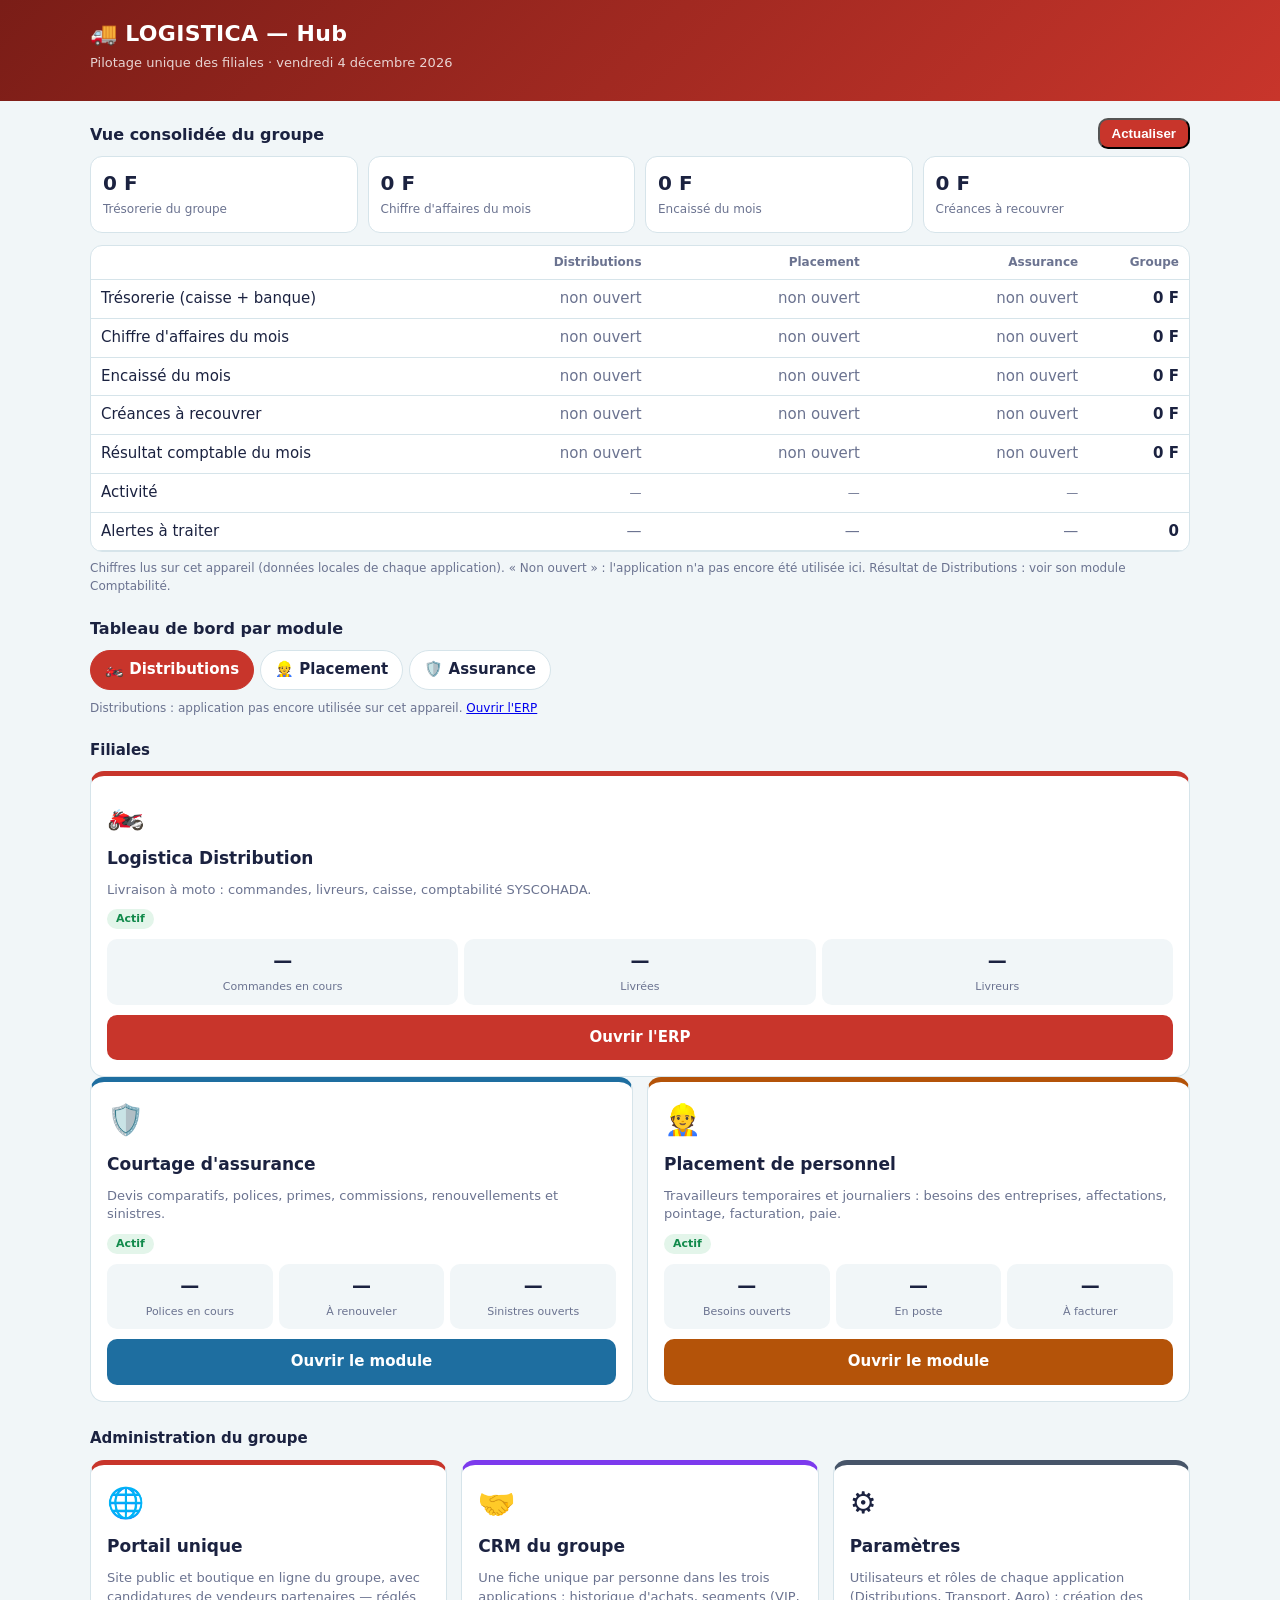
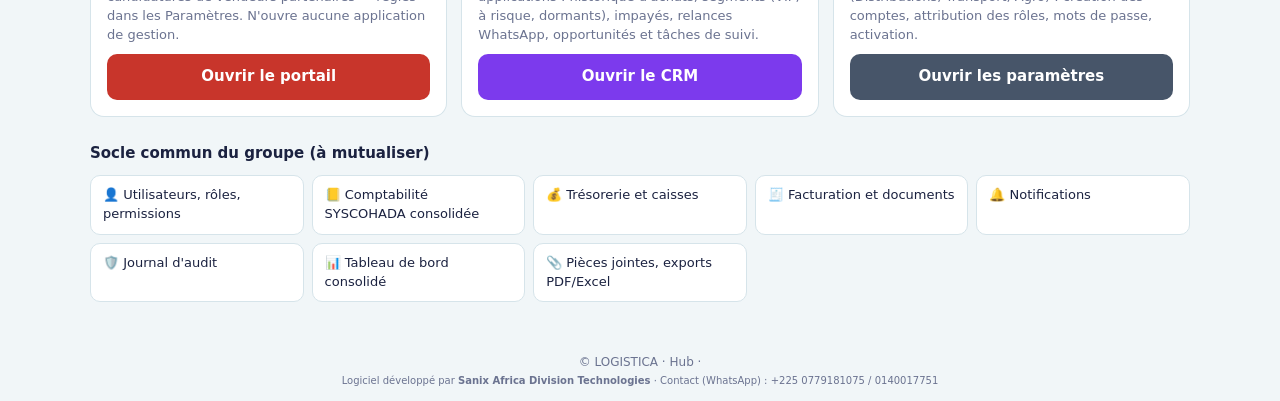
<file: index.html>
<!DOCTYPE html>
<html lang="fr">
<head>
<meta charset="utf-8">
<meta name="viewport" content="width=device-width,initial-scale=1,viewport-fit=cover">
<meta name="theme-color" content="#7a1d17">
<link rel="manifest" href="manifest-hub.webmanifest">
<link rel="icon" type="image/png" href="icons/hub-192.png">
<link rel="apple-touch-icon" href="icons/hub-apple-180.png">
<meta name="mobile-web-app-capable" content="yes"><meta name="apple-mobile-web-app-capable" content="yes"><meta name="apple-mobile-web-app-title" content="Logistica"><meta name="apple-mobile-web-app-status-bar-style" content="black-translucent">
<title>Hub LOGISTICA</title>
<style>
:root{--b:#c8352b;--b2:#7a1d17;--bg:#f1f6f8;--card:#fff;--tx:#1b2240;--mu:#6b7390;--ok:#118a4b;--wa:#b86e00;--bd:#d6e4ea;--g1:#c8352b;--g2:#c2410c;--g3:#15803d}
@media(prefers-color-scheme:dark){:root{--bg:#0a1a21;--card:#112832;--tx:#e6f0f3;--mu:#93a9b2;--bd:#1f3a46}}
*{box-sizing:border-box}
body{margin:0;font:15px/1.45 system-ui,"Segoe UI",Roboto,sans-serif;background:var(--bg);color:var(--tx);min-height:100vh}
header{background:linear-gradient(135deg,var(--b2),var(--b));color:#fff;padding:calc(18px + env(safe-area-inset-top)) 16px 28px}
.w{max-width:1100px;margin:0 auto}
header h1{margin:0;font-size:22px;letter-spacing:.3px}
header p{margin:4px 0 0;opacity:.8;font-size:13px}
.top{display:flex;justify-content:space-between;align-items:center;gap:10px;flex-wrap:wrap}
main{padding:0 16px 40px;margin-top:-16px}
.cards{display:grid;gap:14px;grid-template-columns:repeat(auto-fit,minmax(260px,1fr))}
.card{background:var(--card);border:1px solid var(--bd);border-radius:14px;padding:16px;display:flex;flex-direction:column;gap:10px;border-top:5px solid var(--c);text-decoration:none;color:inherit}
.card h2{margin:0;font-size:17px}
.card .ic{font-size:30px}
.card p{margin:0;color:var(--mu);font-size:13px}
.kp{display:grid;grid-template-columns:repeat(3,1fr);gap:6px}
.kp div{background:var(--bg);border-radius:10px;padding:8px;text-align:center}
.kp b{display:block;font-size:19px}
.kp span{font-size:11px;color:var(--mu)}
.badge{align-self:flex-start;padding:2px 9px;border-radius:99px;font-size:11px;font-weight:700;background:#e3f5ea;color:var(--ok)}
.badge.soon{background:#fff1d6;color:var(--wa)}
.btn{display:block;text-align:center;padding:12px;border-radius:10px;background:var(--c);color:#fff;font-weight:700;text-decoration:none;min-height:44px}
.btn[aria-disabled=true]{opacity:.45;pointer-events:none}
h3{margin:26px 0 10px;font-size:15px}
.mod{display:grid;gap:8px;grid-template-columns:repeat(auto-fit,minmax(200px,1fr))}
.mod div{background:var(--card);border:1px solid var(--bd);border-radius:10px;padding:10px 12px;font-size:13px}
.cons{margin:0 0 6px;padding-top:26px}td.act{white-space:normal;font-size:12px;min-width:150px;line-height:1.35}.cons h2{margin:22px 0 10px;font-size:16px}
.big{display:grid;gap:10px;grid-template-columns:repeat(auto-fit,minmax(190px,1fr));margin-bottom:12px}
.big div{background:var(--card);border:1px solid var(--bd);border-radius:12px;padding:12px}.big b{display:block;font-size:20px}.big span{font-size:12px;color:var(--mu)}
.tw{overflow:auto;border:1px solid var(--bd);border-radius:12px;background:var(--card)}table{width:100%;border-collapse:collapse}th,td{padding:8px 10px;border-bottom:1px solid var(--bd);text-align:right;white-space:nowrap}th:first-child,td:first-child{text-align:left}th{font-size:12px;color:var(--mu)}tr.t td{font-weight:800}
.nd{color:var(--mu);font-weight:400}.er{color:#c62828;font-weight:700}.ok{color:var(--ok);font-weight:700}
.tabs{display:flex;gap:6px;flex-wrap:wrap;margin-bottom:10px}.tab{border:1px solid var(--bd);background:var(--card);color:var(--tx);border-radius:99px;padding:8px 14px;font:inherit;font-weight:700;min-height:40px;cursor:pointer}.tab.on{background:var(--c);color:#fff;border-color:var(--c)}.pill{font-style:normal;background:#c62828;color:#fff;border-radius:99px;padding:0 7px;font-size:11px;margin-left:4px}
.two{display:grid;gap:12px;grid-template-columns:repeat(auto-fit,minmax(280px,1fr))}.pan{background:var(--card);border:1px solid var(--bd);border-radius:12px;padding:12px}.pan h4{margin:0 0 10px;font-size:13px;color:var(--mu)}
.bars{display:flex;align-items:flex-end;gap:8px;height:150px}.bar{flex:1;display:flex;flex-direction:column;justify-content:flex-end;align-items:center;height:100%;font-size:11px;color:var(--mu)}.bar i{display:block;width:100%;min-height:2px;border-radius:5px 5px 0 0}.bar em{font-style:normal;margin-top:4px}.bar small{font-size:10px}
.det{list-style:none;margin:0;padding:0}.det li{display:flex;justify-content:space-between;gap:8px;padding:7px 0;border-bottom:1px solid var(--bd);font-size:13px}.det li:last-child{border:0}
.note{font-size:12px;color:var(--mu);margin:8px 0 0}
footer{text-align:center;color:var(--mu);font-size:12px;padding:12px}
</style>
</head>
<body>
<header><div class="w top"><div><h1>🚚 LOGISTICA — Hub</h1><p>Pilotage unique des filiales · <span id="date"></span></p></div></div></header>
<main><div class="w">
<div id="demo-alerte" hidden role="alert" style="background:#fff1d6;border:1px solid #e0b34a;color:#6b4a00;border-radius:12px;padding:12px 14px;margin:14px 0 0;font-size:14px"></div>
<section class="cons" id="cons"><div class="flex" style="display:flex;justify-content:space-between;align-items:center;gap:8px;flex-wrap:wrap"><h2 style="margin:12px 0 10px">Vue consolidée du groupe</h2><button class="btn" id="maj" style="padding:6px 12px;min-height:0;background:var(--b)">Actualiser</button></div><div class="big" id="big"></div><div class="tw"><table id="tcons"></table></div><p class="note" id="ncons"></p></section>
<h2 style="margin:22px 0 10px;font-size:16px">Tableau de bord par module</h2>
<div class="tabs" id="tabs"></div><section id="tdb"></section>
<h3 style="margin-top:22px">Filiales</h3>
<div class="cards">
 <a class="card" data-mod="distribution" style="--c:var(--g1)" href="distribution.html" id="c-dist">
  <div class="ic">🏍️</div><h2>Logistica Distribution</h2><p>Livraison à moto : commandes, livreurs, caisse, comptabilité SYSCOHADA.</p>
  <span class="badge">Actif</span>
  <div class="kp"><div><b id="k-cmd">—</b><span>Commandes en cours</span></div><div><b id="k-liv">—</b><span>Livrées</span></div><div><b id="k-lvr">—</b><span>Livreurs</span></div></div>
  <span class="btn">Ouvrir l'ERP</span>
 </a>
 <a class="card" data-mod="transport" style="--c:var(--g2)" href="transport.html">
  <div class="ic">🚚</div><h2>Logistica &amp; Co Transport</h2><p>Taxi communal : lignes, taxis, chauffeurs, versements journaliers, arriérés, rentabilité.</p>
  <span class="badge">Actif</span>
  <div class="kp"><div><b id="t-ot">—</b><span>Encaissé du jour</span></div><div><b id="t-v">—</b><span>Taxis</span></div><div><b id="t-c">—</b><span>Chauffeurs</span></div></div>
  <span class="btn">Ouvrir l'ERP</span>
 </a>
 <a class="card" data-mod="agro" style="--c:var(--g3)" href="agro.html" id="c-agro">
  <div class="ic">🐔</div><h2>Logistica Agro</h2><p>Élevage avicole : lots, ponte, conditionnement, nutrition, prophylaxie, stock, ventes, achats, comptabilité SYSCOHADA et rapports.</p>
  <span class="badge">Actif</span>
  <div class="kp"><div><b id="a-v">—</b><span>Sujets vivants</span></div><div><b id="a-l">—</b><span>Lots en cours</span></div><div><b id="a-s">—</b><span>Stocks bas</span></div></div>
  <span class="btn">Ouvrir l'ERP</span>
 </a>
</div>
<div class="cards" id="mods-extra">
 <a class="card" data-mod="assurance" style="--c:#1e6ea0" href="assurance.html" id="c-assurance">
  <div class="ic">🛡️</div><h2>Courtage d'assurance</h2><p>Devis comparatifs, polices, primes, commissions, renouvellements et sinistres.</p>
  <span class="badge">Actif</span>
  <div class="kp"><div><b id="s-p">—</b><span>Polices en cours</span></div><div><b id="s-r">—</b><span>À renouveler</span></div><div><b id="s-s">—</b><span>Sinistres ouverts</span></div></div>
  <span class="btn">Ouvrir le module</span>
 </a>
 <a class="card" data-mod="placement" style="--c:#b45309" href="placement.html" id="c-placement">
  <div class="ic">👷</div><h2>Placement de personnel</h2><p>Travailleurs temporaires et journaliers : besoins des entreprises, affectations, pointage, facturation, paie.</p>
  <span class="badge">Actif</span>
  <div class="kp"><div><b id="p-b">—</b><span>Besoins ouverts</span></div><div><b id="p-e">—</b><span>En poste</span></div><div><b id="p-f">—</b><span>À facturer</span></div></div>
  <span class="btn">Ouvrir le module</span>
 </a>
</div>
<h3>Administration du groupe</h3>
<div class="cards">
 <a class="card" data-mod="portail" style="--c:#c8352b" href="portail.html" id="c-portail">
  <div class="ic">🌐</div><h2>Portail unique</h2><p>Site public et boutique en ligne du groupe, avec candidatures de vendeurs partenaires — réglés dans les Paramètres. N'ouvre aucune application de gestion.</p>
  <span class="btn">Ouvrir le portail</span>
 </a>
 <a class="card" data-mod="compta" style="--c:#7a1d17" href="compta-groupe.html" id="c-compta">
  <div class="ic">📒</div><h2>Comptabilité du groupe</h2><p>Contrôle d'intégrité des trois applications : opérations comptabilisées, écritures équilibrées, résultat par activité, ventes en ligne.</p>
  <span class="btn">Ouvrir la comptabilité du groupe</span>
 </a>
 <a class="card" data-mod="crm" style="--c:#7c3aed" href="crm.html" id="c-crm">
  <div class="ic">🤝</div><h2>CRM du groupe</h2><p>Une fiche unique par personne dans les trois applications : historique d'achats, segments (VIP, à risque, dormants), impayés, relances WhatsApp, opportunités et tâches de suivi.</p>
  <span class="btn">Ouvrir le CRM</span>
 </a>
 <a class="card" data-mod="parametres" style="--c:#475569" href="parametres.html" id="c-param">
  <div class="ic">⚙️</div><h2>Paramètres</h2><p>Utilisateurs et rôles de chaque application (Distributions, Transport, Agro) : création des comptes, attribution des rôles, mots de passe, activation.</p>
  <span class="btn">Ouvrir les paramètres</span>
 </a>
</div>
<h3>Socle commun du groupe (à mutualiser)</h3>
<div class="mod">
 <div>👤 Utilisateurs, rôles, permissions</div><div>📒 Comptabilité SYSCOHADA consolidée</div>
 <div>💰 Trésorerie et caisses</div><div>🧾 Facturation et documents</div>
 <div>🔔 Notifications</div><div>🛡️ Journal d'audit</div>
 <div>📊 Tableau de bord consolidé</div><div>📎 Pièces jointes, exports PDF/Excel</div>
</div>
</div></main>
<footer>© LOGISTICA · Hub · <a href="#" id="inst" hidden>📲 Installer</a><br><small>Logiciel développé par <b>Sanix Africa Division Technologies</b> · Contact (WhatsApp) : +225 0779181075 / 0140017751</small></footer>
<script src="marque.js"></script><script src="auth-engine.js"></script>
<script>
const KEY="logistica_erp_v1",$=s=>document.getElementById(s);
/* Modules et outils de l'instance (marque.js) : seuls ceux choisis apparaissent. */
const MQ=window.ERP_MARQUE||{nom:"LOGISTICA",modules:["distribution","transport","agro"],outils:["portail","compta","crm","parametres"]};
const ACTIF=id=>(MQ.modules||[]).includes(id)||(MQ.outils||[]).includes(id);
document.querySelectorAll("[data-mod]").forEach(el=>{if(!ACTIF(el.dataset.mod))el.remove()});
$("date").textContent=new Date().toLocaleDateString("fr-FR",{weekday:"long",day:"numeric",month:"long",year:"numeric"});
try{
 const S=JSON.parse(localStorage.getItem(KEY)||"null");
 if(S){
  const fin=["livree","retour_recu","echouee","annulee","brouillon"];
  $("k-cmd").textContent=(S.commandes||[]).filter(c=>!fin.includes(c.statut)).length;
  $("k-liv").textContent=(S.commandes||[]).filter(c=>c.statut==="livree").length;
  $("k-lvr").textContent=(S.livreurs||[]).length;
 }
}catch(e){}
try{
 const T=JSON.parse(localStorage.getItem("logistica_transport_v3")||"null");
 if(T){const j=new Date().toISOString().slice(0,10);$("t-ot").textContent=((T.payments||[]).filter(x=>x.statut==="confirme"&&x.date_valeur===j).reduce((s,x)=>s+(+x.montant||0),0)).toLocaleString("fr-FR")+" F";$("t-v").textContent=(T.vehicles||[]).length;$("t-c").textContent=(T.drivers||[]).length}
}catch(e){}
try{
 const As=JSON.parse(localStorage.getItem("logistica_assurance_v1")||"null");
 if(As&&$("s-p")){const j=new Date().toISOString().slice(0,10),pl=As.polices||[];$("s-p").textContent=pl.filter(p=>p.statut==="en_cours"&&p.effet<=j&&p.echeance>=j).length;const al=(As.cfg&&+As.cfg.alerte_renouvellement)||30;$("s-r").textContent=pl.filter(p=>p.statut!=="resiliee"&&!p.renouvelee_par&&Math.round((new Date(p.echeance+"T00:00:00Z")-new Date(j+"T00:00:00Z"))/864e5)<=al).length;$("s-s").textContent=(As.sinistres||[]).filter(s=>["declare","transmis","expertise","accepte"].includes(s.statut)).length}
}catch(e){}
try{
 const Pl=JSON.parse(localStorage.getItem("logistica_placement_v1")||"null");
 if(Pl&&$("p-b")){const t=Date.now(),j=new Date().toISOString().slice(0,10);$("p-b").textContent=(Pl.besoins||[]).filter(b=>b.statut==="ouvert").length;$("p-e").textContent=(Pl.affectations||[]).filter(a=>a.statut!=="annulee"&&a.statut!=="terminee"&&a.debut<=j&&a.fin>=j).length;$("p-f").textContent=(Pl.pointages||[]).filter(p=>!p.facture_id&&p.fraction>0).length+" j"}
}catch(e){}
try{
 const G=JSON.parse(localStorage.getItem("logistica_agro_v1")||"null");
 if(G){const en=(G.lots||[]).filter(l=>l.statut==="en_cours"),sor=l=>(G.sorties||[]).filter(s=>s.lot_id===l.id&&!s.annule).reduce((s,x)=>s+(+x.tetes||0),0),mor=l=>(G.suivis||[]).filter(x=>x.lot_id===l.id).reduce((s,x)=>s+(+x.morts||0),0);
  $("a-v").textContent=en.reduce((s,l)=>s+Math.max(0,l.initial-mor(l)-sor(l)),0).toLocaleString("fr-FR");$("a-l").textContent=en.length;
  const q=p=>(G.mvts||[]).filter(m=>m.produit_id===p.id).reduce((s,m)=>s+(m.sens==="entree"?m.qte:-m.qte),0);$("a-s").textContent=(G.produits||[]).filter(p=>p.categorie!=="fini"&&p.seuil>0&&q(p)<=p.seuil).length}
}catch(e){}
let DEF=null;
window.addEventListener("beforeinstallprompt",e=>{e.preventDefault();DEF=e;$("inst").hidden=false});
window.addEventListener("appinstalled",()=>{DEF=null;$("inst").hidden=true});
$("inst").onclick=async e=>{e.preventDefault();if(DEF){DEF.prompt();try{await DEF.userChoice}catch(x){}DEF=null;$("inst").hidden=true}};
if(/iphone|ipad|ipod/i.test(navigator.userAgent)&&navigator.standalone!==true){$("inst").hidden=false;$("inst").onclick=e=>{e.preventDefault();alert("Sur iPhone / iPad : toucher « Partager », puis « Sur l'écran d'accueil ».")}}

/* ---------- Vue consolidée : lecture des données locales des trois applications ---------- */
const lire=k=>{try{return JSON.parse(localStorage.getItem(k)||"null")}catch(e){return null}};
const som=(a,f)=>(a||[]).reduce((s,x)=>s+(+f(x)||0),0);
const AUJ=new Date().toISOString().slice(0,10),MOIS=AUJ.slice(0,7),jmoins=n=>new Date(Date.now()-n*864e5).toISOString().slice(0,10);
const M6=(()=>{const a=[],d=new Date();d.setDate(1);for(let i=5;i>=0;i--){const x=new Date(d.getFullYear(),d.getMonth()-i,1);a.push(x.getFullYear()+"-"+String(x.getMonth()+1).padStart(2,"0"))}return a})();
const mens=(items,dt,mt)=>M6.map(m=>som(items.filter(x=>String(dt(x)).startsWith(m)),mt));
const F=n=>Math.round(n||0).toLocaleString("fr-FR").replace(/[  ]/g," ")+" F";
const lignes=(G,cmp)=>(G.entries||[]).flatMap(e=>(e.lignes||e.lines||[]).filter(l=>cmp(l)).map(l=>({e,l})));
function resCompta(G){const dm=e=>String(e.date).startsWith(MOIS)&&e.journal!=="CLO"&&!(e.source&&e.source.type==="cloture");let p=0,c=0;(G.entries||[]).filter(dm).forEach(e=>(e.lignes||e.lines||[]).forEach(l=>{if(l.compte[0]==="7")p+=(l.credit||0)-(l.debit||0);if(l.compte[0]==="6")c+=(l.debit||0)-(l.credit||0)}));return p-c}
function treso(G){const cc=(G.settings&&G.settings.comptes)||{},set=new Set(["571","521"]);["treso_caisse","treso_banque","treso_mobile"].forEach(k=>{if(cc[k])set.add(cc[k])});(G.caisses||[]).forEach(c=>{if(c.compte)set.add(c.compte)});return som(lignes(G,l=>set.has(l.compte)),x=>(x.l.debit||0)-(x.l.credit||0))}
function distribution(G){
 if(!G||!G.commandes)return null;
 const paye=c=>som((G.fonds||[]).filter(f=>f.commande_id===c.id&&(f.type==="acompte"||f.type==="encaissement")),f=>f.montant),livrees=G.commandes.filter(c=>c.statut==="livree");
 const tres=som(G.caisses||[],c=>{const ss=(G.caisse_sessions||[]).filter(s=>s.caisse_id===c.id).sort((a,b)=>String(b.ouverte_le).localeCompare(String(a.ouverte_le))),o=ss.find(s=>s.statut==="ouverte");
  if(o)return o.fond_ouverture+som((G.caisse_mvts||[]).filter(m=>m.session_id===o.id&&m.statut==="valide"),m=>m.type==="entree"?m.montant:-m.montant);const l=ss.find(s=>s.statut==="cloturee");return l?l.fond_cloture_reel||0:0});
 const vv=(G.versements||[]).filter(v=>v.statut==="declare").length,ii=(G.incidents||[]).filter(i=>i.statut==="ouvert").length,ee=(G.caisse_sessions||[]).filter(s=>s.statut==="cloturee"&&s.ecart&&!s.ecart_regularise).length;
 const ouv=G.commandes.filter(c=>!["livree","annulee","echouee","brouillon","retour_recu"].includes(c.statut)).length;
 return{tres,ca:som(livrees.filter(c=>String(c.date).startsWith(MOIS)),c=>c.total),enc:som((G.fonds||[]).filter(f=>(f.type==="acompte"||f.type==="encaissement")&&String(f.ts).startsWith(MOIS)),f=>f.montant),
  cre:som(livrees,c=>Math.max(0,c.total-paye(c))),res:null,
  alt:vv+ii+ee,mens:mens(livrees,c=>c.date,c=>c.total),
  det:[["Commandes en cours",ouv],["Livrées (total)",livrees.length],["Livreurs",(G.livreurs||[]).length],["Caisses",(G.caisses||[]).length],["Versements à valider",vv,1],["Incidents ouverts",ii,1],["Écarts de caisse à régulariser",ee,1]],
  act:ouv+" commande(s) en cours · "+livrees.length+" livrée(s)"};
}
function transport(G){
 if(!G||!G.obligations)return null;
 const am={};(G.allocs||[]).forEach(a=>{if(a.actif)am[a.obligation_id]=(am[a.obligation_id]||0)+a.montant});const solde=o=>o.exo?0:o.montant-(am[o.id]||0);
 const ret={};(G.obligations||[]).forEach(o=>{if(solde(o)>0&&o.date_ech<jmoins((G.settings||{}).retard_alerte_jours??3))ret[o.driver_id]=1});
 const dl=n=>Math.round((new Date(n+"T00:00:00Z")-new Date(AUJ+"T00:00:00Z"))/864e5);let docs=0;
 (G.vehicles||[]).filter(v=>v.statut!=="sorti").forEach(v=>["assurance_fin","visite_fin","carte_fin"].forEach(k=>{if(v[k]&&dl(v[k])<=((G.settings||{}).delai_alerte??30))docs++}));(G.drivers||[]).forEach(d=>{if(d.permis_fin&&dl(d.permis_fin)<=((G.settings||{}).delai_alerte??30))docs++});
 return{tres:treso(G),ca:som(lignes(G,l=>l.compte===((G.settings&&G.settings.comptes&&G.settings.comptes.produit)||"706")).filter(x=>String(x.e.date).startsWith(MOIS)),x=>(x.l.credit||0)-(x.l.debit||0)),
  enc:som((G.payments||[]).filter(p=>p.statut==="confirme"&&p.type!=="depot"&&String(p.date_valeur).startsWith(MOIS)),p=>p.montant),cre:som(G.obligations,solde),res:resCompta(G),
  alt:docs+Object.keys(ret).length,
  mens:mens(lignes(G,l=>l.compte===((G.settings&&G.settings.comptes&&G.settings.comptes.produit)||"706")),x=>x.e.date,x=>(x.l.credit||0)-(x.l.debit||0)),
  det:[["Taxis en service",(G.vehicles||[]).filter(v=>v.statut==="actif").length+" / "+(G.vehicles||[]).filter(v=>v.statut!=="sorti").length],["Chauffeurs",(G.drivers||[]).length],["Encaissé du jour",F(som((G.payments||[]).filter(p=>p.statut==="confirme"&&p.type!=="depot"&&p.date_valeur===AUJ),p=>p.montant))],["Chauffeurs en retard",Object.keys(ret).length,1],["Documents à renouveler",docs,1]],
  act:(G.vehicles||[]).filter(v=>v.statut==="actif").length+"/"+(G.vehicles||[]).filter(v=>v.statut!=="sorti").length+" taxis en service · "+Object.keys(ret).length+" chauffeur(s) en retard"};
}
function agro(G){
 if(!G||!G.lots)return null;
 const sold=v=>v.total-som((G.encaiss||[]).filter(e=>e.vente_id===v.id&&e.statut==="valide"),e=>e.montant),V=(G.ventes||[]).filter(v=>v.statut==="valide");
 const q=p=>som((G.mvts||[]).filter(m=>m.produit_id===p.id),m=>m.sens==="entree"?m.qte:-m.qte);
 const lotOk={};(G.lots||[]).forEach(l=>lotOk[l.id]=l.statut==="en_cours");
 const stockBas=(G.produits||[]).filter(p=>p.categorie!=="fini"&&p.seuil>0&&q(p)<=p.seuil).length;
 const soins=(G.soins||[]).filter(s=>!s.realise_le&&!s.annule&&lotOk[s.lot_id]&&s.prevue<AUJ).length;
 const crean=V.filter(v=>sold(v)>0&&v.date<jmoins((G.settings||{}).delai_creance||30)).length;
 const en=(G.lots||[]).filter(l=>l.statut==="en_cours"),viv=l=>Math.max(0,l.initial-som((G.suivis||[]).filter(x=>x.lot_id===l.id),x=>x.morts)-som((G.sorties||[]).filter(s=>s.lot_id===l.id&&!s.annule),s=>s.tetes));
 return{tres:treso(G),ca:som(V.filter(v=>String(v.date).startsWith(MOIS)),v=>v.total),enc:som((G.encaiss||[]).filter(e=>e.statut==="valide"&&String(e.date).startsWith(MOIS)),e=>e.montant),cre:som(V,sold),res:resCompta(G),
  alt:stockBas+soins+crean,mens:mens(V,v=>v.date,v=>v.total),
  det:[["Sujets vivants",som(en,viv).toLocaleString("fr-FR")],["Lots en cours",en.length],["Stocks bas",stockBas,1],["Soins en retard",soins,1],["Créances en retard",crean,1]],
  act:som(en,viv).toLocaleString("fr-FR")+" sujets vivants · "+en.length+" lot(s) en cours"};
}
function placement(G){
 if(!G||!G.besoins)return null;
 const aff=id=>(G.affectations||[]).find(a=>a.id===id)||{},paye=f=>som((G.encaissements||[]).filter(e=>e.facture_id===f.id),e=>e.montant),F=G.factures||[];
 const aF=(G.pointages||[]).filter(p=>!p.facture_id&&p.fraction>0),aP=(G.pointages||[]).filter(p=>!p.paie_id&&p.fraction>0);
 const afac=som(aF,p=>Math.round(p.fraction*(aff(p.affectation_id).taux_client||0))),apay=som(aP,p=>Math.round(p.fraction*(aff(p.affectation_id).taux_travailleur||0)));
 const enc=som((G.encaissements||[]).filter(e=>String(e.date).startsWith(MOIS)),e=>e.montant),ca=som(F.filter(f=>String(f.date).startsWith(MOIS)),f=>f.ht),cout=som((G.paies||[]).filter(p=>String(p.date).startsWith(MOIS)),p=>p.brut);
 const ouv=(G.besoins||[]).filter(b=>b.statut==="ouvert").length,poste=(G.affectations||[]).filter(a=>a.statut!=="annulee"&&a.statut!=="terminee"&&a.debut<=AUJ&&a.fin>=AUJ).length,ret=F.filter(f=>f.statut!=="payee"&&f.echeance<AUJ).length;
 return{tres:null,ca,enc,cre:som(F,f=>f.ttc-paye(f)),res:ca-cout,alt:ouv+ret,mens:mens(F,f=>f.date,f=>f.ht),
  det:[["Besoins ouverts",ouv,1],["Personnes en poste aujourd'hui",poste],["Travailleurs",(G.travailleurs||[]).length],["Entreprises clientes",(G.clients||[]).length],["À facturer (journées pointées)",F_(afac)],["À payer aux travailleurs",F_(apay)],["Factures en retard",ret,1]],
  act:poste+" en poste · "+ouv+" besoin(s) ouvert(s)",afac};
}
const F_=n=>F(n);
function assurance(G){
 if(!G||!G.polices)return null;
 const ttc=p=>p.ttc+som((G.avenants||[]).filter(a=>a.police_id===p.id),a=>a.delta),com=p=>p.commission+som((G.avenants||[]).filter(a=>a.police_id===p.id),a=>a.delta_commission),encP=p=>som((G.encaissements||[]).filter(e=>e.police_id===p.id),e=>e.montant),recC=p=>som((G.commissions_recues||[]).filter(e=>e.police_id===p.id),e=>e.montant);
 const PL=G.polices,P=PL.filter(p=>p.statut==="en_cours"&&p.effet<=AUJ&&p.echeance>=AUJ),jr=d=>Math.round((new Date(d+"T00:00:00Z")-new Date(AUJ+"T00:00:00Z"))/864e5),al=(G.cfg&&+G.cfg.alerte_renouvellement)||30;
 const ren=PL.filter(p=>p.statut!=="resiliee"&&!p.renouvelee_par&&jr(p.echeance)<=al).length,sin=(G.sinistres||[]).filter(s=>["declare","transmis","expertise","accepte"].includes(s.statut)).length;
 const aEnc=som(PL.filter(p=>p.encaisse_par==="courtier"),p=>Math.max(0,ttc(p)-encP(p))),aCom=som(PL.filter(p=>p.encaisse_par==="assureur"),p=>Math.max(0,com(p)+(p.tva_commission||0)-recC(p)));
 const commM=som(PL.filter(p=>String(p.cree_le).startsWith(MOIS)),com);
 return{tres:null,ca:commM,enc:som((G.encaissements||[]).filter(e=>String(e.date).startsWith(MOIS)),e=>e.montant),cre:aEnc+aCom,res:null,alt:ren+sin,mens:mens(PL,p=>p.cree_le,com),
  det:[["Polices en cours",P.length],["Compagnies partenaires",(G.compagnies||[]).length],["Assurés",(G.assures||[]).length],["Polices à renouveler",ren,1],["Sinistres ouverts",sin,1],["Primes à encaisser",F(aEnc)],["Commissions à recevoir",F(aCom)]],
  act:P.length+" police(s) · "+ren+" à renouveler · "+sin+" sinistre(s)"};
}
function consolide(){
 const X=REG.map(r=>[r.nom,r.fn(lire(r.cle))]);
 const tot=k=>som(X.filter(x=>x[1]&&x[1][k]!=null),x=>x[1][k]),cell=(x,k,f)=>!x?'<span class="nd">non ouvert</span>':x[k]==null?'<span class="nd">—</span>':(f?f(x[k]):F(x[k]));
 $("big").innerHTML=[["Trésorerie du groupe",tot("tres")],["Chiffre d'affaires du mois",tot("ca")],["Encaissé du mois",tot("enc")],["Créances à recouvrer",tot("cre")]].map(([l,v])=>`<div><b>${F(v)}</b><span>${l}</span></div>`).join("");
 const row=(l,k,f)=>`<tr><td>${l}</td>${X.map(x=>`<td>${cell(x[1],k,f)}</td>`).join("")}<td><b>${F(tot(k))}</b></td></tr>`;
 $("tcons").innerHTML=`<thead><tr><th></th>${X.map(x=>`<th>${x[0]}</th>`).join("")}<th>Groupe</th></tr></thead><tbody>${row("Trésorerie (caisse + banque)","tres")}${row("Chiffre d'affaires du mois","ca")}${row("Encaissé du mois","enc")}${row("Créances à recouvrer","cre")}
  <tr><td>Résultat comptable du mois</td>${X.map(x=>`<td>${!x[1]?'<span class="nd">non ouvert</span>':x[1].res==null?'<span class="nd">dans son module</span>':'<span class="'+(x[1].res>=0?"ok":"er")+'">'+F(x[1].res)+'</span>'}</td>`).join("")}<td><b>${F(som(X.filter(x=>x[1]&&x[1].res!=null),x=>x[1].res))}</b></td></tr>
  <tr><td>Activité</td>${X.map(x=>`<td class="nd act">${x[1]?x[1].act:"—"}</td>`).join("")}<td></td></tr>
  <tr><td>Alertes à traiter</td>${X.map(x=>`<td>${x[1]?'<span class="'+(x[1].alt?"er":"ok")+'">'+x[1].alt+'</span>':'<span class="nd">—</span>'}</td>`).join("")}<td><b>${tot("alt")}</b></td></tr></tbody>`;
 tdb(X);
 $("ncons").textContent="Chiffres lus sur cet appareil (données locales de chaque application). « Non ouvert » : l'application n'a pas encore été utilisée ici. Résultat de Distributions : voir son module Comptabilité.";
}
/* ---------- Tableau de bord par module ---------- */
const TOUS=[{id:"dist",mod:"distribution",nom:"Distributions",ic:"🏍️",href:"distribution.html",c:"var(--g1)",cle:"logistica_erp_v1",fn:distribution},{id:"trans",mod:"transport",nom:"Transport",ic:"🚚",href:"transport.html",c:"var(--g2)",cle:"logistica_transport_v3",fn:transport},{id:"agro",mod:"agro",nom:"Agro",ic:"🐔",href:"agro.html",c:"var(--g3)",cle:"logistica_agro_v1",fn:agro},{id:"plac",mod:"placement",nom:"Placement",ic:"👷",href:"placement.html",c:"#b45309",cle:"logistica_placement_v1",fn:placement},{id:"assu",mod:"assurance",nom:"Assurance",ic:"🛡️",href:"assurance.html",c:"#1e6ea0",cle:"logistica_assurance_v1",fn:assurance}];
const REG=TOUS.filter(r=>ACTIF(r.mod)),MODS=REG;
let MOD=(()=>{try{return sessionStorage.getItem("hub_mod")||REG[0].id}catch(e){return REG[0].id}})();
function tdb(X){
 const i=Math.max(0,MODS.findIndex(m=>m.id===MOD)),m=MODS[i],d=X[i][1];
 $("tabs").innerHTML=MODS.map((x,k)=>`<button class="tab${k===i?" on":""}" data-m="${x.id}" style="--c:${x.c}">${x.ic} ${x.nom}${X[k][1]&&X[k][1].alt?` <i class="pill">${X[k][1].alt}</i>`:""}</button>`).join("");
 $("tabs").querySelectorAll(".tab").forEach(b=>b.onclick=()=>{MOD=b.dataset.m;try{sessionStorage.setItem("hub_mod",MOD)}catch(e){}tdb(X)});
 if(!d){$("tdb").innerHTML=`<p class="note">${m.nom} : application pas encore utilisée sur cet appareil. <a href="${m.href}">Ouvrir l'ERP</a></p>`;return}
 const mx=Math.max(1,...d.mens.map(Math.abs)),tile=(l,v,w)=>`<div><b${w?' class="er"':""}>${v}</b><span>${l}</span></div>`;
 const bars=d.mens.map((v,k)=>`<div class="bar"><i style="height:${Math.round(Math.abs(v)/mx*100)}%;background:${m.c}" title="${F(v)}"></i><em>${M6[k].slice(5)}/${M6[k].slice(2,4)}</em><small>${v?Math.round(v/1000).toLocaleString("fr-FR")+" k":"—"}</small></div>`).join("");
 $("tdb").innerHTML=`<div class="big" style="--c:${m.c}">${tile("Trésorerie",d.tres==null?"—":F(d.tres))}${tile("Chiffre d'affaires du mois",F(d.ca))}${tile("Encaissé du mois",F(d.enc))}${tile("Créances à recouvrer",F(d.cre))}${tile("Résultat du mois",d.res==null?"voir module":F(d.res),d.res!=null&&d.res<0)}${tile("Alertes à traiter",d.alt,d.alt>0)}</div>
 <div class="two"><div class="pan"><h4>Chiffre d'affaires — 6 derniers mois</h4><div class="bars">${bars}</div></div>
 <div class="pan"><h4>Indicateurs</h4><ul class="det">${d.det.map(([l,v,w])=>`<li><span>${l}</span><b class="${w&&+v>0?"er":""}">${v}</b></li>`).join("")}</ul><a class="btn" style="--c:${m.c};margin-top:10px" href="${m.href}">Ouvrir ${m.nom}</a></div></div>`;
}
$("maj").onclick=consolide;window.addEventListener("storage",consolide);document.addEventListener("visibilitychange",()=>{if(!document.hidden)consolide()});consolide();

if("serviceWorker"in navigator&&/^https?:$/.test(location.protocol))navigator.serviceWorker.register("sw.js").catch(()=>{});

/* Mise en production : des données de démonstration encore présentes sur cet appareil faussent la vue consolidée. */
(function(){
 const APPS=[["Distributions","logistica_erp_v1",["logistica_compta_distribution","logistica_portail_v1"],"distribution"],["Transport","logistica_transport_v3",["logistica_compta_transport","logistica_transport_files"],"transport"],["Agro","logistica_agro_v1",["logistica_compta_agro"],"agro"]].filter(a=>ACTIF(a[3]));
 try{
  if(LOGISTICA_AUTH.demoOn())return;
  const trouves=APPS.filter(([n,k])=>{try{const S=JSON.parse(localStorage.getItem(k)||"null");return S&&LOGISTICA_AUTH.demoUsers(S.users)}catch(e){return false}});
  if(!trouves.length)return;
  const box=$("demo-alerte");box.hidden=false;
  box.innerHTML='<b>⚠ Données de démonstration détectées sur cet appareil</b> ('+trouves.map(x=>x[0]).join(", ")+'). Elles apparaissent dans la vue consolidée ci-dessous.<div style="margin-top:8px"><button type="button" id="demo-purge" style="font:700 14px Arial;padding:10px 14px;border-radius:9px;border:0;background:#c62828;color:#fff;cursor:pointer;min-height:42px">Effacer les données de démonstration de cet appareil</button></div>';
  $("demo-purge").onclick=function(){
   if(!confirm("Effacer les données de démonstration de : "+trouves.map(x=>x[0]).join(", ")+" ?\n\nLes applications repartiront d'une base vide avec l'administrateur "+((MQ.admin&&MQ.admin.nom)||"KESSIE")+". Cette action est définitive pour cet appareil."))return;
   trouves.forEach(([n,k,der])=>{[k].concat(der).forEach(x=>{try{localStorage.removeItem(x)}catch(e){}});try{localStorage.removeItem("logistica_demo_garde_"+n);localStorage.removeItem("logistica_sync_base_"+n.toLowerCase().replace(/s$/,""))}catch(e){}});
   try{sessionStorage.clear()}catch(e){}
   location.reload();
  };
 }catch(e){}
})();
</script>
</body>
</html>
</file>
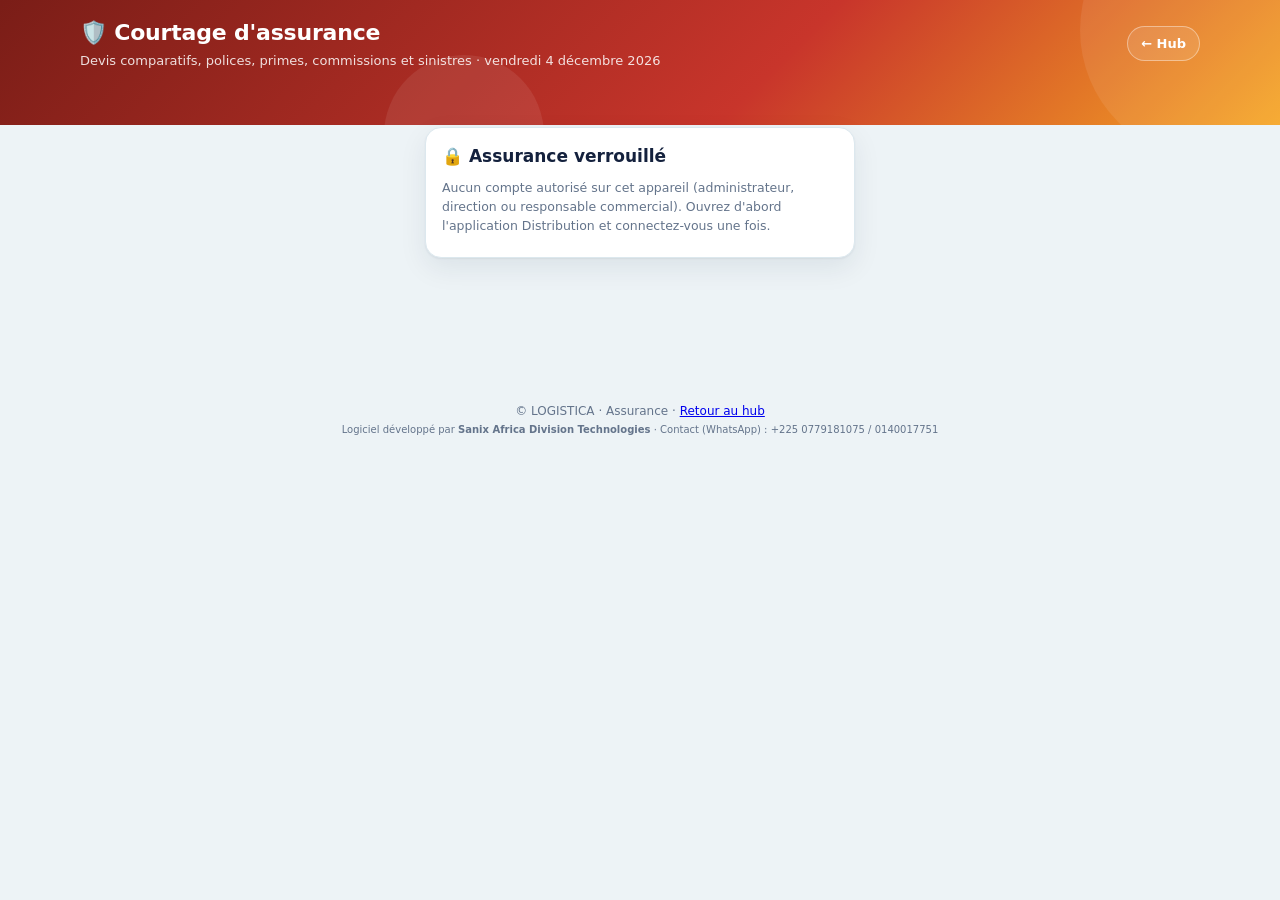
<file: assurance.html>
<!DOCTYPE html>
<html lang="fr">
<head>
<meta charset="utf-8">
<meta name="viewport" content="width=device-width,initial-scale=1,viewport-fit=cover">
<meta name="theme-color" content="#7a1d17">
<meta name="referrer" content="no-referrer">
<link rel="manifest" href="manifest-hub.webmanifest">
<link rel="icon" type="image/png" href="icons/hub-192.png">
<link rel="apple-touch-icon" href="icons/hub-apple-180.png">
<meta name="mobile-web-app-capable" content="yes"><meta name="apple-mobile-web-app-capable" content="yes"><meta name="apple-mobile-web-app-status-bar-style" content="black-translucent">
<title>Courtage d'assurance — LOGISTICA</title>
<link rel="stylesheet" href="modules.css">
</head>
<body>
<header><div class="w top"><div><h1>🛡️ Courtage d'assurance</h1><p>Devis comparatifs, polices, primes, commissions et sinistres · <span id="date"></span></p></div><div style="display:flex;gap:8px;align-items:center;flex-wrap:wrap"><span id="who" style="font-size:13px"></span><button class="back" id="lock" hidden type="button" data-a="lock">🔒 Verrouiller</button><a class="back" href="index.html">← Hub</a></div></div></header>
<main><div class="w" id="app"></div></main>
<div id="toast" role="status" aria-live="polite"></div>
<footer>© LOGISTICA · Assurance · <a href="index.html">Retour au hub</a><br><small>Logiciel développé par <b>Sanix Africa Division Technologies</b> · Contact (WhatsApp) : +225 0779181075 / 0140017751</small></footer>
<script src="passerelle-config.js"></script>
<script src="sync-engine.js"></script>
<script src="marque.js"></script><script src="auth-engine.js"></script>
<script src="shell-engine.js"></script>
<script src="assurance-engine.js"></script>
<script>
const $=s=>document.getElementById(s),A=LOGISTICA_ASSURANCE,{E,fc,av,kpi,ilya}=LOGISTICA_SHELL;
$("date").textContent=new Date().toLocaleDateString("fr-FR",{weekday:"long",day:"numeric",month:"long",year:"numeric"});
const auj=()=>new Date().toISOString().slice(0,10),S=()=>A.etat(),opts=(o,sel)=>Object.keys(o).map(k=>`<option value="${E(k)}"${k===sel?" selected":""}>${E(o[k])}</option>`).join("");
const as=id=>S().assures.find(x=>x.id===id)||{nom:"?"},co=id=>S().compagnies.find(x=>x.id===id)||{nom:"?"},po=id=>S().polices.find(x=>x.id===id)||{};
const fd=d=>d?String(d).split("-").reverse().join("/"):"—",vide=t=>`<div class="empty">${t}</div>`;
let SH=null;const ST_=()=>SH?SH.ST:{q:{}};
const rech=(k,ph)=>`<div class="f"><label style="flex:1;min-width:200px">Recherche<input data-q="${k}" type="search" placeholder="${ph}" value="${E(ST_().q[k]||"")}"></label></div>`;
const bd=(t,c)=>`<span class="bd ${c||"mu"}">${E(t)}</span>`;
const stP=p=>{const s=A.statutPolice(S(),p);return s==="en_cours"?bd("En cours",""):s==="expiree"?bd("Expirée","wa"):s==="resiliee"?bd("Résiliée","wa"):bd("À venir")};
const joursR=p=>Math.round((Date.parse(p.echeance+"T00:00:00Z")-Date.parse(auj()+"T00:00:00Z"))/864e5);
const brOpts=opts(A.BRANCHES);
/* ---------- Écrans ---------- */
function pil(){const r=A.resume(),R=A.aRenouveler(),h=new Date().getHours(),sal=h<12?"Bonjour":h<18?"Bon après-midi":"Bonsoir";
 return`<div class="hello"><h2>${sal} 👋</h2><p class="note">${r.polices_en_cours} police(s) en cours · ${r.a_renouveler} à renouveler · ${r.sinistres_ouverts} sinistre(s) ouvert(s).</p></div>
 <div class="kpis">${kpi("💼",r.commissions_mois,"fc","Commissions émises ce mois")}${kpi("📄",r.primes_mois,"fc","Primes émises ce mois (TTC)")}${kpi("💳",r.encaisse_mois,"fc","Primes encaissées ce mois")}${kpi("⏳",r.a_encaisser,"fc","Primes à encaisser",{er:r.impayes>0})}${kpi("↗️",r.a_reverser,"fc","À reverser aux compagnies")}${kpi("🧾",r.commissions_a_recevoir,"fc","Commissions à recevoir")}</div>
 <div class="two"><div class="pan"><h3 style="margin-top:0">🔄 Renouvellements à traiter</h3>${R.length?`<ul class="det">${R.slice(0,8).map(p=>`<li><span><b>${E(as(p.assure_id).nom)}</b> · ${E(A.BRANCHES[p.branche])} · ${E(co(p.compagnie_id).nom)}<br><span class="note">${E(p.numero)} · échéance ${fd(p.echeance)} (${joursR(p)<0?"dépassée de "+(-joursR(p))+" j":"dans "+joursR(p)+" j"})</span></span><button class="btn sm" data-a="renouv" data-v="${p.id}">Renouveler</button></li>`).join("")}</ul>`:vide("Aucune police à renouveler prochainement.")}</div>
 <div class="pan"><h3 style="margin-top:0">À suivre</h3><ul class="det"><li><span>Sinistres ouverts</span><b class="${r.sinistres_ouverts?"er":""}">${r.sinistres_ouverts}</b></li><li><span>Primes impayées (délai dépassé)</span><b class="${r.impayes?"er":""}">${r.impayes}</b></li><li><span>Polices expirées non renouvelées</span><b class="${r.expirees?"er":""}">${r.expirees}</b></li><li><span>Assurés</span><b>${r.assures}</b></li></ul><p style="margin-top:12px"><button class="btn" data-a="tab" data-v="dev">📝 Nouveau devis</button> <button class="btn g" data-a="tab" data-v="sin">🚨 Sinistres</button></p></div></div>`}
function ass(ST){const q=A.norm(ST.q.ass||""),L=S().assures.filter(a=>!q||A.norm(a.nom).includes(q)||String(a.tel).replace(/\D/g,"").includes(q.replace(/\D/g,"")||"~"));
 return`<div class="pan"><h3 style="margin-top:0">➕ Nouvel assuré</h3><form data-f="ass"><div class="f"><label>Nom / raison sociale<input name="nom" required maxlength="100"></label><label>Téléphone<input name="tel" required inputmode="tel" maxlength="25"></label><label>Type<select name="type"><option value="particulier">Particulier</option><option value="entreprise">Entreprise</option></select></label><label>E-mail<input name="email" type="email" maxlength="100"></label><label>Adresse<input name="adresse" maxlength="160"></label></div><button class="btn" type="submit">Enregistrer</button></form></div>
 ${rech("ass","Nom ou téléphone…")}${L.length?`<div class="grid">${L.map(a=>{const P=S().polices.filter(p=>p.assure_id===a.id);return`<div class="bc"><div class="meta">${av(a.nom,44)}<div><b>${E(a.nom)}</b><br><span class="note">${E(a.tel)} · ${a.type==="entreprise"?"Entreprise":"Particulier"}</span></div></div><div class="note">${P.length} police(s) · ${P.filter(p=>A.statutPolice(S(),p)==="en_cours").length} en cours</div><div class="acts"><a class="btn sm g" href="tel:${E(String(a.tel).replace(/[^\d+]/g,""))}">📞</a><a class="btn sm g" target="_blank" rel="noopener noreferrer" href="https://wa.me/${E(String(a.tel).replace(/\D/g,""))}">💬</a></div></div>`}).join("")}</div>`:vide("Aucun assuré.")}`}
function cmp(){return`<div class="pan"><h3 style="margin-top:0">➕ Nouvelle compagnie partenaire</h3><form data-f="cmp"><div class="f"><label>Compagnie<input name="nom" required maxlength="100"></label><label>Contact<input name="contact" maxlength="80"></label><label>Téléphone<input name="tel" maxlength="25"></label><label>E-mail<input name="email" type="email" maxlength="100"></label><label>Commission par défaut (%)<input name="taux" type="number" min="0" max="40" step="0.5" value="10"></label></div><button class="btn" type="submit">Enregistrer</button></form></div>
 ${S().compagnies.length?`<div class="grid">${S().compagnies.map(c=>{const P=S().polices.filter(p=>p.compagnie_id===c.id);return`<div class="bc"><div class="meta"><b>${E(c.nom)}</b>${bd(c.taux+" %","")}</div><div class="note">${E(c.contact||"—")} · ${E(c.tel||"—")}</div><div class="note">${P.length} police(s) · commissions ${fc(P.reduce((s,p)=>s+A.commPolice(S(),p),0))}</div><div class="acts">${Object.keys(c.taux_branche).map(b=>bd(A.BRANCHES[b].split(" ")[0]+" "+c.taux_branche[b]+" %")).join(" ")}<button class="btn sm g" data-a="tbr" data-v="${c.id}">Taux par branche</button></div></div>`}).join("")}</div>`:vide("Aucune compagnie. Ajoutez vos partenaires pour comparer leurs offres.")}`}
function propF(i){return`<fieldset style="border:1px solid var(--bd);border-radius:12px;padding:8px 12px;margin:8px 0"><legend class="note">Proposition ${i}</legend><div class="f"><label>Compagnie<select name="c${i}"><option value="">—</option>${S().compagnies.map(c=>`<option value="${c.id}">${E(c.nom)}</option>`).join("")}</select></label><label>Prime nette (F)<input name="pn${i}" type="number" min="0" step="100"></label><label>Accessoires (F)<input name="ac${i}" type="number" min="0" step="100"></label><label>Taxes (F)<input name="tx${i}" type="number" min="0" step="100"></label></div><div class="f"><label style="flex:1">Garanties<input name="ga${i}" maxlength="600"></label><label>Franchise<input name="fr${i}" maxlength="120"></label></div></fieldset>`}
function dev(ST){if(ST.sel)return devDet(ST.sel);const D=S().devis.slice().reverse();
 return`<div class="pan"><h3 style="margin-top:0">📝 Nouveau devis comparatif</h3>${S().assures.length&&S().compagnies.length?`<form data-f="dev"><div class="f"><label>Assuré<select name="assure_id">${S().assures.map(a=>`<option value="${a.id}">${E(a.nom)}</option>`).join("")}</select></label><label>Branche<select name="branche">${brOpts}</select></label><label style="flex:1;min-width:240px">Risque à assurer<input name="risque" required maxlength="300" placeholder="Toyota Yaris AB-123-CI, usage personnel"></label></div>${propF(1)}${propF(2)}${propF(3)}<p class="note">Saisissez les primes telles que la compagnie les fixe (nette, accessoires, taxes) : le logiciel ne calcule aucune taxe d'assurance.</p><button class="btn" type="submit">Créer le devis</button></form>`:`<p class="note">Ajoutez d'abord un assuré et au moins une compagnie.</p>`}</div>
 ${D.length?`<div class="grid">${D.map(q=>`<a class="bc" href="#" data-a="ouvrir" data-v="${q.id}"><div class="meta"><b>${E(as(q.assure_id).nom)}</b>${q.statut==="accepte"?bd("Accepté",""):q.statut==="refuse"?bd("Refusé","wa"):bd("En cours")}</div><div class="note">${E(q.numero)} · ${E(A.BRANCHES[q.branche])} · ${fd(q.date)}</div><div>${q.propositions.length} proposition(s) · meilleure : <b>${fc(A.meilleure(q).ttc)}</b></div></a>`).join("")}</div>`:vide("Aucun devis.")}`}
function devDet(id){const q=S().devis.find(x=>x.id===id),best=A.meilleure(q);
 return`<p><button class="btn g sm" data-a="retour">← Devis</button></p><div class="pan"><h3 style="margin-top:0">${E(q.numero)} — ${E(as(q.assure_id).nom)} ${q.statut==="accepte"?bd("Accepté",""):q.statut==="refuse"?bd("Refusé","wa"):""}</h3><p class="note">${E(A.BRANCHES[q.branche])} · ${E(q.risque)}</p></div>
 <div class="tw"><table><thead><tr><th>Compagnie</th><th class="n">Prime nette</th><th class="n">Accessoires</th><th class="n">Taxes</th><th class="n">TTC</th><th>Garanties / franchise</th><th></th></tr></thead><tbody>${q.propositions.map((p,i)=>`<tr><td><b>${E(co(p.compagnie_id).nom)}</b>${p===best?" "+bd("Moins cher",""):""}</td><td class="n">${fc(p.prime_nette)}</td><td class="n">${fc(p.accessoires)}</td><td class="n">${fc(p.taxes)}</td><td class="n"><b>${fc(p.ttc)}</b></td><td>${E(p.garanties||"—")}${p.franchise?"<br><span class='note'>Franchise : "+E(p.franchise)+"</span>":""}</td><td>${q.statut==="en_cours"?`<button class="btn sm" data-a="emettre" data-v="${q.id}|${i}">Choisir</button>`:""}</td></tr>`).join("")}</tbody></table></div>
 ${q.statut==="en_cours"?`<p><button class="btn sm er" data-a="drefus" data-v="${q.id}">Devis refusé par le client</button></p>`:""}${q.police_id?`<p><a class="btn sm g" href="#" data-a="tab-pol" data-v="${q.police_id}">Voir la police émise</a></p>`:""}`}
function pol(ST){if(ST.sel)return polDet(ST.sel);const q=A.norm(ST.q.pol||""),f=ST.fpol||"",L=S().polices.filter(p=>{const st=A.statutPolice(S(),p);return(!q||A.norm(p.numero).includes(q)||A.norm(as(p.assure_id).nom).includes(q))&&(!f||(f==="renouv"?A.aRenouveler().includes(p):st===f))}).slice().reverse();
 return`${rech("pol","N° de police ou assuré…")}<div class="chips">${[["","Toutes"],["en_cours","En cours"],["renouv","À renouveler"],["expiree","Expirées"],["resiliee","Résiliées"]].map(([k,l])=>`<button class="chip ${f===k?"on":""}" data-a="fpol" data-v="${k}">${l}</button>`).join("")}</div><p class="note">${L.length} police(s) · <button class="btn sm g" data-a="csv" data-v="polices">⬇ Exporter (Excel)</button></p>
 ${L.length?`<div class="tw"><table><thead><tr><th>N°</th><th>Assuré</th><th>Compagnie</th><th>Branche</th><th>Échéance</th><th class="n">TTC</th><th class="n">Commission</th><th>État</th></tr></thead><tbody>${L.map(p=>`<tr><td><a href="#" data-a="ouvrir" data-v="${p.id}">${E(p.numero)}</a></td><td>${E(as(p.assure_id).nom)}</td><td>${E(co(p.compagnie_id).nom)}</td><td>${E(A.BRANCHES[p.branche])}</td><td>${fd(p.echeance)}</td><td class="n">${fc(A.ttcPolice(S(),p))}</td><td class="n">${fc(A.commPolice(S(),p))}</td><td>${stP(p)}</td></tr>`).join("")}</tbody></table></div>`:vide("Aucune police. Émettez-en une depuis un devis, ou directement ci-dessous.")}
 <div class="pan" style="margin-top:14px"><h3 style="margin-top:0">➕ Police sans devis</h3>${S().assures.length&&S().compagnies.length?`<form data-f="pol"><div class="f"><label>Assuré<select name="assure_id">${S().assures.map(a=>`<option value="${a.id}">${E(a.nom)}</option>`).join("")}</select></label><label>Compagnie<select name="compagnie_id">${S().compagnies.map(c=>`<option value="${c.id}">${E(c.nom)}</option>`).join("")}</select></label><label>Branche<select name="branche">${brOpts}</select></label><label>N° de police<input name="numero" required maxlength="40"></label></div><div class="f"><label>Effet<input name="effet" type="date" value="${auj()}" required></label><label>Échéance<input name="echeance" type="date"></label><label>Prime nette<input name="prime_nette" type="number" min="1" required></label><label>Accessoires<input name="accessoires" type="number" min="0"></label><label>Taxes<input name="taxes" type="number" min="0"></label><label>Prime payée à<select name="encaisse_par"><option value="courtier">Le courtier</option><option value="assureur">La compagnie</option></select></label></div><label class="note">Risque<input name="risque" maxlength="300" style="width:100%"></label> <button class="btn" type="submit">Émettre</button></form>`:`<p class="note">Ajoutez d'abord un assuré et une compagnie.</p>`}</div>`}
function polDet(id){const p=po(id),s=S(),enc=A.encPrime(s,p),ttc=A.ttcPolice(s,p),due=A.dueCompagnie(s,p),Sn=s.sinistres.filter(x=>x.police_id===id),Av=s.avenants.filter(x=>x.police_id===id);
 return`<p><button class="btn g sm" data-a="retour">← Polices</button></p><div class="pan"><h3 style="margin-top:0">${E(p.numero)} ${stP(p)}</h3><p class="note">${E(as(p.assure_id).nom)} · ${E(co(p.compagnie_id).nom)} · ${E(A.BRANCHES[p.branche])}<br>Du ${fd(p.effet)} au ${fd(p.echeance)} · ${E(p.risque||"")}</p>
 <ul class="det"><li><span>Prime nette</span><b>${fc(p.prime_nette)}</b></li><li><span>Accessoires + taxes (fixés par la compagnie)</span><b>${fc(p.accessoires+p.taxes)}</b></li><li><span>Prime TTC${Av.length?" (avenants inclus)":""}</span><b>${fc(ttc)}</b></li><li><span>Commission (${p.taux} %)</span><b>${fc(A.commPolice(s,p))}</b></li>
 ${p.encaisse_par==="courtier"?`<li><span>Encaissé par le cabinet</span><b>${fc(enc)}</b></li><li><span>Reste à encaisser</span><b class="${ttc-enc>0?"er":""}">${fc(ttc-enc)}</b></li><li><span>Dû à la compagnie</span><b>${fc(due)}</b></li>`:`<li><span>Prime payée directement à la compagnie</span><b>—</b></li><li><span>Commission reçue</span><b>${fc(A.commRecue(s,p))} / ${fc(A.commPolice(s,p))}</b></li>`}</ul>
 <div class="acts" style="display:flex;gap:6px;flex-wrap:wrap;margin-top:10px">${p.encaisse_par==="courtier"?`${ttc-enc>0?`<button class="btn sm" data-a="encp" data-v="${p.id}">Encaisser la prime</button>`:""}${due>0?`<button class="btn sm g" data-a="rev" data-v="${p.id}">Reverser à la compagnie</button>`:""}`:`<button class="btn sm" data-a="crec" data-v="${p.id}">Commission reçue</button>`}
 ${p.statut==="en_cours"?`<button class="btn sm g" data-a="avn" data-v="${p.id}">Avenant</button><button class="btn sm g" data-a="renouv" data-v="${p.id}">Renouveler</button><button class="btn sm er" data-a="resil" data-v="${p.id}">Résilier</button>`:""}</div></div>
 ${Av.length?`<div class="pan"><h3 style="margin-top:0">Avenants</h3><ul class="det">${Av.map(a=>`<li><span>${fd(a.date)} · ${E(a.objet)}</span><b>${a.delta>=0?"+":""}${fc(a.delta)}</b></li>`).join("")}</ul></div>`:""}
 <div class="pan"><h3 style="margin-top:0">🚨 Déclarer un sinistre</h3><form data-f="sin"><input type="hidden" name="police_id" value="${p.id}"><div class="f"><label>Date<input name="date" type="date" max="${auj()}" value="${auj()}" required></label><label>Lieu<input name="lieu" maxlength="160"></label><label style="flex:1">Nature du sinistre<input name="nature" required maxlength="300"></label><label>Montant estimé (F)<input name="estime" type="number" min="0"></label></div><button class="btn" type="submit">Déclarer</button></form>${Sn.length?`<ul class="det" style="margin-top:10px">${Sn.map(x=>`<li><span>${E(x.numero)} · ${fd(x.date)} · ${E(x.nature)}</span>${bd(A.ETAPES_SIN[x.statut],x.statut==="refuse"?"wa":"")}</li>`).join("")}</ul>`:""}</div>`}
function sin(ST){const L=S().sinistres.slice().reverse(),o=["declare","transmis","expertise","accepte"];
 return`<p class="note">${L.filter(x=>o.includes(x.statut)).length} sinistre(s) ouvert(s). Déclarez un sinistre depuis la fiche de la police.</p>${L.length?`<div class="grid">${L.map(x=>{const p=po(x.police_id);return`<div class="bc"><div class="meta"><b>${E(x.numero)}</b>${bd(A.ETAPES_SIN[x.statut],x.statut==="refuse"?"wa":"")}</div><div class="note">${E(as(p.assure_id).nom)} · ${E(p.numero||"")} · ${fd(x.date)}</div><div>${E(x.nature)}</div>${x.estime?`<div class="note">Estimé ${fc(x.estime)}${x.indemnite?" · indemnisé "+fc(x.indemnite):""}</div>`:""}<div class="acts">${(A.SUIVANT[x.statut]||[]).map(n=>`<button class="btn sm ${n==="refuse"||n==="clos"?"g":""}" data-a="sav" data-v="${x.id}|${n}">${E(A.ETAPES_SIN[n])}</button>`).join("")}</div><details><summary class="note">Historique</summary><ul class="det">${x.historique.map(h=>`<li><span>${E(A.ETAPES_SIN[h.statut])}${h.note?" — "+E(h.note):""}</span><span class="note">${ilya(h.t)}</span></li>`).join("")}</ul></details></div>`}).join("")}</div>`:vide("Aucun sinistre déclaré.")}`}
function reg(){const c=A.cfg(),E2=A.ecritures();
 return`<div class="pan"><h3 style="margin-top:0">⚙️ Réglages du cabinet</h3><form data-f="reg"><div class="f"><label>N° d'agrément (CIMA)<input name="agrement" maxlength="80" value="${E(c.agrement)}"></label><label>TVA sur commissions (%)<input name="tva_commission" type="number" min="0" max="30" step="0.5" value="${c.tva_commission}"></label><label>Alerte de renouvellement (jours)<input name="alerte_renouvellement" type="number" min="0" max="180" value="${c.alerte_renouvellement}"></label><label>Délai de paiement de prime (jours)<input name="delai_prime" type="number" min="0" max="180" value="${c.delai_prime}"></label></div><button class="btn" type="submit">Enregistrer</button></form><p class="note">Le régime de TVA applicable à vos commissions est à confirmer avec votre expert-comptable (0 par défaut). Les taxes d'assurance ne sont jamais calculées ici : elles figurent dans la prime fixée par la compagnie.</p></div>
 <div class="pan"><h3 style="margin-top:0">📒 Écritures SYSCOHADA</h3><p class="note">${E2.length} écriture(s), ${A.equilibre(E2)?"toutes équilibrées":"⚠ déséquilibre détecté"}. Prime encaissée : 553 / 571 / 5211 en contrepartie de 4712 (reçue pour le compte de la compagnie) · commission : 4712 / 7061 (+ 4431) · reversement : 4712 / trésorerie · prime payée directement à la compagnie : commission 4111 / 7061.</p><button class="btn g sm" data-a="csv" data-v="ecritures">⬇ Exporter le journal (Excel)</button></div>
 <div class="pan"><h3 style="margin-top:0">Journal d'audit</h3><ul class="det">${S().audit.slice(-12).reverse().map(a=>`<li><span>${E(a.action)} — ${E(a.detail)}</span><span class="note">${E(a.par)} · ${ilya(a.t)}</span></li>`).join("")||"<li>Aucune action.</li>"}</ul></div>`}
function dl(nom,txt){const u=URL.createObjectURL(new Blob([txt],{type:"text/csv;charset=utf-8"})),l=document.createElement("a");l.href=u;l.download=nom;document.body.appendChild(l);l.click();l.remove();setTimeout(()=>URL.revokeObjectURL(u),2000)}
const mode=(def)=>{const m=prompt("Mode de paiement : "+A.MODES.join(", "),def||"Espèces");if(m==null)return null;const r=m==="Espèces"?"":prompt("Référence de la transaction :")||"";return[m,r]};
/* ---------- Actions ---------- */
SH=LOGISTICA_SHELL.init({id:"assurance",titre:"Assurance",
 vues:[{id:"pil",nom:"Accueil",ic:"🏠",fn:pil,badge:()=>A.resume().a_renouveler},{id:"ass",nom:"Assurés",ic:"👥",fn:ass},{id:"cmp",nom:"Compagnies",ic:"🏛️",fn:cmp},{id:"dev",nom:"Devis",ic:"📝",fn:dev},{id:"pol",nom:"Polices",ic:"📄",fn:pol},{id:"sin",nom:"Sinistres",ic:"🚨",fn:sin,badge:()=>A.resume().sinistres_ouverts},{id:"reg",nom:"Réglages",ic:"⚙️",fn:reg}],
 action(a,v,b,ST,agir,par){
  if(a==="fpol"){ST.fpol=v;return SH.render()}
  if(a==="tab-pol"){ST.tab="pol";ST.sel=v;return SH.render()}
  if(a==="tbr"){const br=prompt("Branche ("+Object.keys(A.BRANCHES).join(", ")+") :","auto");if(!br)return;const t=prompt("Taux de commission (%) :","10");if(t==null)return;return agir(()=>A.tauxBranche(par(),v,br,t.replace(",",".")),"Taux enregistré.")}
  if(a==="emettre"){const[id,i]=v.split("|"),n=prompt("N° de police donné par la compagnie :");if(!n)return;const ef=prompt("Date d'effet (AAAA-MM-JJ) :",auj());if(!ef)return;const ep=confirm("La prime sera-t-elle payée au CABINET ?\nOK = le cabinet encaisse et reverse ; Annuler = payée directement à la compagnie.")?"courtier":"assureur";return agir(()=>{const p=A.emettreDepuisDevis(par(),id,+i,{numero:n,effet:ef,encaisse_par:ep});ST.tab="pol";ST.sel=p.id;return p},"Police émise.")}
  if(a==="drefus"){const m=prompt("Motif du refus (obligatoire) :")||"";return agir(()=>A.refuserDevis(par(),v,m),"Devis refusé.")}
  if(a==="encp"){const p=po(v),r=A.ttcPolice(S(),p)-A.encPrime(S(),p),m=prompt("Montant encaissé (reste "+r+" F) :",r);if(m==null)return;const x=mode();if(!x)return;return agir(()=>A.encaisserPrime(par(),v,m,x[0],x[1]),"Prime encaissée.")}
  if(a==="rev"){const d=A.dueCompagnie(S(),po(v)),m=prompt("Montant reversé (dû "+d+" F) :",d);if(m==null)return;const x=mode("Virement");if(!x)return;return agir(()=>A.reverserCompagnie(par(),v,m,x[0],x[1]),"Reversement enregistré.")}
  if(a==="crec"){const p=po(v),m=prompt("Commission reçue (F) :",A.commPolice(S(),p));if(m==null)return;const x=mode("Virement");if(!x)return;return agir(()=>A.recevoirCommission(par(),v,m,x[0],x[1]),"Commission enregistrée.")}
  if(a==="avn"){const o=prompt("Objet de l'avenant :");if(!o)return;const dl_=prompt("Variation de la prime TTC (F, négative pour une ristourne) :","0");if(dl_==null)return;return agir(()=>A.avenant(par(),v,{objet:o,delta:dl_.replace(",",".")}),"Avenant enregistré.")}
  if(a==="resil"){const m=prompt("Motif de la résiliation (obligatoire) :")||"";if(!m)return;const d=prompt("Date de résiliation (AAAA-MM-JJ) :",auj());return agir(()=>A.resilier(par(),v,d,m),"Police résiliée.")}
  if(a==="renouv"){const n=prompt("N° de la nouvelle police (donné par la compagnie) :");if(!n)return;return agir(()=>{const p=A.renouveler(par(),v,{numero:n});ST.tab="pol";ST.sel=p.id;return p},"Police renouvelée (vérifiez la prime).")}
  if(a==="sav"){const[id,n]=v.split("|");let note="",ind="";if(n==="refuse"||n==="clos")note=prompt("Motif (obligatoire) :")||"";else{note=prompt("Note (facultatif) :")||"";if(n==="indemnise")ind=prompt("Indemnité versée (F) :")||""}return agir(()=>A.avancerSinistre(par(),id,n,note,ind),"Sinistre mis à jour.")}
  if(a==="csv")return dl(v==="polices"?"polices.csv":"journal-assurance.csv",v==="polices"?A.exportPolices():A.csvEcritures());
 },
 changer(){},
 formulaire(k,d,f,ST,agir,par){
  if(k==="ass")return agir(()=>A.ajouterAssure(par(),Object.fromEntries(d)),"Assuré enregistré.");
  if(k==="cmp")return agir(()=>A.ajouterCompagnie(par(),Object.fromEntries(d)),"Compagnie enregistrée.");
  if(k==="dev"){const P=[1,2,3].filter(i=>d.get("c"+i)).map(i=>({compagnie_id:d.get("c"+i),prime_nette:d.get("pn"+i),accessoires:d.get("ac"+i),taxes:d.get("tx"+i),garanties:d.get("ga"+i),franchise:d.get("fr"+i)}));return agir(()=>A.creerDevis(par(),{assure_id:d.get("assure_id"),branche:d.get("branche"),risque:d.get("risque"),propositions:P}),"Devis créé.")}
  if(k==="pol")return agir(()=>A.emettrePolice(par(),Object.fromEntries(d)),"Police émise.");
  if(k==="sin")return agir(()=>A.declarerSinistre(par(),Object.fromEntries(d)),"Sinistre déclaré.");
  if(k==="reg")return agir(()=>A.reglages(par(),Object.fromEntries(d)),"Réglages enregistrés.")}});
LOGISTICA_SYNC.init({app:"assurance",nom:"Assurance",get:()=>A.etat(),persist:()=>A.sauver(),refresh:()=>{if(SH.garde())SH.render()},qui:()=>SH.session()?SH.session().nom:"poste"});
if("serviceWorker"in navigator&&/^https?:$/.test(location.protocol))navigator.serviceWorker.register("sw.js").catch(()=>{});
</script>
</body>
</html>
</file>
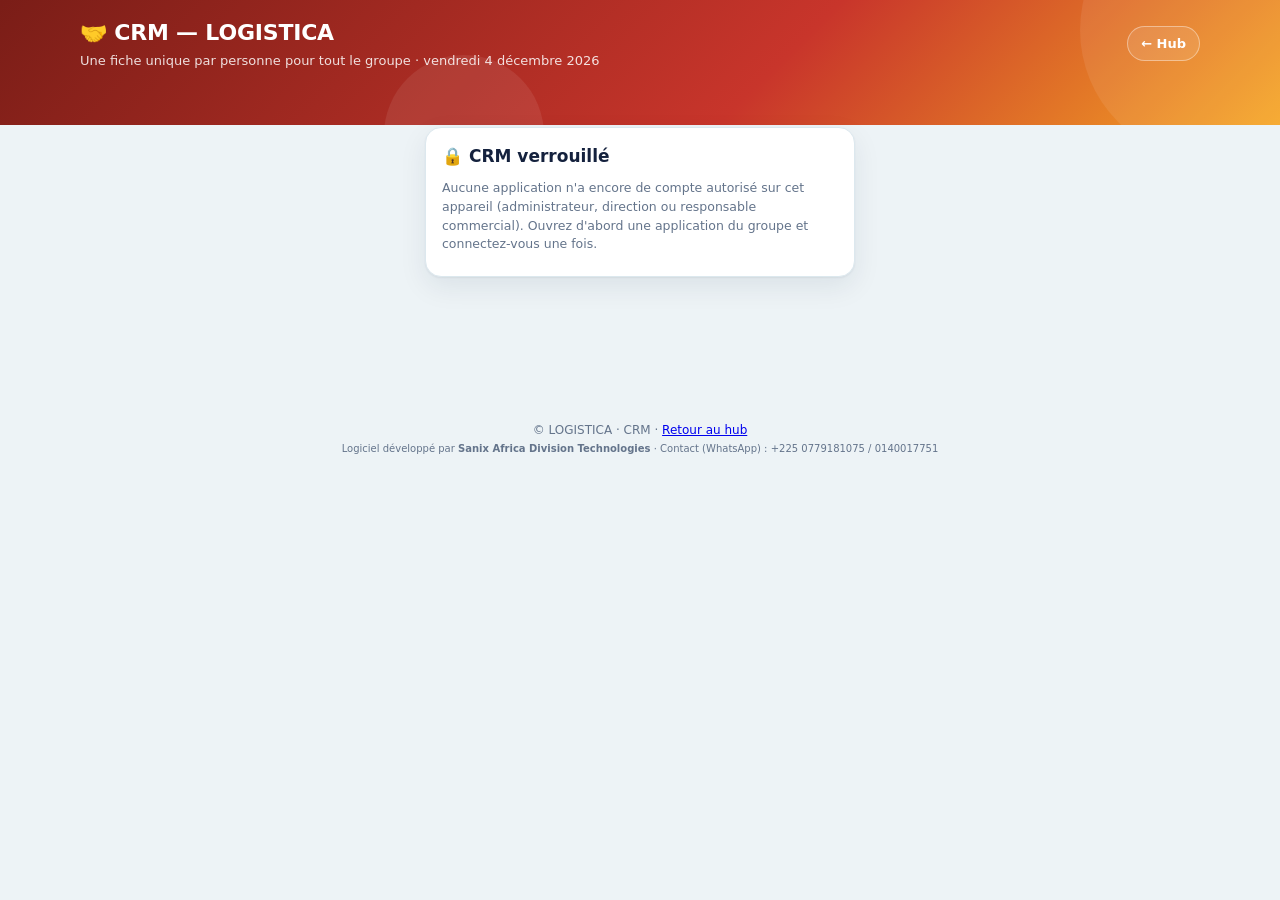
<file: crm.html>
<!DOCTYPE html>
<html lang="fr">
<head>
<meta charset="utf-8">
<meta name="viewport" content="width=device-width,initial-scale=1,viewport-fit=cover">
<meta name="theme-color" content="#7a1d17">
<meta name="referrer" content="no-referrer">
<link rel="manifest" href="manifest-hub.webmanifest">
<link rel="icon" type="image/png" href="icons/hub-192.png">
<link rel="apple-touch-icon" href="icons/hub-apple-180.png">
<meta name="mobile-web-app-capable" content="yes"><meta name="apple-mobile-web-app-capable" content="yes"><meta name="apple-mobile-web-app-title" content="Logistica"><meta name="apple-mobile-web-app-status-bar-style" content="black-translucent">
<title>CRM — LOGISTICA</title>
<style>
:root{--b:#c8352b;--b2:#7a1d17;--a:#f5a524;--bg:#edf3f6;--card:#fff;--tx:#14213d;--mu:#64748b;--ok:#118a4b;--wa:#b86e00;--er:#c62828;--bd:#dce8ee;--c:#c8352b;--soft:#f4f9fb;--sh:0 1px 2px rgba(15,40,60,.06),0 10px 28px rgba(15,40,60,.08);--r:16px}
@media(prefers-color-scheme:dark){:root{--bg:#0a1a21;--card:#112832;--tx:#e6f0f3;--mu:#93a9b2;--bd:#1f3a46;--soft:#0e2129;--sh:0 1px 2px rgba(0,0,0,.3),0 10px 28px rgba(0,0,0,.35)}}
*{box-sizing:border-box}
html{scroll-behavior:smooth}
body{margin:0;font:15px/1.5 system-ui,"Segoe UI",Roboto,sans-serif;background:var(--bg);color:var(--tx);min-height:100vh;-webkit-tap-highlight-color:transparent}
.w{max-width:1120px;margin:0 auto}
header{position:relative;overflow:hidden;background:linear-gradient(135deg,var(--b2),var(--b) 60%,#f5a524);color:#fff;padding:calc(16px + env(safe-area-inset-top)) 16px 54px}
header:before,header:after{content:"";position:absolute;border-radius:50%;background:rgba(255,255,255,.08);pointer-events:none}
header:before{width:260px;height:260px;right:-60px;top:-100px}header:after{width:160px;height:160px;left:30%;bottom:-90px}
header h1{margin:0;font-size:22px;letter-spacing:-.2px}header p{margin:2px 0 0;opacity:.85;font-size:13px}
.top{display:flex;justify-content:space-between;align-items:center;gap:10px;flex-wrap:wrap;position:relative}
.back{color:#fff;text-decoration:none;font-weight:700;font-size:13px;border:1px solid rgba(255,255,255,.4);border-radius:99px;padding:7px 13px;background:rgba(255,255,255,.1);font-family:inherit;cursor:pointer;transition:background .15s}
.back:hover{background:rgba(255,255,255,.22)}
.gs{position:relative;margin-top:14px;max-width:560px}
.gs input{width:100%;margin:0;padding:12px 16px 12px 42px;border-radius:99px;border:0;font-size:15px;box-shadow:0 6px 20px rgba(0,0,0,.18);background:#fff;color:#14213d;min-height:46px}
.gs:before{content:"🔍";position:absolute;left:15px;top:11px;font-size:16px;z-index:1}
.gs kbd{position:absolute;right:14px;top:12px;font:600 11px system-ui;color:#64748b;border:1px solid #cbd5e1;border-radius:6px;padding:2px 6px;background:#f8fafc}
.gsr{position:absolute;left:0;right:0;top:54px;background:var(--card);color:var(--tx);border-radius:14px;box-shadow:var(--sh);overflow:hidden;z-index:40;border:1px solid var(--bd)}
.gsr button{display:flex;gap:10px;align-items:center;width:100%;border:0;background:none;color:inherit;padding:9px 12px;text-align:left;font:inherit;cursor:pointer}
.gsr button:hover,.gsr button:focus{background:var(--soft);outline:0}
main{padding:0 16px 96px;margin-top:-34px;position:relative}
h2{margin:18px 0 10px;font-size:17px}h3{margin:16px 0 8px;font-size:14px}
.note{font-size:12.5px;color:var(--mu);margin:6px 0}
.tabs{display:flex;gap:6px;overflow-x:auto;margin:0 0 14px;padding:6px;background:var(--card);border-radius:99px;box-shadow:var(--sh);position:sticky;top:8px;z-index:30;scrollbar-width:none}
.tabs::-webkit-scrollbar{display:none}
.tab{flex:0 0 auto;border:0;background:none;color:var(--mu);border-radius:99px;padding:9px 14px;font:inherit;font-weight:700;min-height:42px;cursor:pointer;transition:background .18s,color .18s,transform .12s;white-space:nowrap;position:relative}
.tab:hover{background:var(--soft);color:var(--tx)}.tab:active{transform:scale(.96)}
.tab.on{background:linear-gradient(135deg,var(--b),#f5a524);color:#fff;box-shadow:0 4px 12px rgba(14,116,144,.35)}
.tab .ti{display:inline-block;margin-right:5px}
.pill{font-style:normal;background:var(--er);color:#fff;border-radius:99px;padding:0 7px;font-size:11px;margin-left:5px;display:inline-block;min-width:18px;text-align:center}
.vue{animation:rise .3s ease both}
@keyframes rise{from{opacity:0;transform:translateY(10px)}to{opacity:1;transform:none}}
.pan,.card{background:var(--card);border:1px solid var(--bd);border-radius:var(--r);padding:16px;box-shadow:var(--sh)}
.hello{background:linear-gradient(135deg,var(--card),var(--soft));border:1px solid var(--bd);border-radius:var(--r);padding:18px;box-shadow:var(--sh);margin-bottom:14px}
.hello h2{margin:0 0 2px;font-size:21px}.hello .sub{color:var(--mu);margin:0 0 12px}
.today{display:flex;gap:8px;flex-wrap:wrap}
.chip{display:inline-flex;align-items:center;gap:6px;border:1px solid var(--bd);background:var(--card);color:var(--tx);border-radius:99px;padding:7px 13px;font:inherit;font-weight:700;font-size:13px;cursor:pointer;transition:transform .12s,box-shadow .15s,background .15s;min-height:38px}
.chip:hover{box-shadow:0 4px 12px rgba(15,40,60,.12);transform:translateY(-1px)}.chip:active{transform:scale(.97)}
.chip.on{background:var(--c);color:#fff;border-color:var(--c)}.chip.warn{border-color:#f3c98b;background:#fff7ea;color:#8a5200}.chip.bad{border-color:#f1b0b0;background:#fdecec;color:#a11d1d}
.chip small{font-weight:600;opacity:.7}
.kpis{display:grid;gap:12px;grid-template-columns:repeat(auto-fit,minmax(200px,1fr));margin-bottom:14px}
.kpi{background:var(--card);border:1px solid var(--bd);border-radius:var(--r);padding:14px 14px 12px;box-shadow:var(--sh);position:relative;overflow:hidden;transition:transform .15s,box-shadow .15s}
.kpi:hover{transform:translateY(-2px)}
.kpi .ic{width:34px;height:34px;border-radius:11px;display:grid;place-items:center;font-size:17px;background:var(--soft);margin-bottom:8px}
.kpi b.n{display:block;font-size:24px;letter-spacing:-.4px;line-height:1.1}.kpi span.l{font-size:12.5px;color:var(--mu)}
.kpi .sp{position:absolute;right:10px;top:12px;opacity:.95}
.two{display:grid;gap:14px;grid-template-columns:repeat(auto-fit,minmax(300px,1fr))}
.donut{display:flex;gap:16px;align-items:center;flex-wrap:wrap}.donut svg{flex:0 0 auto}
.leg{list-style:none;margin:0;padding:0;flex:1;min-width:160px}.leg li{display:flex;align-items:center;gap:8px;padding:5px 0;font-size:13px}.leg i{width:11px;height:11px;border-radius:50%;flex:0 0 auto}.leg a{margin-left:auto;font-weight:700;color:var(--tx);text-decoration:none}
.ins{list-style:none;margin:0;padding:0;display:grid;gap:8px}.ins li{display:flex;gap:10px;align-items:center;background:var(--soft);border-radius:12px;padding:10px 12px;font-size:14px}.ins button{margin-left:auto}
.av{--h:200;display:inline-grid;place-items:center;flex:0 0 auto;width:var(--s,40px);height:var(--s,40px);border-radius:50%;background:hsl(var(--h) 55% 46%);color:#fff;font-weight:800;font-size:calc(var(--s,40px)*.38);letter-spacing:.5px;user-select:none}
.bar{height:6px;border-radius:99px;background:var(--soft);overflow:hidden;margin-top:5px}.bar i{display:block;height:100%;background:linear-gradient(90deg,var(--b),#f5a524);border-radius:99px;transition:width .6s ease}
.rank{list-style:none;margin:0;padding:0}.rank li{display:flex;gap:12px;align-items:center;padding:9px 0;border-bottom:1px solid var(--bd);cursor:pointer}.rank li:last-child{border:0}.rank .m{flex:1;min-width:0}.rank .m b{display:block;white-space:nowrap;overflow:hidden;text-overflow:ellipsis}
.f{display:flex;gap:10px;flex-wrap:wrap;align-items:flex-end;margin:10px 0}.f label{display:block;font-size:12px;color:var(--mu);font-weight:600}
input,select,textarea{font:inherit;padding:9px 12px;border:1px solid var(--bd);border-radius:12px;background:var(--card);color:var(--tx);min-height:42px;display:block;margin-top:3px;max-width:100%;transition:border-color .15s,box-shadow .15s}
input:focus,select:focus,textarea:focus,.btn:focus-visible,.tab:focus-visible,.chip:focus-visible,.cl:focus-visible{outline:0;border-color:var(--b);box-shadow:0 0 0 3px rgba(14,116,144,.25)}
.btn{display:inline-flex;align-items:center;gap:6px;justify-content:center;padding:9px 15px;border-radius:12px;background:linear-gradient(135deg,var(--b),#139fb5);color:#fff;font:inherit;font-weight:700;text-decoration:none;min-height:42px;border:0;cursor:pointer;transition:transform .12s,box-shadow .15s,filter .15s}
.btn:hover{filter:brightness(1.07);box-shadow:0 6px 16px rgba(14,116,144,.3)}.btn:active{transform:scale(.97)}
.btn.g{background:var(--card);color:var(--tx);border:1px solid var(--bd)}.btn.er{background:var(--er);color:#fff}.btn.ok{background:var(--ok)}.btn.wa{background:#1fa855}.btn.sm{min-height:36px;padding:6px 12px;font-size:13px}.btn[disabled]{opacity:.45;pointer-events:none}
.bd{display:inline-block;padding:2px 9px;border-radius:99px;font-size:11px;font-weight:700;background:#e3f5ea;color:var(--ok);margin-right:4px}.bd.wa{background:#fff1d6;color:var(--wa)}.bd.er{background:#fde3e3;color:var(--er)}.bd.mu{background:var(--soft);color:var(--mu)}.bd.vip{background:#fff3c4;color:#8a6500}
.er{color:var(--er);font-weight:700}.ok{color:var(--ok);font-weight:700}
.segs{display:flex;gap:8px;overflow-x:auto;padding:2px 2px 10px;scrollbar-width:none}.segs::-webkit-scrollbar{display:none}
.tools{display:flex;gap:10px;flex-wrap:wrap;align-items:flex-end;justify-content:space-between}
.seg2{display:inline-flex;border:1px solid var(--bd);border-radius:12px;overflow:hidden}.seg2 button{border:0;background:var(--card);color:var(--mu);padding:8px 12px;font:inherit;font-weight:700;cursor:pointer;min-height:40px}.seg2 button.on{background:var(--c);color:#fff}
.grid{display:grid;gap:12px;grid-template-columns:repeat(auto-fill,minmax(270px,1fr))}
.cl{display:flex;gap:12px;align-items:flex-start;background:var(--card);border:1px solid var(--bd);border-radius:var(--r);padding:13px;box-shadow:var(--sh);cursor:pointer;transition:transform .15s,box-shadow .15s,border-color .15s;animation:rise .3s ease both}
.cl:hover{transform:translateY(-2px);border-color:var(--b)}
.cl .m{flex:1;min-width:0}.cl .m b{display:block;white-space:nowrap;overflow:hidden;text-overflow:ellipsis;font-size:15px}
.cl .meta{font-size:12.5px;color:var(--mu);margin:2px 0 6px}
.cl .st{display:flex;flex-wrap:wrap;gap:4px 12px;font-size:12.5px;color:var(--mu);margin-top:6px}.cl .st span{white-space:nowrap}.cl .st b{display:inline;color:var(--tx);font-size:13px}
.qa{display:inline-grid;place-items:center;width:38px;height:38px;border-radius:12px;background:var(--soft);text-decoration:none;font-size:17px;transition:transform .12s,background .15s}
.qa:hover{background:#d8f1ec;transform:scale(1.08)}.qa.wa{background:#dff6e8}
.cl .acts{display:flex;flex-direction:column;gap:6px}
.tw{overflow:auto;border:1px solid var(--bd);border-radius:var(--r);background:var(--card);box-shadow:var(--sh)}table{width:100%;border-collapse:collapse}th,td{padding:10px 12px;border-bottom:1px solid var(--bd);text-align:left;white-space:nowrap}th{font-size:12px;color:var(--mu);background:var(--soft)}td.r,th.r{text-align:right}tr.cl{cursor:pointer;display:table-row;box-shadow:none;border-radius:0;border:0;animation:none}tr.cl:hover{background:var(--soft);transform:none}
.profile{display:flex;gap:16px;align-items:center;flex-wrap:wrap}.profile h2{margin:0;font-size:22px}
.quick{display:flex;gap:8px;flex-wrap:wrap;margin:12px 0 0}
.kv{display:grid;gap:10px;grid-template-columns:repeat(auto-fit,minmax(130px,1fr));margin-top:14px}.kv div{background:var(--soft);border-radius:12px;padding:10px 12px}.kv b{display:block;font-size:17px}.kv span{font-size:12px;color:var(--mu)}
.tl{list-style:none;margin:0;padding:0 0 0 18px;border-left:2px solid var(--bd)}.tl li{position:relative;padding:0 0 14px 14px}.tl li:before{content:attr(data-i);position:absolute;left:-31px;top:-2px;width:26px;height:26px;border-radius:50%;background:var(--card);border:2px solid var(--bd);display:grid;place-items:center;font-size:13px}
.tl .d{font-size:12px;color:var(--mu)}
.det{list-style:none;margin:0;padding:0}.det li{display:flex;justify-content:space-between;gap:8px;padding:8px 0;border-bottom:1px solid var(--bd);font-size:13.5px}.det li:last-child{border:0}
.kan{display:grid;gap:10px;grid-template-columns:repeat(auto-fit,minmax(168px,1fr));align-items:start}
.col{background:var(--soft);border:1px solid var(--bd);border-top:4px solid var(--k,#94a3b8);border-radius:var(--r);padding:10px;min-height:120px;transition:background .15s,box-shadow .15s}
.col.over{background:#dff3f6;box-shadow:inset 0 0 0 2px var(--b)}.col h4{margin:2px 4px 10px;font-size:13px;display:flex;justify-content:space-between;gap:6px}
.opp{background:var(--card);border:1px solid var(--bd);border-radius:12px;padding:10px;margin-bottom:8px;box-shadow:0 1px 3px rgba(15,40,60,.08);cursor:grab;transition:transform .12s,box-shadow .15s}
.opp:active{cursor:grabbing}.opp.drag{opacity:.45;transform:rotate(2deg)}.opp:hover{box-shadow:var(--sh)}
.tk{display:flex;gap:12px;align-items:center;background:var(--card);border:1px solid var(--bd);border-radius:14px;padding:10px 12px;margin-bottom:8px;box-shadow:var(--sh);transition:opacity .3s,transform .3s}
.tk .cb{width:26px;height:26px;border-radius:50%;border:2px solid var(--bd);background:var(--card);display:grid;place-items:center;cursor:pointer;flex:0 0 auto;font-size:14px;color:#fff;transition:background .2s,border-color .2s;padding:0}
.tk .cb:hover{border-color:var(--ok)}.tk.fait .cb{background:var(--ok);border-color:var(--ok)}.tk.fait .t{text-decoration:line-through;color:var(--mu)}
.tk .t{flex:1;min-width:0}.due{font-size:12px;font-weight:700;border-radius:99px;padding:3px 9px;background:var(--soft);color:var(--mu)}.due.late{background:#fde3e3;color:var(--er)}.due.today{background:#fff1d6;color:var(--wa)}
.addrow{display:flex;gap:8px;flex-wrap:wrap}.addrow input{flex:1;min-width:180px;margin:0}
.rc{display:flex;gap:12px;align-items:flex-start;background:var(--card);border:1px solid var(--bd);border-radius:var(--r);padding:13px;margin-bottom:10px;box-shadow:var(--sh);animation:rise .3s ease both}
.rc .m{flex:1;min-width:0}.rc .msgp{font-size:13px;color:var(--mu);background:var(--soft);border-radius:10px;padding:8px 10px;margin:6px 0;white-space:pre-wrap}
.empty{text-align:center;padding:30px 16px;color:var(--mu)}.empty .big{font-size:42px;display:block;margin-bottom:6px}
#toast{position:fixed;left:50%;bottom:22px;transform:translate(-50%,20px);background:#7a1d17;color:#fff;padding:11px 18px;border-radius:99px;box-shadow:0 10px 30px rgba(0,0,0,.3);font-weight:600;opacity:0;pointer-events:none;transition:opacity .25s,transform .25s;z-index:60;max-width:92vw;text-align:center}
#toast.on{opacity:1;transform:translate(-50%,0)}#toast.er{background:var(--er)}
.cf{position:fixed;top:-20px;z-index:70;font-size:22px;pointer-events:none;animation:fall 1.5s ease-in forwards}
@keyframes fall{to{transform:translate(var(--dx),105vh) rotate(var(--rot));opacity:.9}}
.msg{border-radius:12px;padding:10px 12px;margin:10px 0;font-size:14px;background:#e3f5ea;color:var(--ok)}.msg.er{background:#fde3e3;color:var(--er)}
.gate{max-width:430px;margin:36px auto}
footer{text-align:center;color:var(--mu);font-size:12px;padding:12px 12px 90px}
@media(max-width:700px){
 header{padding-bottom:48px}.hm{display:none}
 .tabs{position:fixed;left:8px;right:8px;bottom:calc(8px + env(safe-area-inset-bottom));top:auto;margin:0;border-radius:20px;justify-content:space-between;box-shadow:0 10px 30px rgba(0,0,0,.25)}
 .tab{flex:1 0 auto;padding:6px 10px;display:flex;flex-direction:column;align-items:center;gap:0;font-size:11px;min-height:50px}.tab .ti{margin:0;font-size:18px}
 #toast{bottom:84px}
 .gs kbd{display:none}
}
@media(prefers-reduced-motion:reduce){*{animation:none!important;transition:none!important;scroll-behavior:auto!important}}
</style>
</head>
<body>
<header><div class="w top"><div><h1>🤝 CRM — LOGISTICA</h1><p>Une fiche unique par personne pour tout le groupe · <span id="date"></span></p></div><div style="display:flex;gap:8px;align-items:center;flex-wrap:wrap"><span id="who" style="font-size:13px"></span><button class="back" id="lock" hidden type="button" data-a="lock">🔒 Verrouiller</button><a class="back" href="index.html">← Hub</a></div></div>
<div class="w"><div class="gs" id="gsw" hidden><input id="gs" type="search" placeholder="Rechercher un contact : nom, téléphone…" autocomplete="off" aria-label="Recherche rapide d'un contact"><kbd>/</kbd><div class="gsr" id="gsr" hidden role="listbox"></div></div></div></header>
<main><div class="w" id="app"></div></main>
<div id="toast" role="status" aria-live="polite"></div>
<footer>© LOGISTICA · CRM · <a href="index.html">Retour au hub</a><br><small>Logiciel développé par <b>Sanix Africa Division Technologies</b> · Contact (WhatsApp) : +225 0779181075 / 0140017751</small></footer>
<script src="passerelle-config.js"></script>
<script src="sync-engine.js"></script>
<script src="marque.js"></script><script src="auth-engine.js"></script>
<script src="crm-engine.js"></script>
<script>
const $=s=>document.getElementById(s),C=LOGISTICA_CRM,E=C.esc,MQ=window.ERP_MARQUE||{modules:["distribution","transport","agro"]},APPS_UI=C.APPS.filter(a=>(MQ.modules||[]).includes(a[0])),fc=n=>Math.round(n||0).toLocaleString("fr-FR").replace(/[  ]/g," ")+" F";
$("date").textContent=new Date().toLocaleDateString("fr-FR",{weekday:"long",day:"numeric",month:"long",year:"numeric"});
/* ---------- Accès : un administrateur, la direction ou un responsable commercial de l'une des trois applications ---------- */
const ROLES_OK=["admin","direction","commercial"],DUREE=30*60*1000,SK="logistica_crm_sess";
let SESS=null,TRY={n:0,until:0},ST={tab:"pil",q:"",seg:"",app:"",page:0,sel:null,msg:null,er:false,mq:"",vue:"cartes",focus:null};
try{const s=JSON.parse(sessionStorage.getItem(SK)||"null");if(s&&s.exp>Date.now())SESS=s}catch(e){}
const lire=k=>{try{return JSON.parse(localStorage.getItem(k)||"null")}catch(e){return null}};
function comptes(){const L=[];C.APPS.forEach(([id,key,nom])=>{const G=lire(key);if(!G)return;(G.users||[]).filter(u=>u.actif!==false&&ROLES_OK.includes(u.role)).forEach(u=>L.push({app:id,appNom:nom,key,id:u.id,nom:u.nom,role:u.role}))});return L}
const par=()=>SESS?SESS.nom+" ("+SESS.appNom+")":"?";
function msg(t,er){ST.msg=t;ST.er=!!er}
function garde(){if(SESS&&SESS.exp<Date.now()){SESS=null;try{sessionStorage.removeItem(SK)}catch(e){}}if(SESS){SESS.exp=Date.now()+DUREE;try{sessionStorage.setItem(SK,JSON.stringify(SESS))}catch(e){}}return !!SESS}
/* ---------- Données ---------- */
let L=[],P=null;
function charger(){L=C.contacts();P=C.pilotage(L)}
const SEGC={vip:"#f5b301",fidele:"#118a4b",nouveau:"#f5a524",actif:"#c8352b",risque:"#f59e0b",dormant:"#94a3b8",prospect:"#8b5cf6",partenaire:"#ec4899"};
const fmt=(v,f)=>v==null||!isFinite(v)?"—":f==="fc"?fc(v):f==="p"?Math.round(v)+" %":Math.round(v).toLocaleString("fr-FR").replace(/[  ]/g," ");
function ilya(d){if(!d)return"—";const j=Math.floor((Date.now()-Date.parse(String(d).slice(0,10)+"T00:00:00Z"))/864e5);if(!isFinite(j))return"—";if(j<=0)return"aujourd'hui";if(j===1)return"hier";if(j<31)return"il y a "+j+" j";if(j<365)return"il y a "+Math.round(j/30)+" mois";return"il y a "+Math.round(j/365)+" an"+(j>=730?"s":"")}
const hue=s=>{let h=0;for(const c of String(s))h=(h*31+c.charCodeAt(0))%360;return h};
const ini=n=>String(n).replace(/[^\p{L}\s]/gu,"").trim().split(/\s+/).slice(0,2).map(w=>(w[0]||"").toUpperCase()).join("")||"?";
const av=(n,s)=>`<span class="av" style="--h:${hue(n)};--s:${s||40}px" aria-hidden="true">${E(ini(n))}</span>`;
const kpi=(ic,v,f,l,x)=>{x=x||{};return`<div class="kpi"><div class="ic" aria-hidden="true">${ic}</div><b class="n ${x.er?"er":""}" ${v!=null&&isFinite(v)?`data-n="${v}" data-f="${f}"`:""}>${fmt(v,f)}</b><span class="l">${l}</span>${x.sp?`<span class="sp">${x.sp}</span>`:""}</div>`};
function spark(v,w,h){const mx=Math.max(1,...v),n=v.length,pts=v.map((x,i)=>[Math.round(2+i*(w-4)/(n-1)),Math.round(h-3-(x/mx)*(h-8))]),d=pts.map((p,i)=>(i?"L":"M")+p[0]+" "+p[1]).join(" ");
 return`<svg width="${w}" height="${h}" viewBox="0 0 ${w} ${h}" aria-hidden="true"><path d="${d} L${w-2} ${h} L2 ${h} Z" fill="rgba(14,116,144,.13)"/><path d="${d}" fill="none" stroke="#c8352b" stroke-width="2" stroke-linecap="round" stroke-linejoin="round"/></svg>`}
function donut(parts){const tot=parts.reduce((s,p)=>s+p.n,0),R=38,C2=2*Math.PI*R;let off=0;
 return`<svg width="128" height="128" viewBox="0 0 100 100" role="img" aria-label="Répartition des contacts par segment"><circle cx="50" cy="50" r="${R}" fill="none" stroke="var(--soft)" stroke-width="14"/>${tot?parts.filter(p=>p.n).map(p=>{const len=p.n/tot*C2,s=`<circle cx="50" cy="50" r="${R}" fill="none" stroke="${p.c}" stroke-width="14" stroke-dasharray="${len.toFixed(2)} ${(C2-len).toFixed(2)}" stroke-dashoffset="${(-off).toFixed(2)}" transform="rotate(-90 50 50)"/>`;off+=len;return s}).join(""):""}<text x="50" y="50" text-anchor="middle" font-size="17" font-weight="800" fill="currentColor">${tot}</text><text x="50" y="62" text-anchor="middle" font-size="7" fill="#64748b">contacts</text></svg>`}
const segBd=s=>`<span class="bd ${s==="vip"?"vip":s==="risque"||s==="dormant"?"wa":s==="fidele"||s==="nouveau"||s==="actif"?"":"mu"}">${E(C.SEG[s]||s)}</span>`;

const appsBd=f=>Object.keys(f.apps).map(k=>`<span class="bd mu">${E(f.apps[k])}</span>`).join("");
/* ---------- Écrans ---------- */
function gate(){const cs=comptes();
 if(!cs.length)return`<div class="pan gate"><h2 style="margin-top:0">🔒 CRM verrouillé</h2><p class="note">Aucune application n'a encore de compte autorisé sur cet appareil (administrateur, direction ou responsable commercial). Ouvrez d'abord une application du groupe et connectez-vous une fois.</p></div>`;
 return`<form id="gate" class="pan gate"><h2 style="margin-top:0">🔒 Accès au CRM</h2><p class="note">Réservé à l'administrateur, à la direction et aux responsables commerciaux. Saisissez votre mot de passe habituel.</p>
 ${ST.msg?`<div class="msg ${ST.er?"er":""}" role="alert">${E(ST.msg)}</div>`:""}
 <div class="f"><label>Compte<select name="u">${cs.map((c,i)=>`<option value="${i}">${E(c.nom)} — ${E(c.appNom)} (${E(c.role)})</option>`).join("")}</select></label>
 <label>Mot de passe<input type="password" name="pwd" autocomplete="current-password" required></label></div><button class="btn" type="submit">Déverrouiller</button></form>`}
function tabs(){const T=[["pil","🏠","Accueil"],["con","👥","Contacts"],["pip","🎯","Opportunités"],["tac","✅","Tâches"],["rel","📣","Relances"],["qua","🧹","Qualité"],["reg","⚙️","Réglages"]],ret=P.taches_retard,rel=P.a_relancer;
 return`<nav class="tabs" role="tablist" aria-label="Sections du CRM">${T.map(([k,i,l])=>`<button class="tab ${ST.tab===k?"on":""}" data-a="tab" data-v="${k}" role="tab" aria-selected="${ST.tab===k}"><span class="ti">${i}</span>${l}${k==="tac"&&ret?`<i class="pill">${ret}</i>`:""}${k==="rel"&&rel?`<i class="pill">${rel}</i>`:""}</button>`).join("")}</nav>`}
function pil(){const h=new Date().getHours(),sal=h<12?"Bonjour":h<18?"Bon après-midi":"Bonsoir",pre=String(SESS.nom||"").split(" ")[0],ser=C.serie(L),prim={};L.forEach(f=>{prim[f.seg]=(prim[f.seg]||0)+1});
 const parts=Object.keys(SEGC).map(k=>({k,n:prim[k]||0,c:SEGC[k]})),tot=Math.max(1,L.length),mx=Math.max(1,...P.top.map(f=>f.ca));
 const ins=[];
 if(P.mauvais_payeurs)ins.push(["💸",`<b>${P.mauvais_payeurs} client(s)</b> en retard de paiement (${fc(P.encours)} d'encours).`,"rel","Relancer"]);
 if(prim.dormant)ins.push(["😴",`<b>${prim.dormant} contact(s) dormants</b> : un message WhatsApp peut les réveiller.`,"rel","Voir"]);
 if(prim.risque)ins.push(["⚠️",`<b>${prim.risque} client(s) à risque</b> : ils n'ont pas acheté depuis un moment.`,"rel","Voir"]);
 if(P.taches_retard)ins.push(["⏰",`<b>${P.taches_retard} tâche(s) en retard</b> à traiter en priorité.`,"tac","Ouvrir"]);
 if(P.pipeline_n)ins.push(["🎯",`<b>${P.pipeline_n} opportunité(s)</b> ouvertes pour ${fc(P.pipeline_val)}.`,"pip","Voir"]);
 if(P.top[0])ins.push(["🏆",`Meilleur client : <b>${E(P.top[0].nom)}</b> (${fc(P.top[0].ca)}).`,"",""]);
 return`<div class="hello"><h2>${sal}${pre?" "+E(pre):""} 👋</h2><p class="sub">Voici où en est le groupe aujourd'hui.</p><div class="today">
 <button class="chip" data-a="tab" data-v="tac">✅ ${P.taches_jour} tâche(s) aujourd'hui</button>
 ${P.taches_retard?`<button class="chip bad" data-a="tab" data-v="tac">⏰ ${P.taches_retard} en retard</button>`:""}
 <button class="chip ${P.a_relancer?"warn":""}" data-a="tab" data-v="rel">📣 ${P.a_relancer} relance(s) à envoyer</button>
 <button class="chip" data-a="tab" data-v="pip">🎯 ${P.pipeline_n} opportunité(s) ouverte(s)</button></div></div>
 <div class="kpis">${kpi("👥",P.contacts,"n",`Contacts uniques · ${P.clients} clients`)}${kpi("💰",P.ca12,"fc","Chiffre d'affaires 12 mois",{sp:spark(ser.map(x=>x.ca),96,34)})}${kpi("🔥",P.actifs90,"n","Clients actifs (90 j)")}${kpi("🌱",P.nouveaux30,"n","Nouveaux clients (30 j)",{sp:spark(ser.map(x=>x.nouveaux),96,34)})}${kpi("🔁",P.retention,"p","Rétention (clients de +90 j)")}${kpi("🧾",P.encours,"fc",`Encours clients${P.mauvais_payeurs?" · "+P.mauvais_payeurs+" en retard":""}`,{er:P.encours>0})}${kpi("🎯",P.pipeline_val,"fc",`Opportunités ouvertes (${P.pipeline_n})`)}${kpi("🏁",P.conversion,"p","Taux de conversion")}</div>
 <div class="two"><div class="pan"><h3 style="margin-top:0">Vos contacts par segment</h3><div class="donut">${donut(parts)}<ul class="leg">${parts.map(p=>`<li><i style="background:${p.c}"></i>${E(C.SEG[p.k])}<a href="#" data-a="seg" data-v="${p.k}">${p.n} · ${Math.round(p.n*100/tot)} %</a></li>`).join("")}</ul></div></div>
 <div class="pan"><h3 style="margin-top:0">💡 Ce qu'il faut savoir</h3>${ins.length?`<ul class="ins">${ins.map(i=>`<li><span>${i[0]}</span><span>${i[1]}</span>${i[2]?`<button class="btn sm g" data-a="tab" data-v="${i[2]}">${i[3]}</button>`:""}</li>`).join("")}</ul>`:`<div class="empty"><span class="big">🎉</span>Tout est à jour, bravo !</div>`}<p class="note">Clients de passage hors CRM : ${L.divers||0} (ils restent dans l'application Distributions).</p></div></div>
 <h2>🏆 Meilleurs clients</h2>${P.top.length?`<div class="pan"><ul class="rank">${P.top.map(f=>`<li class="cl" data-a="fiche" data-v="${E(f.cle)}" tabindex="0" role="button" aria-label="Ouvrir la fiche de ${E(f.nom)}">${av(f.nom,42)}<div class="m"><b>${E(f.nom)}</b><span class="note">${f.achats.length} achat(s) · ${segBd(f.seg)}</span><div class="bar"><i style="width:${Math.max(4,Math.round(f.ca*100/mx))}%"></i></div></div><div style="text-align:right"><b>${fc(f.ca)}</b>${f.encours?`<div class="er note">${fc(f.encours)} dû</div>`:""}</div></li>`).join("")}</ul></div>`:`<div class="pan empty"><span class="big">🛒</span>Aucun achat enregistré pour l'instant.</div>`}
 ${Object.keys(L.apps_lues||{}).length<APPS_UI.length?`<p class="note">Applications lues : ${APPS_UI.filter(a=>L.apps_lues[a[0]]).map(a=>a[2]).join(", ")||"aucune"}. Les autres n'ont pas encore été ouvertes sur cet appareil.</p>`:""}`}
const PAGE=24;
function filtrer(){const q=C.norm(ST.q),qd=C.chiffres(ST.q);return L.filter(f=>(!ST.seg||f.segments.includes(ST.seg))&&(!ST.app||f.apps[ST.app])&&(!q||f.nom_n.includes(q)||(qd.length>=3&&f.tel_c.includes(qd))||f.tags.some(t=>C.norm(t).includes(q))))}
function carte(f){const tel=C.waLien(f.tel);
 return`<article class="cl" data-a="fiche" data-v="${E(f.cle)}" tabindex="0" role="button" aria-label="Ouvrir la fiche de ${E(f.nom)}">${av(f.nom,46)}<div class="m"><b>${E(f.nom)}</b><div class="meta">${E(f.tel||"Pas de téléphone")}${f.zone?" · "+E(f.zone):""}</div><div>${f.segments.map(segBd).join("")}${f.stop?`<span class="bd er">Opposé</span>`:""}${f.mauvais_payeur?`<span class="bd er">Retard</span>`:""}</div><div>${appsBd(f)}</div><div class="st"><span><b>${f.achats.length}</b> achat(s)</span><span><b>${fc(f.ca)}</b></span><span>${E(ilya(f.der_achat))}</span></div></div>
 <div class="acts">${f.tel&&f.tel_c.length>=8?`<a class="qa" href="tel:${E(f.tel_c)}" aria-label="Appeler ${E(f.nom)}" title="Appeler">📞</a>`:""}${tel?`<a class="qa wa" href="${E(tel)}" target="_blank" rel="noopener noreferrer" aria-label="WhatsApp ${E(f.nom)}" title="WhatsApp">💬</a>`:""}</div></article>`}
function con(){if(ST.sel)return fiche();const R=filtrer(),V=R.slice(0,(ST.page+1)*PAGE),plus=R.length>V.length;
 return`<div class="segs" role="group" aria-label="Filtrer par segment"><button class="chip ${ST.seg?"":"on"}" data-a="seg" data-v="">Tous <small>${L.length}</small></button>${Object.keys(C.SEG).map(k=>`<button class="chip ${ST.seg===k?"on":""}" data-a="seg" data-v="${k}">${E(C.SEG[k])} <small>${P.seg[k]||0}</small></button>`).join("")}</div>
 <div class="tools"><div class="f" style="margin:0"><label>Recherche<input id="q" value="${E(ST.q)}" placeholder="Nom, téléphone, étiquette" autocomplete="off"></label><label>Application<select data-a="fapp"><option value="">Toutes</option>${APPS_UI.map(a=>`<option value="${a[0]}" ${ST.app===a[0]?"selected":""}>${a[2]}</option>`).join("")}</select></label></div>
 <div class="seg2" role="group" aria-label="Affichage"><button class="${ST.vue!=="liste"?"on":""}" data-a="vue" data-v="cartes">▦ Cartes</button><button class="${ST.vue==="liste"?"on":""}" data-a="vue" data-v="liste">☰ Liste</button></div></div>
 <p class="note">${R.length} contact(s) sur ${L.length}</p>
 ${!R.length?`<div class="pan empty"><span class="big">🔎</span>Aucun contact ne correspond. Essayez un autre nom ou numéro.</div>`:ST.vue==="liste"?`<div class="tw"><table><tr><th>Nom</th><th class="hm">Téléphone</th><th>Segment</th><th class="hm">Applications</th><th class="r">Achats</th><th class="r">CA</th><th class="r hm">Encours</th><th class="hm">Dernier achat</th></tr>${V.map(f=>`<tr class="cl" data-a="fiche" data-v="${E(f.cle)}" tabindex="0"><td><b>${E(f.nom)}</b>${f.stop?` <span class="bd er">Opposé</span>`:""}</td><td class="hm">${E(f.tel||"—")}</td><td>${f.segments.map(segBd).join("")}</td><td class="hm">${appsBd(f)}</td><td class="r">${f.achats.length}</td><td class="r">${fc(f.ca)}</td><td class="r hm ${f.encours?"er":""}">${f.encours?fc(f.encours):"—"}</td><td class="hm">${E(ilya(f.der_achat))}</td></tr>`).join("")}</table></div>`:`<div class="grid">${V.map(carte).join("")}</div>`}
 ${plus?`<p style="text-align:center;margin-top:14px"><button class="btn g" data-a="pg" data-v="1">Afficher plus (${R.length-V.length} restants)</button></p>`:""}`}
function fiche(){const f=L.find(x=>x.cle===ST.sel);if(!f){ST.sel=null;return con()}const S=C.etat(),H=C.historique(f),T=S.taches.filter(t=>t.cle===f.cle),O=S.opps.filter(o=>o.cle===f.cle),wa=C.waLien(f.tel);
 return`<p><button class="btn g sm" data-a="retour">← Retour aux contacts</button></p>
 <div class="pan"><div class="profile">${av(f.nom,68)}<div style="flex:1;min-width:200px"><h2>${E(f.nom)}</h2><div style="margin:6px 0">${f.segments.map(segBd).join("")}${appsBd(f)}${Object.keys(f.types).map(t=>`<span class="bd mu">${E(t)}</span>`).join("")}${f.stop?`<span class="bd er">Opposé à la prospection</span>`:""}${f.mauvais_payeur?`<span class="bd er">Paiement en retard</span>`:""}${f.tags.map(t=>`<span class="bd mu">#${E(t)}</span>`).join("")}</div>
 <div class="note">${E(f.tel||"Pas de téléphone")}${f.tel2?" · "+E(f.tel2):""}${f.zone?" · "+E(f.zone):""}${f.autres_noms.length?"<br>Aussi enregistré(e) sous : "+f.autres_noms.map(E).join(", "):""}</div></div></div>
 <div class="quick">${wa?`<a class="btn wa" href="${E(wa)}" target="_blank" rel="noopener noreferrer">💬 WhatsApp</a>`:""}${f.tel&&f.tel_c.length>=8?`<a class="btn g" href="tel:${E(f.tel_c)}">📞 Appeler</a>`:""}<button class="btn g" data-a="focus" data-v="f_texte">📝 Noter un échange</button><button class="btn g" data-a="focus" data-v="f_titre">✅ Créer une tâche</button></div>
 <div class="kv"><div><b>${f.achats.length}</b><span>Achats</span></div><div><b>${fc(f.ca)}</b><span>Chiffre d'affaires</span></div><div><b>${fc(f.panier)}</b><span>Panier moyen</span></div><div><b class="${f.encours?"er":""}">${fc(f.encours)}</b><span>Encours</span></div><div><b>${f.jours_der==null?"—":f.jours_der+" j"}</b><span>Depuis le dernier achat</span></div></div>
 ${f.lies.length?`<ul class="det" style="margin-top:12px">${f.lies.map(i=>`<li><span>${E(i.app)}</span><span>${E(i.lib)}</span></li>`).join("")}</ul>`:""}</div>
 <div class="two" style="margin-top:14px"><form class="pan" data-f="inter"><h3 style="margin-top:0">📝 Noter un échange</h3><div class="f"><label>Type<select name="type">${C.TYPES_INT.map(t=>`<option value="${t[0]}">${t[1]}</option>`).join("")}</select></label></div><label class="note">Ce qui a été dit ou décidé<textarea id="f_texte" name="texte" rows="3" style="width:100%" required minlength="3" maxlength="1000" placeholder="Ex. : veut 5 cartons vendredi"></textarea></label><button class="btn sm" type="submit">Enregistrer</button></form>
 <form class="pan" data-f="tache"><h3 style="margin-top:0">✅ Créer une tâche de suivi</h3><div class="f"><label>Titre<input id="f_titre" name="titre" required minlength="3" maxlength="200" placeholder="Ex. : rappeler jeudi"></label><label>Échéance<input type="date" name="echeance"></label></div><button class="btn sm" type="submit">Ajouter</button>
 ${T.length?`<ul class="det" style="margin-top:10px">${T.map(t=>`<li><span>${t.fait?"✅":"⬜"} ${E(t.titre)}</span><span class="note">${E(t.echeance||"")}</span></li>`).join("")}</ul>`:""}</form></div>
 <h2>🕑 Historique</h2>${H.length?`<div class="pan"><ul class="tl">${H.map(h=>`<li data-i="${h.type==="achat"?"🛒":E((C.TYPES_INT.find(t=>t[0]===h.type)||[0,"📝"])[1].split(" ")[0])}"><div>${E(h.lib)}${h.par?` <span class="note">— ${E(h.par)}</span>`:""}</div><div class="d">${E(String(h.t).slice(0,10))} · ${E(ilya(h.t))}</div></li>`).join("")}</ul></div>`:`<div class="pan empty"><span class="big">🕑</span>Aucun historique pour l'instant. Notez un premier échange !</div>`}
 <div class="two" style="margin-top:14px"><form class="pan" data-f="tags"><h3 style="margin-top:0">🏷 Étiquettes</h3><div class="f"><label>Séparées par des virgules<input name="tags" value="${E(f.tags.join(", "))}" maxlength="200" placeholder="grossiste, Yopougon"></label></div><button class="btn sm g" type="submit">Enregistrer</button></form>
 <div class="pan"><h3 style="margin-top:0">🔐 Données personnelles</h3><p class="note">Un contact opposé à la prospection n'apparaît plus dans les relances ni dans l'export marketing (loi ivoirienne n° 2013-450).</p><button class="btn sm ${f.stop?"g":"er"}" data-a="stop" data-v="${E(f.cle)}">${f.stop?"Lever l'opposition":"Enregistrer une opposition"}</button> <button class="btn sm g" data-a="opp-de" data-v="${E(f.cle)}">🎯 Créer une opportunité</button>${O.length?`<p class="note">${O.length} opportunité(s) liée(s) : ${O.map(o=>E(o.nom)+" ("+E(o.etape)+")").join(", ")}</p>`:""}</div></div>`}
const ETC={nouveau:"#94a3b8",contact:"#0ea5e9",devis:"#8b5cf6",negoc:"#f59e0b",gagne:"#118a4b",perdu:"#c62828"};
function pip(){const S=C.etat(),cand=L.filter(f=>f.types.candidat&&!S.opps.some(o=>o.cle===f.cle)).length;
 return`<form class="pan" data-f="opp"><h3 style="margin-top:0">🎯 Nouvelle opportunité</h3><div class="f"><label>Nom du prospect ou de l'affaire<input name="nom" required minlength="2" maxlength="120"></label><label>Téléphone<input name="tel" maxlength="20" inputmode="tel"></label><label>Valeur estimée (F)<input name="valeur" type="number" min="0" step="1000" value="0"></label><label>Source<select name="source"><option>Recommandation</option><option>Portail</option><option>WhatsApp</option><option>Prospection terrain</option><option>Autre</option></select></label></div><button class="btn sm" type="submit">Créer</button> ${cand?`<button class="btn sm g" type="button" data-a="imp-cand">Importer ${cand} candidat(s) vendeur(s)</button>`:""}</form>
 <p class="note" style="margin-top:12px">💡 Glissez une carte d'une colonne à l'autre pour la faire avancer (ou utilisez les boutons).</p>
 <div class="kan">${C.ETAPES.map(([k,l],i)=>{const O=S.opps.filter(o=>o.etape===k).sort((a,b)=>a.maj<b.maj?1:-1),tot=O.reduce((s,o)=>s+(+o.valeur||0),0);
 return`<div class="col" data-et="${k}" style="--k:${ETC[k]||"#94a3b8"}"><h4><span>${E(l)} · ${O.length}</span><span>${tot?fc(tot):""}</span></h4>${O.slice(0,30).map(o=>`<div class="opp" ${k!=="gagne"&&k!=="perdu"?`draggable="true"`:""} data-id="${o.id}"><b>${E(o.nom)}</b><div class="note">${fc(o.valeur)}${o.source?" · "+E(o.source):""}${o.cle?` · <a href="#" data-a="fiche" data-v="${E(o.cle)}">fiche</a>`:""}</div>${o.etape==="perdu"?`<div class="note">Motif : ${E(o.motif)}</div>`:""}
 ${k!=="gagne"&&k!=="perdu"?`<div class="f" style="margin:6px 0 0;gap:4px"><button class="btn sm" data-a="mv" data-v="${o.id}|${C.ETAPES[i+1][0]}">→ ${E(C.ETAPES[i+1][1])}</button><button class="btn sm g" data-a="mv" data-v="${o.id}|gagne">✔ Gagné</button></div><div class="f" style="margin:4px 0 0;gap:4px"><input data-motif="${o.id}" placeholder="Motif de perte" style="min-height:32px;width:130px"><button class="btn sm er" data-a="perdu" data-v="${o.id}">✖ Perdu</button></div>`:""}</div>`).join("")||`<p class="note" style="text-align:center">Déposez une carte ici</p>`}</div>`}).join("")}</div>`}
function tac(){const S=C.etat(),auj=new Date().toISOString().slice(0,10),O=S.taches.filter(t=>!t.fait).sort((a,b)=>(a.echeance||"9")<(b.echeance||"9")?-1:1),F=S.taches.filter(t=>t.fait).slice(-10).reverse(),nm=c=>{const f=L.find(x=>x.cle===c);return f?f.nom:""},due=t=>!t.echeance?`<span class="due">sans échéance</span>`:t.echeance<auj?`<span class="due late">en retard · ${E(t.echeance)}</span>`:t.echeance===auj?`<span class="due today">aujourd'hui</span>`:`<span class="due">${E(t.echeance)}</span>`,ligne=t=>`<div class="tk ${t.fait?"fait":""}"><button class="cb" data-a="tk" data-v="${t.id}" aria-label="${t.fait?"Rouvrir":"Terminer"} : ${E(t.titre)}">${t.fait?"✓":""}</button><div class="t">${E(t.titre)}${t.cle?` <a href="#" data-a="fiche" data-v="${E(t.cle)}" class="note">— ${E(nm(t.cle))}</a>`:""}</div>${t.fait?"":due(t)}</div>`;
 return`<form class="pan" data-f="tache"><div class="addrow"><input name="titre" required minlength="3" maxlength="200" placeholder="➕ Nouvelle tâche (ex. : rappeler le client de Cocody)" aria-label="Titre de la tâche"><input type="date" name="echeance" aria-label="Échéance" style="margin:0"><button class="btn" type="submit">Ajouter</button></div></form>
 <h3>À faire (${O.length})</h3>${O.length?O.map(ligne).join(""):`<div class="pan empty"><span class="big">🌴</span>Rien à faire pour l'instant. Profitez-en !</div>`}
 ${F.length?`<h3>Terminées récemment</h3>${F.map(ligne).join("")}`:""}`}
const MOT={impaye:["Impayé","er"],risque:["À risque","wa"],dormant:["Dormant","wa"],candidat:["Candidat","mu"]};
function rel(){const R=C.relances(L),ex=L.filter(f=>f.stop).length;
 return`<p class="note">Contacts à relancer (impayés, clients à risque ou dormants, candidats en attente). Un contact déjà relancé depuis 14 jours ou opposé à la prospection n'apparaît pas${ex?` (${ex} opposé(s))`:""}. Le message WhatsApp est prêt : ouvrez-le, envoyez-le, puis cliquez « Relancé ».</p>
 ${R.length?R.slice(0,100).map(r=>`<div class="rc">${av(r.f.nom,44)}<div class="m"><div><a href="#" data-a="fiche" data-v="${E(r.f.cle)}"><b>${E(r.f.nom)}</b></a> <span class="bd ${MOT[r.motif][1]}">${MOT[r.motif][0]}</span></div><div class="note">${r.f.encours?fc(r.f.encours)+" d'encours · ":""}Dernier achat : ${E(ilya(r.f.der_achat))}</div><div class="msgp">${E(r.msg)}</div><div class="f" style="margin:6px 0 0"><a class="btn wa sm" href="${E(r.lien)}" target="_blank" rel="noopener noreferrer">💬 Envoyer sur WhatsApp</a><button class="btn sm g" data-a="relance" data-v="${E(r.f.cle)}|${r.motif}">✔ Relancé</button></div></div></div>`).join(""):`<div class="pan empty"><span class="big">🎉</span>Aucune relance à faire. Tout le monde est à jour !</div>`}`}
function qua(){const Q=C.qualite(L),bloc=(t,A,fn)=>`<div class="pan"><h3 style="margin-top:0">${t} (${A.length})</h3>${A.length?`<ul class="det">${A.slice(0,15).map(fn).join("")}</ul>${A.length>15?`<p class="note">… et ${A.length-15} autre(s)</p>`:""}`:`<p class="ok">Rien à signaler.</p>`}</div>`,lk=f=>`<li><a href="#" data-a="fiche" data-v="${E(f.cle)}">${E(f.nom)}</a><span class="note">${E(f.tel||"—")}</span></li>`;
 return`<p class="note">Un même numéro de téléphone réunit automatiquement les fiches d'une même personne dans les trois applications. Voici ce qu'il reste à vérifier.</p><div class="two">${bloc("Contacts sans téléphone exploitable",Q.sans_tel,lk)}${bloc("Même numéro, noms différents",Q.noms_differents,f=>`<li><a href="#" data-a="fiche" data-v="${E(f.cle)}">${E(f.noms.join(" / "))}</a><span class="note">${E(f.tel)}</span></li>`)}${bloc("Même nom, numéros différents (doublons possibles)",Q.meme_nom,g=>`<li><span>${g.map(f=>`<a href="#" data-a="fiche" data-v="${E(f.cle)}">${E(f.nom)}</a> <span class="note">${E(f.tel||"—")}</span>`).join(" · ")}</span></li>`)}${bloc("Présents dans plusieurs applications",Q.multi_apps,f=>`<li><a href="#" data-a="fiche" data-v="${E(f.cle)}">${E(f.nom)}</a><span>${appsBd(f)}</span></li>`)}</div>`}
function reg(){const c=C.cfg(),S=C.etat(),lab={nouveau_j:"« Nouveau » : jours depuis le 1er achat",fidele_n:"« Fidèle » : nombre d'achats minimum",actif_j:"« Actif » : jours maximum depuis le dernier achat",risque_j:"« Dormant » au-delà de (jours)",vip_f:"« VIP » : chiffre d'affaires minimum (F)",impaye_j:"Paiement « en retard » après (jours)"};
 return`<form class="pan" data-f="reg"><h3 style="margin-top:0">Seuils de segmentation</h3><div class="f">${Object.keys(lab).map(k=>`<label>${lab[k]}<input type="number" name="${k}" min="1" step="1" value="${c[k]}" required></label>`).join("")}</div><button class="btn sm" type="submit">Enregistrer</button></form>
 <div class="pan" style="margin-top:12px"><h3 style="margin-top:0">Exports</h3><p class="note">Fichiers CSV (Excel). L'export marketing exclut les contacts opposés à la prospection.</p><button class="btn sm g" data-a="csv" data-v="0">⬇ Tous les contacts</button> <button class="btn sm g" data-a="csv" data-v="1">⬇ Export marketing</button></div>
 <h3>Journal d'audit (50 dernières actions)</h3>${S.audit.length?`<div class="tw"><table><tr><th>Date</th><th>Par</th><th>Action</th><th>Détail</th></tr>${S.audit.slice(-50).reverse().map(a=>`<tr><td>${E(a.t.slice(0,16).replace("T"," "))}</td><td>${E(a.par)}</td><td>${E(a.action)}</td><td style="white-space:normal">${E(a.detail)}</td></tr>`).join("")}</table></div>`:`<p class="note">Aucune action enregistrée.</p>`}`}
const VUES={pil,con,pip,tac,rel,qua,reg};
let LASTV="";
function render(){const ok=garde();$("lock").hidden=!ok;$("gsw").hidden=!ok;$("who").textContent=ok?SESS.nom:"";
 if(!ok){gsClose();$("app").innerHTML=gate();return}
 charger();const fq=document.activeElement&&document.activeElement.id==="q"?document.activeElement.selectionStart:null,cle=ST.tab+":"+(ST.sel||"");
 $("app").innerHTML=tabs()+`<section class="${cle!==LASTV?"vue":""}">`+VUES[ST.tab]()+`</section>`;LASTV=cle;
 if(ST.msg){toast(ST.msg,ST.er);ST.msg=null}
 if(fq!=null){const q=$("q");if(q){q.focus();q.setSelectionRange(fq,fq)}}
 anim();if(ST.focus){const x=$(ST.focus);ST.focus=null;if(x){x.scrollIntoView({behavior:calme()?"auto":"smooth",block:"center"});x.focus()}}}
/* ---------- Actions ---------- */
function agir(fn,ok){try{const r=fn();if(ok)msg(typeof ok==="function"?ok(r):ok)}catch(e){msg(e.message,1)}render()}
document.addEventListener("click",e=>{const lk=e.target.closest("a[href]");if(lk&&!lk.dataset.a)return;const b=e.target.closest("[data-a]");if(!b)return;const a=b.dataset.a,v=b.dataset.v;if(b.tagName==="A")e.preventDefault();if(a==="lock"){SESS=null;try{sessionStorage.removeItem(SK)}catch(x){}ST.msg=null;return render()}
 if(!garde())return render();
 if(a==="tab"){ST.tab=v;ST.sel=null;ST.page=0;ST.msg=null;if(v==="con"){ST.seg="";ST.app="";ST.q=""}}
 else if(a==="seg"){ST.tab="con";ST.seg=v;ST.page=0;ST.sel=null}
 else if(a==="vue"){ST.vue=v}
 else if(a==="focus"){ST.focus=v}
 else if(a==="fiche"){ST.tab="con";ST.sel=v;gsClose();const g=$("gs");if(g)g.value=""}
 else if(a==="retour"){ST.sel=null}
 else if(a==="pg"){ST.page=Math.max(0,ST.page+(+v))}
 else if(a==="stop")return agir(()=>C.opposer(par(),v,!(L.find(f=>f.cle===v)||{}).stop),"Mis à jour.");
 else if(a==="opp-de"){const f=L.find(x=>x.cle===v);return agir(()=>C.creerOpp(par(),{nom:f.nom,tel:f.tel,cle:f.cle,source:"Fiche CRM"}),"Opportunité créée (onglet Opportunités).")}
 else if(a==="imp-cand")return agir(()=>{const S=C.etat();let n=0;L.filter(f=>f.types.candidat&&!S.opps.some(o=>o.cle===f.cle)).forEach(f=>{C.creerOpp(par(),{nom:f.nom,tel:f.tel,cle:f.cle,source:"Portail"});n++});return n},n=>n+" candidat(s) importé(s).");
 else if(a==="mv"){const[id,et]=v.split("|");return agir(()=>C.deplacerOpp(par(),id,et),"Opportunité déplacée.")}
 else if(a==="perdu"){const m=(document.querySelector(`[data-motif="${v}"]`)||{}).value;return agir(()=>C.deplacerOpp(par(),v,"perdu",m),"Opportunité marquée perdue.")}
 else if(a==="tk")return agir(()=>C.basculerTache(par(),v));
 else if(a==="relance"){const[c,m]=v.split("|");return agir(()=>C.marquerRelance(par(),c,m),"Relance enregistrée.")}
 else if(a==="csv"){const csv=C.exportCsv(L,v==="1"),u=URL.createObjectURL(new Blob([csv],{type:"text/csv;charset=utf-8"})),l=document.createElement("a");l.href=u;l.download="crm-contacts"+(v==="1"?"-marketing":"")+"-"+new Date().toISOString().slice(0,10)+".csv";document.body.appendChild(l);l.click();l.remove();setTimeout(()=>URL.revokeObjectURL(u),2000);return agir(()=>C.etat(),"Export prêt.")}
 render()});
document.addEventListener("change",e=>{const s=e.target.closest("select[data-a]");if(!s||!garde())return;if(s.dataset.a==="fseg"){ST.seg=s.value;ST.page=0}else if(s.dataset.a==="fapp"){ST.app=s.value;ST.page=0}render()});
document.addEventListener("input",e=>{if(e.target.id==="q"){ST.q=e.target.value;ST.page=0;render()}});
document.addEventListener("submit",e=>{const f=e.target;e.preventDefault();
 if(f.id==="gate"){const d=new FormData(f),c=comptes()[+d.get("u")];if(TRY.until>Date.now()){msg("Trop d'essais : patientez "+Math.ceil((TRY.until-Date.now())/1000)+" s.",1);return render()}
  const G=c&&lire(c.key),u=G&&(G.users||[]).find(x=>x.id===c.id&&x.actif!==false&&ROLES_OK.includes(x.role));
  (async()=>{let r={ok:false};try{if(u)r=await LOGISTICA_AUTH.connecter(u,String(d.get("pwd")))}catch(x){}
   if(r.ok&&r.legacy)msg("Les codes PIN ne sont plus acceptés : connectez-vous une fois à l'application pour créer votre mot de passe.",1);
   else if(r.ok&&u.chg)msg("Votre mot de passe est temporaire : ouvrez l'application et connectez-vous une fois pour le remplacer.",1);
   else if(r.ok){TRY={n:0,until:0};SESS={app:c.app,appNom:c.appNom,id:c.id,nom:c.nom,exp:Date.now()+DUREE};try{sessionStorage.setItem(SK,JSON.stringify(SESS))}catch(x){}ST.msg=null}
   else{TRY.n++;if(TRY.n>=5){TRY.n=0;TRY.until=Date.now()+60000}msg("Compte ou mot de passe incorrect.",1)}
   render()})();return}
 if(!garde())return render();const d=new FormData(f),k=f.dataset.f;
 if(k==="inter")return agir(()=>C.ajouterInteraction(par(),ST.sel,d.get("type"),d.get("texte")),"Échange enregistré.");
 if(k==="tache")return agir(()=>C.ajouterTache(par(),ST.tab==="con"?ST.sel:"",d.get("titre"),d.get("echeance")),"Tâche ajoutée.");
 if(k==="tags")return agir(()=>C.etiqueter(par(),ST.sel,d.get("tags")),"Étiquettes enregistrées.");
 if(k==="opp")return agir(()=>C.creerOpp(par(),{nom:d.get("nom"),tel:d.get("tel"),valeur:d.get("valeur"),source:d.get("source")}),"Opportunité créée.");
 if(k==="reg")return agir(()=>C.reglages(par(),Object.fromEntries(d)),"Seuils enregistrés.")});
/* ---------- Vie de l'interface : notifications, recherche rapide, glisser-déposer, animations ---------- */
let TO=0;
function toast(t,er){const x=$("toast");x.textContent=t;x.className="on"+(er?" er":"");clearTimeout(TO);TO=setTimeout(()=>{x.className=""},er?4200:2600)}
const calme=()=>matchMedia("(prefers-reduced-motion:reduce)").matches;
function anim(){if(calme())return;document.querySelectorAll("[data-n]").forEach(el=>{const to=+el.dataset.n,f=el.dataset.f,t0=performance.now(),step=t=>{if(!el.isConnected)return;const k=Math.min(1,(t-t0)/450);el.textContent=fmt(k<1?to*(1-Math.pow(1-k,3)):to,f);if(k<1)requestAnimationFrame(step)};requestAnimationFrame(step)})}
function confetti(){if(calme())return;const em=["🎉","✨","🎊","⭐"];for(let i=0;i<26;i++){const s=document.createElement("i");s.className="cf";s.textContent=em[i%4];s.style.left=Math.random()*100+"vw";s.style.setProperty("--dx",(Math.random()*160-80)+"px");s.style.setProperty("--rot",(Math.random()*720-360)+"deg");s.style.animationDelay=Math.random()*.3+"s";document.body.appendChild(s);setTimeout(()=>s.remove(),2200)}}
function gsClose(){const r=$("gsr");if(r){r.hidden=true;r.innerHTML=""}}
function gsFind(q){const n=C.norm(q),d=C.chiffres(q);return L.filter(f=>f.nom_n.includes(n)||(d.length>=3&&f.tel_c.includes(d))||f.tags.some(t=>C.norm(t).includes(n))).slice(0,6)}
document.addEventListener("input",e=>{if(e.target.id!=="gs")return;const q=e.target.value.trim();if(q.length<2||!garde())return gsClose();if(!L.length)charger();const R=gsFind(q),r=$("gsr");r.hidden=false;
 r.innerHTML=R.length?R.map(f=>`<button type="button" role="option" data-a="fiche" data-v="${E(f.cle)}">${av(f.nom,34)}<span><b>${E(f.nom)}</b><br><small class="note">${E(f.tel||"Pas de téléphone")} · ${E(C.SEG[f.seg]||"")}</small></span></button>`).join(""):`<button type="button" disabled>Aucun contact trouvé</button>`});
document.addEventListener("keydown",e=>{const t=e.target,typing=t&&/^(INPUT|TEXTAREA|SELECT)$/.test(t.tagName);
 if(((e.key==="k"||e.key==="K")&&(e.ctrlKey||e.metaKey))||(e.key==="/"&&!typing)){if(!SESS)return;e.preventDefault();$("gs").focus();$("gs").select();return}
 if(e.key==="Escape"){gsClose();return}
 if((e.key==="Enter"||e.key===" ")&&t&&t.matches&&t.matches(".cl[data-a]")){e.preventDefault();t.click()}});
document.addEventListener("click",e=>{if(!e.target.closest(".gs"))gsClose()},true);
document.addEventListener("dragstart",e=>{const o=e.target.closest&&e.target.closest(".opp[data-id]");if(!o)return;e.dataTransfer.setData("text/plain",o.dataset.id);e.dataTransfer.effectAllowed="move";o.classList.add("drag")});
document.addEventListener("dragend",()=>{document.querySelectorAll(".opp.drag").forEach(o=>o.classList.remove("drag"));document.querySelectorAll(".col.over").forEach(c=>c.classList.remove("over"))});
document.addEventListener("dragover",e=>{const c=e.target.closest&&e.target.closest(".col[data-et]");if(c){e.preventDefault();c.classList.add("over")}});
document.addEventListener("dragleave",e=>{const c=e.target.closest&&e.target.closest(".col[data-et]");if(c&&!c.contains(e.relatedTarget))c.classList.remove("over")});
function deplacer(id,et){if(!garde())return render();let motif="";if(et==="perdu"){motif=(prompt("Pourquoi cette opportunité est-elle perdue ? (motif obligatoire)")||"").trim();if(!motif){msg("Motif obligatoire pour une opportunité perdue.",1);return render()}}
 agir(()=>C.deplacerOpp(par(),id,et,motif),et==="gagne"?"🎉 Bravo, affaire gagnée !":"Opportunité déplacée.");if(et==="gagne"&&!ST.er)confetti()}
document.addEventListener("drop",e=>{const c=e.target.closest&&e.target.closest(".col[data-et]");if(!c)return;e.preventDefault();const id=e.dataTransfer.getData("text/plain");if(id)deplacer(id,c.dataset.et)});
render();
window.LOGISTICA_CRM_RAFRAICHIR=()=>{if(garde())render()};
LOGISTICA_SYNC.init({app:"crm",nom:"CRM",get:()=>C.etat(),persist:()=>C.sauver(),refresh:()=>{if(SESS&&garde())render()},qui:()=>SESS?SESS.nom:"poste"});
if("serviceWorker"in navigator&&/^https?:$/.test(location.protocol))navigator.serviceWorker.register("sw.js").catch(()=>{});
</script>
</body>
</html>
</file>
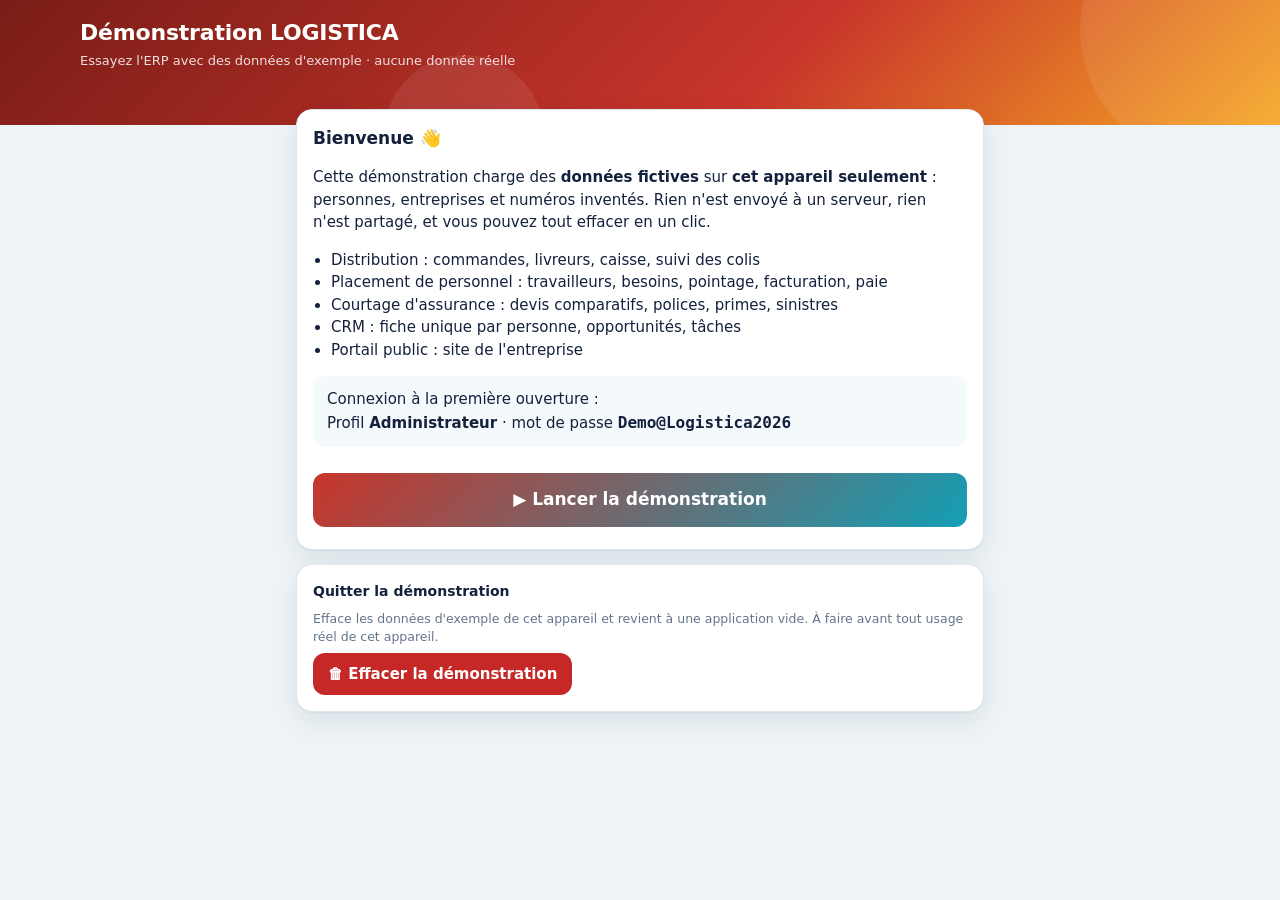
<file: demo.html>
<!DOCTYPE html>
<html lang="fr">
<head>
<meta charset="utf-8">
<meta name="viewport" content="width=device-width,initial-scale=1,viewport-fit=cover">
<meta name="theme-color" content="#7a1d17">
<meta name="robots" content="noindex">
<link rel="icon" type="image/png" href="icons/hub-192.png">
<title>Démonstration — LOGISTICA</title>
<link rel="stylesheet" href="modules.css">
<style>.d{max-width:720px;margin:0 auto;padding:18px 16px 40px}.d h2{margin:0 0 6px}.d ul{padding-left:18px}.big{font-size:17px;min-height:54px;width:100%;margin-top:14px}.cred{background:var(--soft);border-radius:12px;padding:12px 14px;margin:12px 0}.cred code{font-size:16px;font-weight:700}</style>
</head>
<body>
<header><div class="w top"><div><h1 id="t">Démonstration</h1><p>Essayez l'ERP avec des données d'exemple · aucune donnée réelle</p></div></div></header>
<main><div class="d">
<div class="pan">
<h2>Bienvenue 👋</h2>
<p>Cette démonstration charge des <b>données fictives</b> sur <b>cet appareil seulement</b> : personnes, entreprises et numéros inventés. Rien n'est envoyé à un serveur, rien n'est partagé, et vous pouvez tout effacer en un clic.</p>
<ul id="mods"></ul>
<div class="cred">Connexion à la première ouverture :<br>Profil <b>Administrateur</b> · mot de passe <code>Demo@Logistica2026</code></div>
<button class="btn big" id="go" type="button">▶ Lancer la démonstration</button>
<p class="note" id="msg" role="status"></p>
</div>
<div class="pan" style="margin-top:14px"><h3 style="margin-top:0">Quitter la démonstration</h3><p class="note">Efface les données d'exemple de cet appareil et revient à une application vide. À faire avant tout usage réel de cet appareil.</p><button class="btn er" id="out" type="button">🗑 Effacer la démonstration</button></div>
</div></main>
<script src="marque.js"></script>
<script src="auth-engine.js"></script>
<script src="placement-engine.js"></script>
<script src="assurance-engine.js"></script>
<script src="crm-engine.js"></script>
<script src="demo-engine.js"></script>
<script>
const $=s=>document.getElementById(s),MQ=window.ERP_MARQUE||{nom:"LOGISTICA",modules:["distribution","transport","agro"]},M=MQ.modules||[];
document.title="Démonstration — "+MQ.nom;$("t").textContent="Démonstration "+MQ.nom;
const LB={distribution:"Distribution : commandes, livreurs, caisse, suivi des colis",transport:"Transport : taxis, chauffeurs, versements",agro:"Agro : élevage, ventes, stock",placement:"Placement de personnel : travailleurs, besoins, pointage, facturation, paie",assurance:"Courtage d'assurance : devis comparatifs, polices, primes, sinistres"};
$("mods").innerHTML=M.map(m=>`<li>${LB[m]||m}</li>`).join("")+((MQ.outils||[]).includes("crm")?"<li>CRM : fiche unique par personne, opportunités, tâches</li>":"")+((MQ.outils||[]).includes("portail")?"<li>Portail public : site de l'entreprise</li>":"");
$("go").onclick=()=>{
 const b=$("go");b.disabled=true;$("msg").textContent="Préparation des données…";
 try{
  LOGISTICA_DEMO.effacer();
  localStorage.setItem("logistica_demo","1");localStorage.setItem("logistica_demo_local","1");
  const r={};
  if(M.includes("placement")&&window.LOGISTICA_PLACEMENT)r.p=LOGISTICA_DEMO.placement(LOGISTICA_PLACEMENT);
  if(M.includes("assurance")&&window.LOGISTICA_ASSURANCE)r.a=LOGISTICA_DEMO.assurance(LOGISTICA_ASSURANCE);
  if((MQ.outils||[]).includes("crm")&&window.LOGISTICA_CRM&&(r.p||r.a))r.c=LOGISTICA_DEMO.crm(LOGISTICA_CRM);
  $("msg").textContent="Données prêtes. Ouverture de l'application…";
  setTimeout(()=>{location.href=M.includes("distribution")?"distribution.html?demo=1":"index.html"},500);
 }catch(e){b.disabled=false;$("msg").textContent="Échec de la préparation : "+e.message}
};
$("out").onclick=()=>{if(!confirm("Effacer toutes les données de démonstration de cet appareil ?"))return;LOGISTICA_DEMO.effacer();$("msg").textContent="Démonstration effacée. L'application repart vide."};
</script>
</body>
</html>
</file>
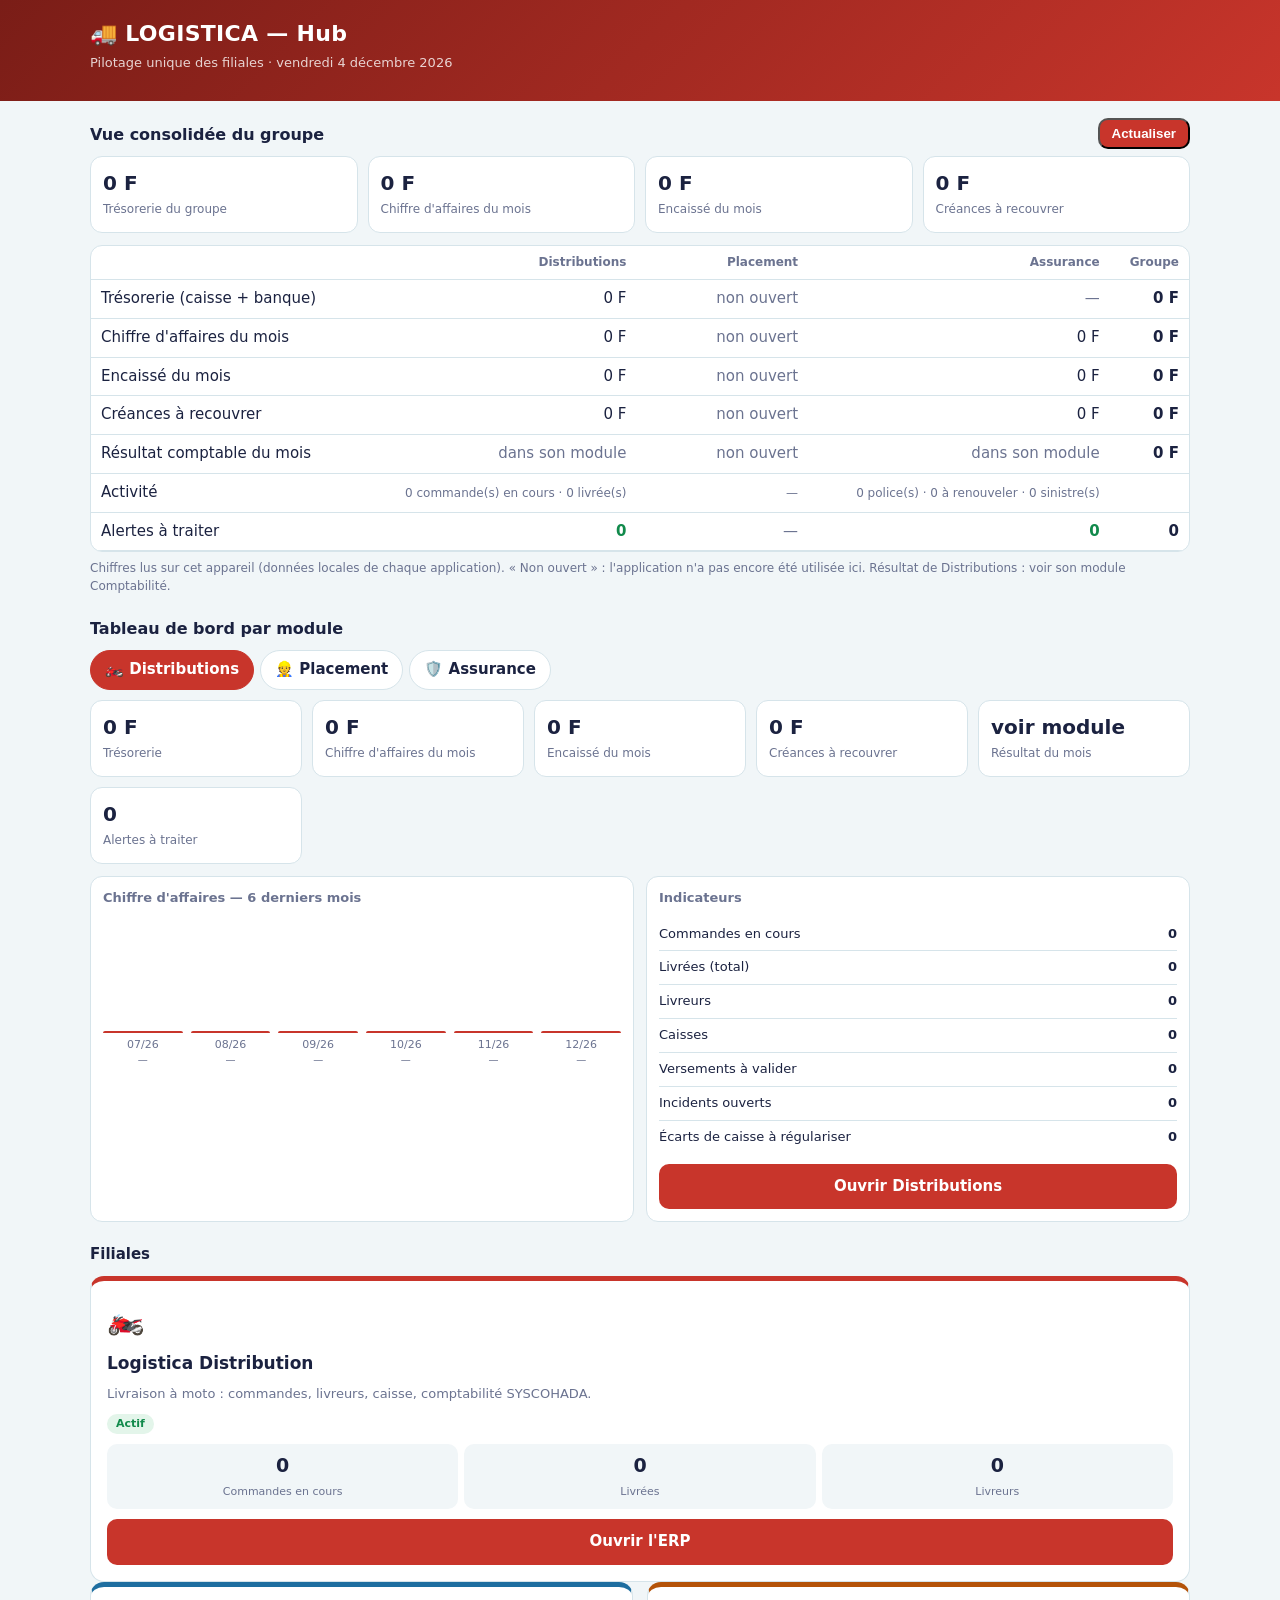
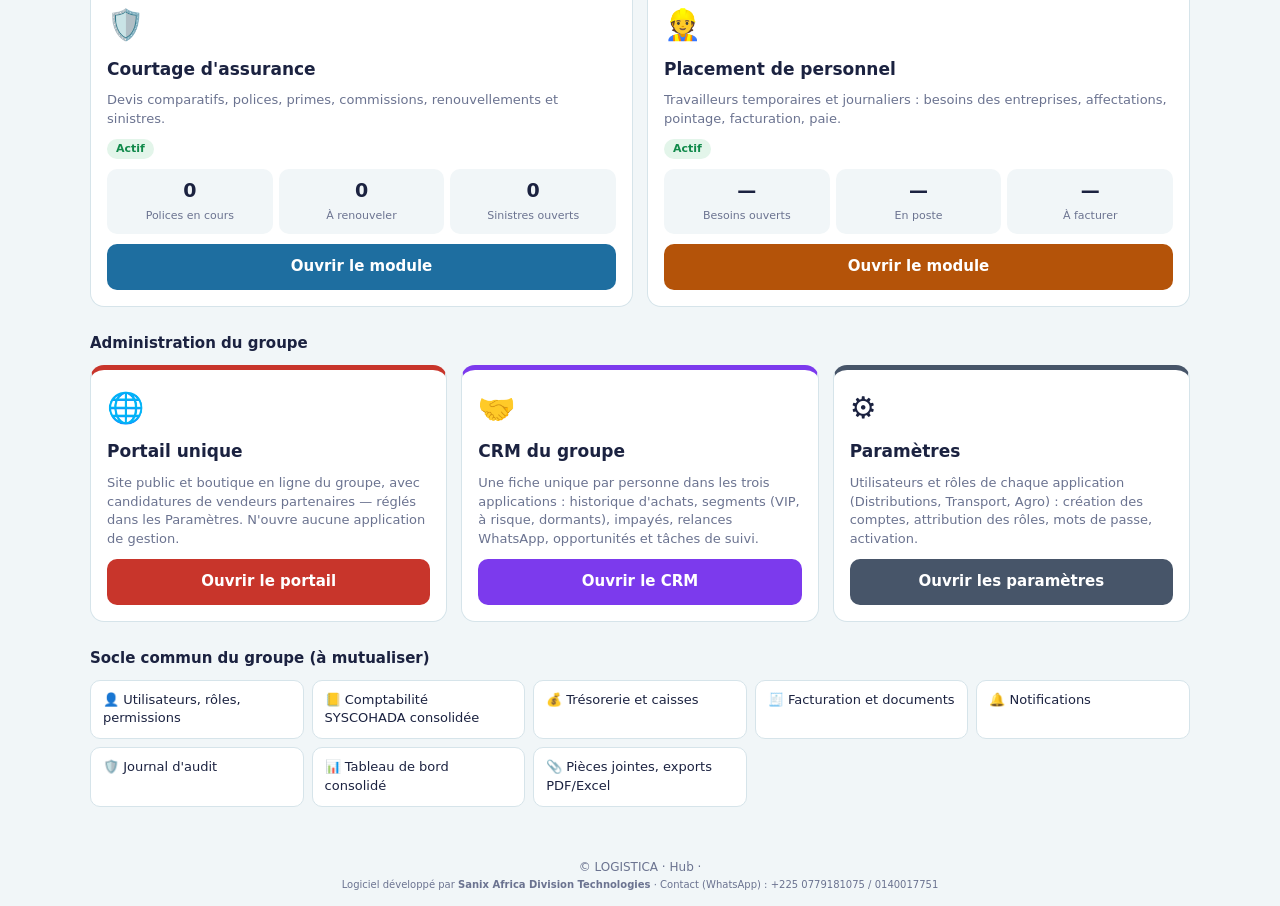
<file: hub.html>
<!doctype html><html lang="fr"><head><meta charset="utf-8"><meta name="viewport" content="width=device-width,initial-scale=1"><title>LOGISTICA</title><meta http-equiv="refresh" content="0;url=index.html"><link rel="canonical" href="index.html"></head><body><p><a href="index.html">Ouvrir LOGISTICA</a></p></body></html>
</file>
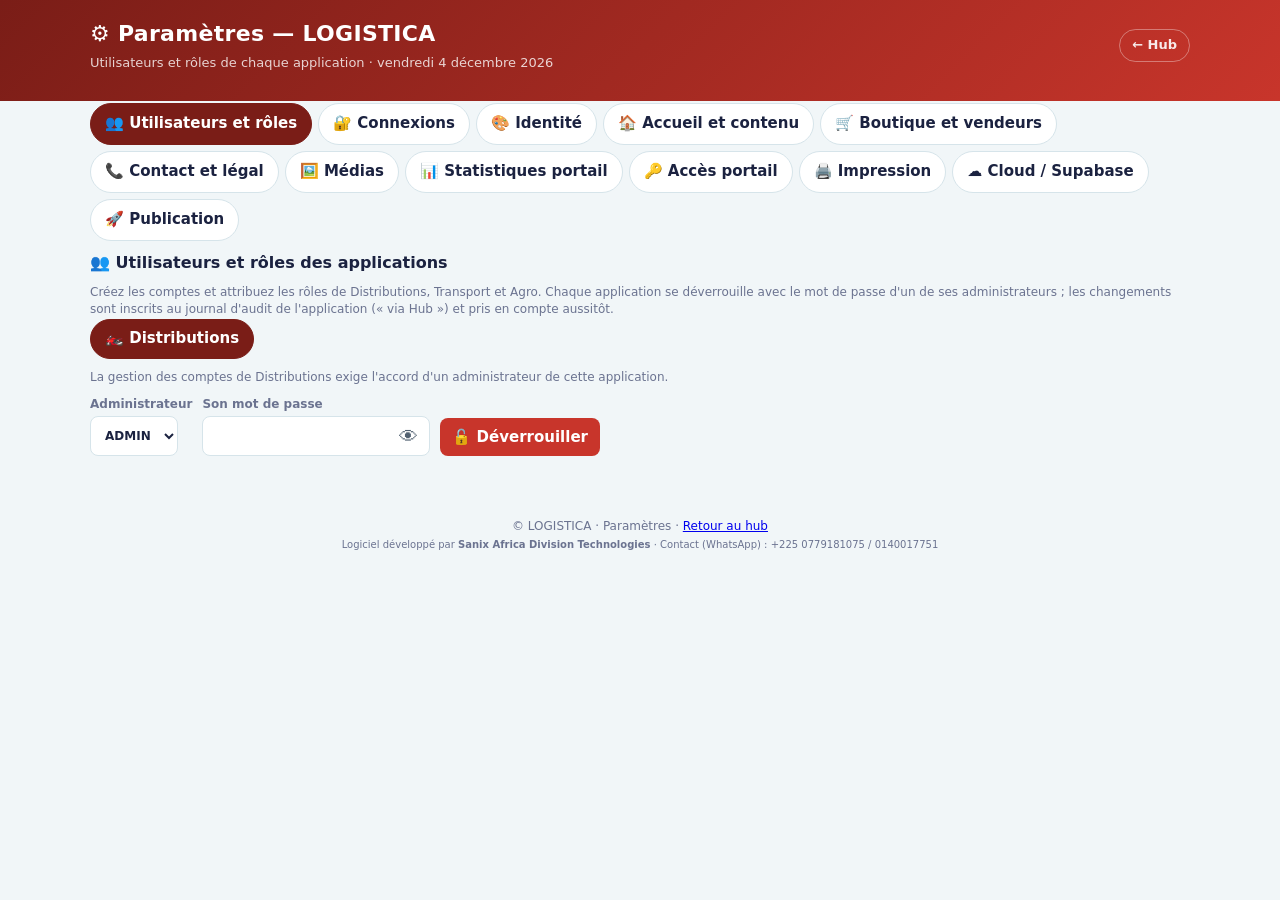
<file: parametres.html>
<!DOCTYPE html>
<html lang="fr">
<head>
<meta charset="utf-8">
<meta name="viewport" content="width=device-width,initial-scale=1,viewport-fit=cover">
<meta name="theme-color" content="#7a1d17">
<link rel="manifest" href="manifest-hub.webmanifest">
<link rel="icon" type="image/png" href="icons/hub-192.png">
<link rel="apple-touch-icon" href="icons/hub-apple-180.png">
<meta name="mobile-web-app-capable" content="yes"><meta name="apple-mobile-web-app-capable" content="yes"><meta name="apple-mobile-web-app-title" content="Logistica"><meta name="apple-mobile-web-app-status-bar-style" content="black-translucent">
<title>Paramètres — LOGISTICA</title>
<style>
:root{--b:#c8352b;--b2:#7a1d17;--bg:#f1f6f8;--card:#fff;--tx:#1b2240;--mu:#6b7390;--ok:#118a4b;--wa:#b86e00;--bd:#d6e4ea;--g1:#c8352b;--g2:#c2410c;--g3:#15803d}
@media(prefers-color-scheme:dark){:root{--bg:#0a1a21;--card:#112832;--tx:#e6f0f3;--mu:#93a9b2;--bd:#1f3a46}}
*{box-sizing:border-box}
body{margin:0;font:15px/1.45 system-ui,"Segoe UI",Roboto,sans-serif;background:var(--bg);color:var(--tx);min-height:100vh}
header{background:linear-gradient(135deg,var(--b2),var(--b));color:#fff;padding:calc(18px + env(safe-area-inset-top)) 16px 28px}
.w{max-width:1100px;margin:0 auto}
header h1{margin:0;font-size:22px;letter-spacing:.3px}
header p{margin:4px 0 0;opacity:.8;font-size:13px}
.top{display:flex;justify-content:space-between;align-items:center;gap:10px;flex-wrap:wrap}
main{padding:0 16px 40px;margin-top:-16px}
.cards{display:grid;gap:14px;grid-template-columns:repeat(auto-fit,minmax(260px,1fr))}
.card{background:var(--card);border:1px solid var(--bd);border-radius:14px;padding:16px;display:flex;flex-direction:column;gap:10px;border-top:5px solid var(--c);text-decoration:none;color:inherit}
.card h2{margin:0;font-size:17px}
.card .ic{font-size:30px}
.card p{margin:0;color:var(--mu);font-size:13px}
.cxk{display:flex;gap:10px;flex-wrap:wrap;margin:8px 0}.cxk>div{background:var(--card);border:1px solid var(--bd);border-radius:12px;padding:10px 14px;min-width:150px}.cxk b{display:block;font-size:24px}.cxk span{font-size:12px;color:var(--mu)}
.kp{display:grid;grid-template-columns:repeat(3,1fr);gap:6px}
.kp div{background:var(--bg);border-radius:10px;padding:8px;text-align:center}
.kp b{display:block;font-size:19px}
.kp span{font-size:11px;color:var(--mu)}
.badge{align-self:flex-start;padding:2px 9px;border-radius:99px;font-size:11px;font-weight:700;background:#e3f5ea;color:var(--ok)}
.badge.soon{background:#fff1d6;color:var(--wa)}
.btn{display:block;text-align:center;padding:12px;border-radius:10px;background:var(--c);color:#fff;font-weight:700;text-decoration:none;min-height:44px}
.btn[aria-disabled=true]{opacity:.45;pointer-events:none}
h3{margin:26px 0 10px;font-size:15px}
.mod{display:grid;gap:8px;grid-template-columns:repeat(auto-fit,minmax(200px,1fr))}
.mod div{background:var(--card);border:1px solid var(--bd);border-radius:10px;padding:10px 12px;font-size:13px}
.cons{margin:0 0 6px;padding-top:26px}td.act{white-space:normal;font-size:12px;min-width:150px;line-height:1.35}.cons h2{margin:22px 0 10px;font-size:16px}
.big{display:grid;gap:10px;grid-template-columns:repeat(auto-fit,minmax(190px,1fr));margin-bottom:12px}
.big div{background:var(--card);border:1px solid var(--bd);border-radius:12px;padding:12px}.big b{display:block;font-size:20px}.big span{font-size:12px;color:var(--mu)}
.tw{overflow:auto;border:1px solid var(--bd);border-radius:12px;background:var(--card)}table{width:100%;border-collapse:collapse}th,td{padding:8px 10px;border-bottom:1px solid var(--bd);text-align:right;white-space:nowrap}th:first-child,td:first-child{text-align:left}th{font-size:12px;color:var(--mu)}tr.t td{font-weight:800}
.nd{color:var(--mu);font-weight:400}.er{color:#c62828;font-weight:700}.ok{color:var(--ok);font-weight:700}
.tabs{display:flex;gap:6px;flex-wrap:wrap;margin-bottom:10px}.tab{border:1px solid var(--bd);background:var(--card);color:var(--tx);border-radius:99px;padding:8px 14px;font:inherit;font-weight:700;min-height:40px;cursor:pointer}.tab.on{background:var(--c);color:#fff;border-color:var(--c)}.pill{font-style:normal;background:#c62828;color:#fff;border-radius:99px;padding:0 7px;font-size:11px;margin-left:4px}
.two{display:grid;gap:12px;grid-template-columns:repeat(auto-fit,minmax(280px,1fr))}.pan{background:var(--card);border:1px solid var(--bd);border-radius:12px;padding:12px}.pan h4{margin:0 0 10px;font-size:13px;color:var(--mu)}
.bars{display:flex;align-items:flex-end;gap:8px;height:150px}.bar{flex:1;display:flex;flex-direction:column;justify-content:flex-end;align-items:center;height:100%;font-size:11px;color:var(--mu)}.bar i{display:block;width:100%;min-height:2px;border-radius:5px 5px 0 0}.bar em{font-style:normal;margin-top:4px}.bar small{font-size:10px}
.det{list-style:none;margin:0;padding:0}.det li{display:flex;justify-content:space-between;gap:8px;padding:7px 0;border-bottom:1px solid var(--bd);font-size:13px}.det li:last-child{border:0}
.note{font-size:12px;color:var(--mu);margin:8px 0 0}
.ut td,.ut th{text-align:left}.ut td{white-space:normal}.uf{display:flex;gap:10px;flex-wrap:wrap;align-items:flex-end;margin:10px 0}.uf label{display:block;font-size:12px;color:var(--mu);font-weight:600}
.uf input,.uf select,.ut select{font:inherit;padding:8px 10px;border:1px solid var(--bd);border-radius:8px;background:var(--card);color:var(--tx);min-height:40px;display:block;margin-top:3px}
button.sb{border:0;border-radius:8px;padding:8px 12px;background:var(--c,var(--b));color:#fff;font:inherit;font-weight:700;cursor:pointer;min-height:38px}button.sb.g{background:transparent;color:var(--tx);border:1px solid var(--bd)}
.bd0{display:inline-block;padding:5px 11px;border-radius:99px;font-size:12px;font-weight:700;background:#eef2f6;color:#1c2430}.bd0.ok{background:#e3f5ea;color:#118a4b}.bd0.er{background:#fde8e8;color:#c62828}.bd0.wa{background:#fff1d6;color:#8a5a00}
.umsg{margin:8px 0;padding:8px 12px;border-radius:8px;font-size:13px;background:#e3f5ea;color:var(--ok)}.umsg.er{background:#fde8e8;color:#c62828}.off{opacity:.55}
.tabs .tab.on{background:var(--b2);color:#fff;border-color:var(--b2)}.bar i{background:var(--b)}.bar span{font-size:10px}#ptabs .tab{min-height:42px}
footer{text-align:center;color:var(--mu);font-size:12px;padding:12px}

.back{color:#fff;opacity:.9;text-decoration:none;font-weight:700;font-size:13px;border:1px solid rgba(255,255,255,.4);border-radius:99px;padding:6px 12px}
</style>
</head>
<body>
<header><div class="w top"><div><h1>⚙️ Paramètres — LOGISTICA</h1><p>Utilisateurs et rôles de chaque application · <span id="date"></span></p></div><a class="back" href="index.html">← Hub</a></div></header>
<main><div class="w"><div class="tabs" id="ptabs" role="tablist" style="margin-top:18px"></div><div id="s-users">
<h2 style="margin:6px 0 10px;font-size:16px">👥 Utilisateurs et rôles des applications</h2>
<p class="note">Créez les comptes et attribuez les rôles de Distributions, Transport et Agro. Chaque application se déverrouille avec le mot de passe d'un de ses administrateurs ; les changements sont inscrits au journal d'audit de l'application (« via Hub ») et pris en compte aussitôt.</p>
<div class="tabs" id="utabs"></div><section id="usr"></section>
</div><div id="s-ptl" hidden><h2 style="margin:6px 0 10px;font-size:16px">🌐 Portail unique du groupe</h2>
<p class="note">Le portail est le site public du groupe et sa boutique en ligne (<a href="portail.html">portail.html</a>) : il ne donne jamais accès aux applications de gestion. Réglez ici l'identité, la boutique, les candidatures de vendeurs partenaires, les services, la FAQ et le contact. Les réglages sont enregistrés sur cet appareil ; pour les publier, copiez le <b>lien du portail</b> (il contient les réglages) et partagez-le. Modification réservée à un administrateur : déverrouillez d'abord une application avec le mot de passe d'un administrateur (onglet « Utilisateurs et rôles »).</p>
<section id="ptl"></section>
</div><div id="s-stats" hidden><h2 style="margin:6px 0 10px;font-size:16px">📊 Statistiques portail</h2><p class="note">Activité commerciale venue du portail : commandes de la boutique en ligne et candidatures de vendeurs partenaires, lues dans les données de Distributions de cet appareil. Le portail est un site public sans serveur : le nombre de visites n'est pas mesuré.</p><section id="pstat"></section></div>
<div id="s-acces" hidden><h2 style="margin:6px 0 10px;font-size:16px">🔑 Accès portail (tous acteurs)</h2><p class="note">Toutes les personnes en lien avec le portail : clients de la boutique en ligne, candidats vendeurs et vendeurs partenaires. Contactez-les sur WhatsApp et gérez l'accès des vendeurs partenaires (activation / désactivation du compte, après déverrouillage de Distributions dans l'onglet Utilisateurs).</p><section id="pacc"></section></div>
<div id="s-cx" hidden></div>
<div id="s-imp" hidden><h2 style="margin:6px 0 10px;font-size:16px">🖨️ Impression — en-tête, logo par division, pied de page et QR de sécurité</h2><p class="note">Moteur d'impression commun à Distributions, Transport et Agro : chaque document imprimé porte l'en-tête de la division qui l'émet (logo, raison sociale, RCCM, NCC, siège), un pied de page et un QR code de sécurité signé que l'on contrôle sur la page de vérification.</p><section id="pimp"></section></div>
<div id="s-cloud" hidden><h2 style="margin:6px 0 10px;font-size:16px">☁️ Cloud / Supabase</h2><p class="note">Connexion du groupe à son projet Supabase : comptes des livreurs vérifiés par le serveur, passerelle livreur (numéros des clients retirés des téléphones) et pont téléphonique. Sans configuration, les applications fonctionnent en mode local (données stockées dans l'appareil). Seule la clé <b>anonyme</b> (publique) se saisit ici ; la clé d'administration reste dans Distributions → Paramètres.</p>
<div class="two" style="margin-top:12px"><div class="pan"><h4>☁️ Connexion Supabase</h4><div class="uf" style="display:block"><label>URL du projet Supabase<input id="cl-url" placeholder="https://xxxx.supabase.co" autocomplete="off" autocapitalize="none" style="width:100%"></label><label style="margin-top:8px">Clé anonyme (anon key)<input id="cl-key" placeholder="eyJh…" autocomplete="off" autocapitalize="none" style="width:100%"></label></div><div id="cl-badge" style="margin:8px 0;font-size:13px"></div><div style="display:flex;gap:8px;flex-wrap:wrap"><button type="button" class="sb" data-cl="save">💾 Enregistrer</button><button type="button" class="sb g" data-cl="test">🔌 Tester</button><button type="button" class="sb g" data-cl="clear">🗑️ Effacer</button><button type="button" class="sb g" data-cl="def">↩ Projet par défaut</button></div><div id="cl-res" style="margin-top:10px;font-size:13px"></div></div>
<div class="pan"><h4>🔄 Synchronisation entre postes</h4><p class="note" style="margin-top:0">Les postes partagent les mêmes données : chaque saisie est envoyée au serveur et reprise par les autres postes en quelques secondes. À régler sur <b>chaque poste</b> avec la même clé (secret <code>SYNC_KEY</code> de Supabase).</p><div class="uf" style="display:block"><label style="display:flex;gap:8px;align-items:center;font-size:14px;color:var(--tx)"><input type="checkbox" id="cs-on" style="width:auto;margin:0"> Synchroniser les applications de cet appareil</label><label style="margin-top:8px">Clé de synchronisation<input id="cs-key" type="password" placeholder="Valeur du secret SYNC_KEY" autocomplete="off" autocapitalize="none" style="width:100%"></label></div><div id="cs-badge" style="margin:8px 0;font-size:13px"></div><div style="display:flex;gap:8px;flex-wrap:wrap"><button type="button" class="sb" data-cl="sync-save">💾 Enregistrer</button><button type="button" class="sb g" data-cl="sync-test">🔌 Tester la clé</button></div><div id="cs-res" style="margin-top:10px;font-size:13px"></div></div>
<div class="pan"><h4>🔗 Applications branchées</h4><ul class="det" id="cl-apps"></ul><p class="note">La passerelle livreur et le pont se règlent dans Distributions → Paramètres. L'application des livreurs est <a href="livreur.html">livreur.html</a>.</p></div></div>
<div class="pan" style="margin-top:12px"><h4>📊 État de la synchronisation (envoi ↔ réception)</h4><p class="note" style="margin-top:0">Compare, application par application, les enregistrements de cet appareil et ceux du serveur. Une application ouverte dans un autre onglet exécute elle-même les actions ; sinon elles s'appliquent aux données de cet appareil.</p>
<div style="display:flex;gap:8px;flex-wrap:wrap;align-items:center;margin:10px 0"><span id="ss-conn" class="bd0">…</span><span id="ss-envoi" class="bd0">⬆ Dernier envoi : —</span><span id="ss-recep" class="bd0">⬇ Dernière réception : —</span><label style="font-size:13px;color:var(--mu);font-weight:600;margin-left:auto">Application <select id="ss-app" style="font:inherit;padding:6px 8px;border:1px solid var(--bd);border-radius:8px;background:var(--card);color:var(--tx)"><option value="tous">Toutes</option><option value="distribution">Distributions</option><option value="transport">Transport</option><option value="agro">Agro</option><option value="crm">CRM</option></select></label></div>
<div style="display:flex;gap:8px;flex-wrap:wrap"><button type="button" class="sb g" data-ss="diag">🔍 Vérifier l'état (local ↔ cloud)</button><button type="button" class="sb g" data-ss="resync">🔁 Resynchro complète</button><button type="button" class="sb g" data-ss="purge" style="color:#c62828;border-color:#c62828">🧹 Purger le cache local</button><button type="button" class="sb" data-ss="send">⬆ Tout envoyer</button><button type="button" class="sb g" data-ss="recv">⬇ Tout récupérer</button><button type="button" class="sb g" data-ss="retry">🔄 Réessayer la file</button><button type="button" class="sb g" data-ss="diag">⟳ Rafraîchir</button><button type="button" class="sb g" data-ss="file">📋 File d'attente</button><button type="button" class="sb g" data-ss="cloud">🩺 Diagnostic cloud</button><button type="button" class="sb g" data-ss="ecart">🔎 Écart cloud ↔ local</button></div>
<div id="ss-kpi" style="margin:12px 0 6px;font-size:13px;color:var(--mu)">Cliquez sur « Vérifier l'état ».</div><div style="overflow-x:auto"><table class="ut" id="ss-tab" style="width:100%"></table></div><div id="ss-out" style="margin-top:10px;font-size:13px"></div></div></div>
<div id="s-med" hidden><h2 style="margin:6px 0 10px;font-size:16px">🖼️ Site / Portail — Médias publiables</h2>
<p class="note">Ajoutez des photos, des vidéos (par lien YouTube / Vimeo / fichier https) et des documents PDF qui s'affichent sur le portail public : diaporama d'accueil, galerie, pages d'activité, page Société, documents à télécharger. Les photos sont compressées automatiquement ; documents PDF : 1,5 Mo maximum (au-delà, utilisez « Document par lien »).</p>
<section id="pmed"></section>
</div></div></main>
<footer>© LOGISTICA · Paramètres · <a href="index.html">Retour au hub</a><br><small>Logiciel développé par <b>Sanix Africa Division Technologies</b> · Contact (WhatsApp) : +225 0779181075 / 0140017751</small></footer>
<script src="passerelle-config.js"></script>
<script src="sync-engine.js"></script>
<script src="roles-engine.js"></script>
<script src="qrcode.js"></script>
<script src="marque.js"></script><script src="auth-engine.js"></script>
<script src="rapport-engine.js"></script>
<script src="print-engine.js"></script>
<script>
const $=s=>document.getElementById(s);
$("date").textContent=new Date().toLocaleDateString("fr-FR",{weekday:"long",day:"numeric",month:"long",year:"numeric"});
const lire=k=>{try{return JSON.parse(localStorage.getItem(k)||"null")}catch(e){return null}};
const MQ_=window.ERP_MARQUE||{modules:["distribution","transport","agro"],outils:["crm"]};
const MODS=[{id:"dist",mod:"distribution",nom:"Distributions",ic:"🏍️",href:"distribution.html",c:"var(--g1)"},{id:"trans",mod:"transport",nom:"Transport",ic:"🚚",href:"transport.html",c:"var(--g2)"},{id:"agro",mod:"agro",nom:"Agro",ic:"🐔",href:"agro.html",c:"var(--g3)"}].filter(x=>(MQ_.modules||[]).includes(x.mod));
/* ---------- Utilisateurs et rôles de chaque application (créés depuis le hub) ---------- */
const E=x=>String(x??"").replace(/[&<>"']/g,c=>({"&":"&amp;","<":"&lt;",">":"&gt;",'"':"&quot;","'":"&#39;"}[c]));
const hashPin=(id,p)=>{let x=5381;for(const c of id+":"+p)x=((x<<5)+x+c.charCodeAt(0))|0;return x};
const uid=p=>p+Date.now().toString(36)+Math.random().toString(36).slice(2,7);
const stamp=()=>new Date().toISOString();
const RL={ /* mêmes profils que dans chaque application ; « lie » = profils rattachés à une fiche, créés dans leur application */
 dist:{key:"logistica_erp_v1",lie:["livreur","vendeur"],roles:{admin:"Administrateur",direction:"Direction générale",superviseur:"Superviseur des livraisons",commercial:"Responsable commercial",preparateur:"Préparateur",caissier:"Caissier",livreur:"Livreur",vendeur:"Vendeur partenaire"},
  ok:G=>G&&G.v===1&&Array.isArray(G.users)&&Array.isArray(G.audit),mdp:G=>Math.max(8,+(G.config&&G.config.mdp_min)||10),
  aud:(G,a,d,u)=>G.audit.push({ts:stamp(),user:u.nom,role:u.role,action:a,detail:d})},
 trans:{key:"logistica_transport_v3",lie:["chauffeur"],roles:{admin:"Administrateur général",directeur:"Directeur / propriétaire",flotte:"Gestionnaire de flotte",caissier:"Caissier",comptable:"Comptable",controleur:"Contrôleur",chauffeur:"Chauffeur",transitaire:"Transitaire externe",importateur:"Responsable importation",stock_auto:"Gestionnaire de stock automobile",commercial_auto:"Commercial automobile"},
  ok:G=>G&&Array.isArray(G.users)&&Array.isArray(G.audit),mdp:G=>Math.max(8,+(G.settings&&G.settings.mdp_min)||10),
  aud:(G,a,d,u)=>G.audit.unshift({t:stamp(),u:u.nom,r:u.role,a,d})},
 agro:{key:"logistica_agro_v1",lie:[],roles:{admin:"Administrateur",direction:"Direction générale",chef:"Chef d'exploitation",soigneur:"Soigneur",magasinier:"Magasinier",commercial:"Commercial",caissier:"Caissier",comptable:"Comptable"},
  ok:G=>G&&Array.isArray(G.users)&&Array.isArray(G.audit),mdp:G=>Math.max(8,+(G.settings&&G.settings.mdp_min)||10),
  aud:(G,a,d,u)=>G.audit.unshift({t:stamp(),u:u.nom,r:u.role,a,d})}};
let UM=(()=>{try{return sessionStorage.getItem("hub_umod")||"dist"}catch(e){return"dist"}})(),UEDIT=null,UMSG=null;
const AUTH={},TRY={},DUREE=10*60*1000;
const uEtat=m=>{const G=lire(RL[m].key);return G&&RL[m].ok(G)?G:null};
const uSess=m=>{const a=AUTH[m];if(a&&a.exp>Date.now())return a;delete AUTH[m];return null};
const rlSync=(R,G)=>{Object.keys(R.roles).filter(k=>k.indexOf("r_")===0).forEach(k=>delete R.roles[k]);(G.roles_perso||[]).forEach(r=>{R.roles[r.id]=r.nom})};
const admins=(G,m)=>G.users.filter(u=>u.role==="admin"&&u.actif!==false);
function uView(){
 $("utabs").innerHTML=MODS.map(x=>`<button class="tab${x.id===UM?" on":""}" data-um="${x.id}" style="--c:${x.c}">${x.ic} ${x.nom}</button>`).join("");
 const m=UM,R=RL[m],G=uEtat(m),box=$("usr"),mod=MODS.find(x=>x.id===m),msg=UMSG?`<div class="umsg${UMSG.er?" er":""}" role="status">${E(UMSG.t)}</div>`:"";
 if(G)rlSync(R,G);
 if(!G){box.innerHTML=`<p class="note">${mod.nom} : application pas encore utilisée sur cet appareil — ouvrez-la une première fois pour créer ses comptes. <a href="${mod.href}">Ouvrir l'ERP</a></p>`;return}
 const au=uSess(m);
 if(!au){
  const ad=admins(G,m);
  box.innerHTML=msg+(ad.length?`<form class="uf" id="ugate"><div class="note" style="flex-basis:100%;margin:0">La gestion des comptes de ${E(mod.nom)} exige l'accord d'un administrateur de cette application.</div>
   <label>Administrateur<select name="u">${ad.map(u=>`<option value="${E(u.id)}">${E(u.nom)}</option>`).join("")}</select></label>
   <label>Son mot de passe<input name="pwd" type="password" autocomplete="current-password" required></label><button class="sb" style="--c:${mod.c}">🔓 Déverrouiller</button></form>`
   :`<p class="note">Aucun administrateur actif dans ${E(mod.nom)} : ouvrez l'application pour réactiver un compte administrateur.</p>`);return}
 const nAd=admins(G,m).length;
 const rows=G.users.map(u=>{const lie=R.lie.includes(u.role),act=u.actif!==false,last=u.role==="admin"&&act&&nAd<=1;
  const role=lie?`${E(R.roles[u.role]||u.role)} <span class="note">(fiche liée)</span>`:`<select data-ur="${E(u.id)}" aria-label="Rôle de ${E(u.nom)}">${Object.entries(R.roles).filter(([k])=>!R.lie.includes(k)).map(([k,v])=>`<option value="${k}"${k===u.role?" selected":""}>${E(v)}</option>`).join("")}${R.roles[u.role]?"":`<option value="${E(u.role)}" selected>${E(u.role)}</option>`}</select>`;
  const ed="";
  return`<tr class="${act?"":"off"}"><td><b>${E(u.nom)}</b>${last?' <span class="note">(dernier administrateur)</span>':""}</td><td>${role}</td><td>${act?'<span class="ok">Actif</span>':'<span class="er">Désactivé</span>'}</td>
   <td><button class="sb g" data-up="${E(u.id)}">🔑 Mot de passe</button> <button class="sb g" data-ut="${E(u.id)}">${act?"Désactiver":"Réactiver"}</button>${ed}</td></tr>`}).join("");
 box.innerHTML=msg+`<p class="note" style="margin:0 0 8px">Autorisé par <b>${E(au.nom)}</b> (administrateur ${E(mod.nom)}) · <a href="#" data-ulock="1">Verrouiller</a> · <button type="button" class="sb g" data-rl="1">🛡️ Rôles et droits</button></p>
  <div class="tw"><table class="ut"><thead><tr><th>Utilisateur</th><th>Rôle</th><th>État</th><th>Actions</th></tr></thead><tbody>${rows}</tbody></table></div>
  <form class="uf" id="uadd"><label>Nom<input name="nom" required maxlength="60"></label>
   <label>Rôle<select name="role">${Object.entries(R.roles).filter(([k])=>!R.lie.includes(k)).map(([k,v])=>`<option value="${k}">${E(v)}</option>`).join("")}</select></label>
   <button class="sb" style="--c:${mod.c}">➕ Créer le compte</button><span class="note" style="flex-basis:100%;margin:0">Un mot de passe temporaire est généré et montré une seule fois ; l'utilisateur devra le changer à sa première connexion.</span></form>
  ${R.lie.length?`<p class="note">Les comptes « ${R.lie.map(k=>E(R.roles[k])).join(" » et « ")} » se créent dans ${E(mod.nom)}, avec leur fiche (téléphone, zone, moto…).</p>`:""}
  <p class="note">Les changements s'appliquent aussitôt dans l'application, y compris si elle est ouverte. Les droits et les mots de passe (hachés) sont stockés sur cet appareil (pas de serveur) : voir « Limites assumées ».</p>`;
}
/* écrit dans l'application : relit l'état, revérifie l'autorisation, applique, journalise, enregistre */
document.addEventListener("click",ev=>{const b=ev.target.closest("[data-rl]");if(!b)return;const m=UM,R=RL[m],au=uSess(m);if(!au)return;const G=uEtat(m),me=G&&G.users.find(u=>u.id===au.id);if(!me||me.role!=="admin"||me.actif===false)return;
 LOGISTICA_ROLES.ouvrir({app:{dist:"distribution",trans:"transport",agro:"agro"}[m],nomApp:MODS.find(x=>x.id===m).nom,get:()=>G,persister:()=>{localStorage.setItem(R.key,JSON.stringify(G))},audit:(a,d)=>R.aud(G,a+" (via Hub)",d,me),apres:()=>{rlSync(R,G);uView()}})});
function uAgir(m,fn){
 const au=uSess(m);if(!au){UMSG={er:1,t:"Autorisation expirée : déverrouillez à nouveau."};return uView()}
 const R=RL[m],G=uEtat(m);if(!G){UMSG={er:1,t:"Application introuvable."};return uView()}rlSync(R,G);
 const me=G.users.find(u=>u.id===au.id);if(!me||me.role!=="admin"||me.actif===false){delete AUTH[m];UMSG={er:1,t:"Ce compte n'est plus administrateur actif."};return uView()}
 try{const t=fn(G,R,me);try{localStorage.setItem(R.key,JSON.stringify(G))}catch(e){throw new Error("Stockage plein : changement non enregistré.")}UMSG={t};UEDIT=null}catch(e){UMSG={er:1,t:e.message}}
 uView()
}
async function uReset(id){const mdp=LOGISTICA_AUTH.generer(),rec=await LOGISTICA_AUTH.creer(mdp);let nom0="";
 uAgir(UM,(G,R,me)=>{const u=G.users.find(x=>x.id===id);if(!u)throw new Error("Compte introuvable.");u.pwd=rec;u.chg=true;delete u.h;delete u.pin_h;if(G.tries&&typeof G.tries==="object")G.tries[u.id]={n:0,until:0};nom0=u.nom;R.aud(G,"Mot de passe réinitialisé (via Hub)",u.nom,me);return u.nom+" : mot de passe temporaire généré."});
 if(UMSG&&!UMSG.er&&nom0)await LOGISTICA_AUTH.afficherTemp({titre:"Mot de passe réinitialisé",nom:nom0,mdp})}
document.addEventListener("click",e=>{
 const t=e.target.closest("[data-um],[data-up],[data-ut],[data-ux],[data-ulock]");if(!t)return;
 if(t.dataset.um){UM=t.dataset.um;UEDIT=null;UMSG=null;try{sessionStorage.setItem("hub_umod",UM)}catch(x){}return uView()}
 e.preventDefault();
 if(t.dataset.ulock){delete AUTH[UM];UMSG=null;UEDIT=null;return uView()}
 if(t.dataset.ux){UEDIT=null;return uView()}
 if(t.dataset.up){const id=t.dataset.up,G0=uEtat(UM),u0=G0&&G0.users.find(x=>x.id===id);if(!u0)return;if(!confirm('Réinitialiser le mot de passe de '+u0.nom+' ? Un mot de passe temporaire sera généré et montré une seule fois.'))return;UMSG=null;return uReset(id)}
 if(t.dataset.ut){const id=t.dataset.ut;uAgir(UM,(G,R,me)=>{const u=G.users.find(x=>x.id===id);if(!u)throw new Error("Compte introuvable.");
  const act=u.actif!==false;if(act){if(u.id===me.id)throw new Error("Impossible de désactiver le compte qui vous autorise.");if(u.role==="admin"&&admins(G,UM).length<=1)throw new Error("Impossible : c'est le dernier administrateur actif.")}
  u.actif=!act;R.aud(G,"Compte "+(u.actif?"réactivé":"désactivé")+" (via Hub)",u.nom,me);return u.nom+" : compte "+(u.actif?"réactivé":"désactivé")+"."})}
});
document.addEventListener("change",e=>{const s=e.target.closest("[data-ur]");if(!s)return;const id=s.dataset.ur,nv=s.value;
 uAgir(UM,(G,R,me)=>{const u=G.users.find(x=>x.id===id);if(!u)throw new Error("Compte introuvable.");if(R.lie.includes(u.role)||R.lie.includes(nv)||!R.roles[nv])throw new Error("Ce profil se gère dans l'application.");
  if(u.role==="admin"&&nv!=="admin"&&u.actif!==false&&admins(G,UM).length<=1)throw new Error("Impossible : c'est le dernier administrateur actif.");
  const av=u.role;u.role=nv;R.aud(G,"Rôle modifié (via Hub)",u.nom+" : "+av+" → "+nv,me);return u.nom+" : rôle « "+R.roles[nv]+" »."})});
document.addEventListener("submit",e=>{const f=e.target;if(f.id==="ugate"){e.preventDefault();const m=UM,G=uEtat(m);if(!G)return uView();
  const tr=TRY[m]||(TRY[m]={n:0,until:0});if(tr.until>Date.now()){UMSG={er:1,t:"Trop d'essais : patientez "+Math.ceil((tr.until-Date.now())/1000)+" s."};return uView()}
  const d=new FormData(f),u=G.users.find(x=>x.id===d.get("u")&&x.role==="admin"&&x.actif!==false),pwd=String(d.get("pwd"));
  (async()=>{let r={ok:false};try{if(u)r=await LOGISTICA_AUTH.connecter(u,pwd)}catch(x){UMSG={er:1,t:x.message};return uView()}
   if(r.ok&&r.legacy){UMSG={er:1,t:"Les codes PIN ne sont plus acceptés : ouvrez l'application et connectez-vous une fois pour créer votre mot de passe."}}
   else if(r.ok&&u.chg){UMSG={er:1,t:"Votre mot de passe est temporaire : ouvrez l'application et connectez-vous une fois pour le remplacer."}}
   else if(r.ok){TRY[m]={n:0,until:0};AUTH[m]={id:u.id,nom:u.nom,exp:Date.now()+DUREE};UMSG=null;cxHub(m,G,u,"param_ok")}
   else{cxHub(m,G,u||{id:String(d.get("u")||""),nom:(G.users.find(x=>x.id===d.get("u"))||{}).nom||"",role:""},"param_ko","Mot de passe incorrect");tr.n++;if(tr.n>=5){tr.n=0;tr.until=Date.now()+60000}UMSG={er:1,t:"Administrateur ou mot de passe incorrect."}}
   uView()})();return}
 if(f.id==="uadd"){e.preventDefault();const d=new FormData(f),mdp=LOGISTICA_AUTH.generer();
  (async()=>{const rec=await LOGISTICA_AUTH.creer(mdp);let nom0="";
   uAgir(UM,(G,R,me)=>{const nom=String(d.get("nom")||"").trim().replace(/\s+/g," "),role=String(d.get("role"));
    if(!nom)throw new Error("Nom obligatoire.");if(!R.roles[role]||R.lie.includes(role))throw new Error("Profil non autorisé depuis le hub.");
    if(G.users.some(u=>String(u.nom).toLowerCase()===nom.toLowerCase()))throw new Error("Un compte porte déjà ce nom.");
    const u={id:uid("u"),nom,role,actif:true,pwd:rec,chg:true};G.users.push(u);nom0=nom;R.aud(G,"Utilisateur créé (via Hub)",nom+" ("+role+")",me);return nom+" : compte créé ("+R.roles[role]+")."});
   if(UMSG&&!UMSG.er&&nom0)await LOGISTICA_AUTH.afficherTemp({titre:"Compte créé",nom:nom0,mdp})})();return}
});
window.addEventListener("storage",()=>{if(!document.activeElement||!/INPUT|SELECT/.test(document.activeElement.tagName))uView()});
window.addEventListener("storage",ev=>{if(ev.key===PKEY&&(!document.activeElement||!/INPUT|SELECT|TEXTAREA/.test(document.activeElement.tagName))){PCUR=null;pView()}});

/* ---------- Portail unique : réglages (lus par portail.html) ---------- */
const PKEY="logistica_portail_v1";
const PDEF={v:4,logo:"",couleur2:"",couleur3:"",legal:{raison:"",forme:"",rccm:"",siege:"",capital:"",dirigeant:""},nom:"LOGISTICA",slogan:"Commandez en ligne, faites-vous livrer. Vendez avec nous.",apropos:"",couleur:"#c8352b",
 societe:"Le groupe réunit plusieurs activités complémentaires au service de ses clients et de ses partenaires : la livraison à moto et la vente en ligne, le transport de personnes, le négoce et l'import de véhicules, et l'élevage.",
 bandeau:["Commandez en ligne, livraison rapide.","Devenez vendeur partenaire : postulez en quelques minutes.","Paiement à la livraison ou par Mobile Money."],
 hero:{titre:"Commandez en ligne. Faites-vous livrer.",texte:"Une boutique, des livreurs, des partenaires : tout le groupe, au même endroit.",video:""},stats:[],
 atouts:[{photo:"",titre:"Livraison rapide",texte:"À moto, jusqu'à votre porte"},{photo:"",titre:"Paiement simple",texte:"Espèces ou Mobile Money"},{photo:"",titre:"Vendeurs partenaires",texte:"Vendez avec notre réseau"}],photosProduits:{},
 contact:{tel:"",whatsapp:"",email:"",adresse:"",horaires:""},boutique:"",vendeurs:{actif:true,texte:"Vous vendez des produits et vous cherchez un partenaire de livraison fiable ? Postulez : nous étudions votre candidature et vous contactons."},
 motdg:{titre:"",nom:"",fonction:"",accroche:"",texte:"",photo:""},
 activites:[{nom:"Distributions",slogan:"Livrés chez vous, partout.",texte:"Livraison à moto et vente en ligne.",detail:"Nous livrons vos commandes rapidement à votre adresse, avec suivi. Commandez dans la boutique en ligne ou faites livrer vos propres produits.",points:["Livraison à moto","Paiement à la livraison ou Mobile Money","Suivi de commande"],banniere:"",actif:true},{nom:"Transport",slogan:"",texte:"Transport de personnes et négoce de véhicules.",detail:"Une flotte suivie au quotidien, et des véhicules à vendre : demandez-nous un devis.",points:[],banniere:"",actif:true},{nom:"Agro",slogan:"",texte:"Des produits frais issus de notre élevage.",detail:"Œufs, volaille et produits de l'élevage, directement du producteur.",points:[],banniere:"",actif:true}],
 avis:[],faq:[{q:"Comment commander ?",r:"Choisissez vos produits dans la boutique, indiquez votre adresse et envoyez la commande par WhatsApp : nous la confirmons et vous livrons."},{q:"Comment devenir vendeur partenaire ?",r:"Remplissez le formulaire « Devenir vendeur partenaire » : votre candidature nous parvient sur WhatsApp et nous revenons vers vous."}],mentions:""};
const pLire=()=>{const c=lire(PKEY);const B=JSON.parse(JSON.stringify(PDEF));if(!c||typeof c!=="object")return B;const A=(k)=>Array.isArray(c[k])?c[k]:B[k];return{...B,...c,motdg:{...B.motdg,...(c.motdg||{})},legal:{...B.legal,...(c.legal||{})},contact:{...B.contact,...(c.contact||{})},vendeurs:{...B.vendeurs,...(c.vendeurs||{})},hero:{...B.hero,...(c.hero||{})},bandeau:A("bandeau"),stats:A("stats"),atouts:A("atouts").map(a=>({photo:"",...a})),activites:A("activites").map(a=>({slogan:"",points:[],banniere:"",actif:true,...a,points:Array.isArray(a.points)?a.points:[]})),avis:A("avis"),faq:A("faq"),boutique:String(c.boutique||""),photosProduits:(c.photosProduits&&typeof c.photosProduits==="object")?c.photosProduits:{}}};
const pVideo=u=>{u=String(u||"").trim();if(!u)return"";if(!/^https:\/\/[^\s"'<>]+\.(mp4|webm)(\?[^\s"'<>]*)?$/i.test(u))throw new Error("Vidéo : adresse https:// d'un fichier .mp4 ou .webm.");return u};
const pTok=v=>{v=String(v||"").trim();if(!v)return"";const m=/#boutique=([A-Za-z0-9_-]+)/.exec(v);const t=m?m[1]:v;if(!/^[A-Za-z0-9_-]{20,}$/.test(t))throw new Error("Lien de boutique invalide : collez le lien copié dans Distributions → Vente en ligne.");try{const p=JSON.parse(decodeURIComponent(escape(atob(t.replace(/-/g,"+").replace(/_/g,"/")))));if(!p||!Array.isArray(p.p)||!Array.isArray(p.z))throw 0}catch(e){throw new Error("Lien de boutique illisible : générez-en un nouveau dans Distributions.")}return t};
const pProduits=C=>{try{const t=C.boutique;if(!t)return[];const o=JSON.parse(decodeURIComponent(escape(atob(t.replace(/-/g,"+").replace(/_/g,"/")))));return(o.p||[]).map(x=>({c:String(x[0]).slice(0,30),n:String(x[1]).slice(0,100)}))}catch(e){return[]}};
/* Catalogue de la boutique lu directement dans Distributions (mode automatique) */
const pCatDist=()=>{const G=lire("logistica_erp_v1");if(!G||!Array.isArray(G.produits)||!G.config)return null;const act=a=>(a||[]).filter(p=>p.actif&&p.en_ligne);
 const mm=(G.config.momo_comptes||[]).map(x=>String(x).trim()).filter(x=>x&&!/exemple/i.test(x)),P=[...act(G.produits).map(p=>[p.code,p.nom,Math.round(p.prix),Math.max(0,Math.floor(p.stock))]),...act(G.prestations).map(p=>[p.code,p.nom,Math.round(p.prix),-1,p.service||""])];
 return{n:P.length,tok:P.length?btoa(unescape(encodeURIComponent(JSON.stringify({o:String(G.config.org||"LOGISTICA"),w:G.config.whatsapp||"",z:(G.config.zones||[]).map(z=>[z.nom,Math.round(z.frais||0)]),p:P,m:mm,f:act(G.forfaits||[]).map(f=>[f.code,f.nom,Math.round(f.prix),f.livraisons])})))).replace(/\+/g,"-").replace(/\//g,"_").replace(/=+$/,""):""}};
const pDebloque=()=>Object.values(AUTH).some(a=>a&&a.exp>Date.now());
let PMSG=null,PCUR=null;
function pEnc(c){return btoa(unescape(encodeURIComponent(JSON.stringify(c)))).replace(/\+/g,"-").replace(/\//g,"_")}
function pLien(c){c={...c};if(c.logo&&c.logo.startsWith("data:"))c.logo="";c.activites=(c.activites||[]).map(a=>({...a,banniere:a.banniere&&a.banniere.startsWith("data:")?"":a.banniere}));if(c.motdg&&c.motdg.photo&&c.motdg.photo.startsWith("data:"))c.motdg={...c.motdg,photo:""};c.atouts=(c.atouts||[]).map(a=>({...a,photo:a.photo&&a.photo.startsWith("data:")?"":a.photo}));c.photosProduits={};return location.href.split("#")[0].split("?")[0].replace(/[^\/]*$/,"portail.html")+"#p="+pEnc(c)}
const pLignes=(t,n)=>String(t||"").split("\n").map(l=>l.trim()).filter(Boolean).slice(0,n);
function pView(){
 const el=$("ptl");if(!el)return;const C=PCUR||(PCUR=pLire()),ok=pDebloque(),dis=ok?"":"disabled";
 const e=s=>String(s==null?"":s).replace(/[&<>"]/g,c=>({"&":"&amp;","<":"&lt;",">":"&gt;",'"':"&quot;"}[c]));
 const TA='style="width:100%;font:inherit;padding:8px;border:1px solid var(--bd);border-radius:8px;background:var(--card);color:var(--tx)"';
 const H=t=>`<h3 style="margin:16px 0 4px;font-size:14px">${t}</h3>`;
 el.innerHTML=(PMSG?`<div class="umsg ${PMSG.er?"er":""}">${e(PMSG.t)}</div>`:"")+(ok?"":'<div class="umsg er">Lecture seule : déverrouillez une application avec le mot de passe d\'un administrateur pour modifier le portail.</div>')+
 `<form id="pform"><div class="pp" data-pp="identite">${H("🎨 Identité du portail")}<p class="note">Chaque réglage est publié sur le portail : aucune donnée n'est codée en dur.</p>
 <div class="uf"><label style="flex:1;min-width:240px">Nom affiché sur le portail<input name="nom" value="${e(C.nom)}" maxlength="60" style="width:100%"></label></div>
 <div class="uf"><label style="flex:1;min-width:240px">Slogan (sous le nom, dans l'en-tête)<input name="slogan" value="${e(C.slogan)}" maxlength="160" style="width:100%"></label></div>
 <div class="uf"><label style="flex:1;min-width:240px">Logo du portail (adresse https:// ou fichier)<input name="logo" value="${e(C.logo&&C.logo.startsWith("data:")?"(logo importé)":C.logo)}" placeholder="https://… (laisser vide pour afficher le nom en texte)" style="width:100%"></label>${C.logo?`<img src="${e(C.logo)}" alt="Logo" style="height:44px;border:1px solid var(--bd);border-radius:8px;background:#fff">`:""}<button type="button" class="sb g" ${dis} data-p="logo">📁 Importer</button>${C.logo?`<button type="button" class="sb g" ${dis} data-p="logox">Retirer</button>`:""}</div>
 <div class="uf"><label>Couleur primaire<input type="color" name="couleur" value="${e(C.couleur)}"></label><label>Couleur secondaire<input type="color" name="couleur2" value="${e(C.couleur2||"#0b4a5c")}"></label><label>Survol / foncé<input type="color" name="couleur3" value="${e(C.couleur3||"#0b5568")}"></label>
  <label style="display:flex;gap:8px;align-items:center"><input type="checkbox" name="c2auto" ${C.couleur2?"":"checked"}> secondaire automatique</label><label style="display:flex;gap:8px;align-items:center"><input type="checkbox" name="c3auto" ${C.couleur3?"":"checked"}> survol automatique</label></div>
 </div><div class="pp" data-pp="contact">${H("⚖️ Informations légales (affichées sur la page Société et dans les mentions)")}<div class="uf"><label>Raison sociale<input name="l_raison" value="${e(C.legal.raison)}"></label><label>Forme juridique<input name="l_forme" value="${e(C.legal.forme)}"></label><label>Capital<input name="l_capital" value="${e(C.legal.capital)}"></label><label>RCCM<input name="l_rccm" value="${e(C.legal.rccm)}"></label><label>Siège<input name="l_siege" value="${e(C.legal.siege)}"></label><label>Dirigeant<input name="l_dirigeant" value="${e(C.legal.dirigeant)}"></label></div>
 </div><div class="pp" data-pp="identite">${H("📣 Bandeau défilant en haut du site")}<p class="note">Une annonce par ligne (10 maximum).</p><textarea name="bandeau" rows="3" ${TA}>${e(C.bandeau.join("\n"))}</textarea>
 </div><div class="pp" data-pp="accueil">${H("🏠 Page d'accueil")}<div class="uf"><label style="flex:1;min-width:240px">Titre<input name="htitre" value="${e(C.hero.titre)}" maxlength="120" style="width:100%"></label></div><div class="uf"><label style="flex:1;min-width:240px">Texte<input name="htexte" value="${e(C.hero.texte)}" maxlength="300" style="width:100%"></label></div>
 <div class="uf"><label style="flex:1;min-width:240px">Vidéo de présentation (facultatif, adresse https:// d'un .mp4 ou .webm)<input name="hvideo" value="${e(C.hero.video)}" style="width:100%"></label></div>
 <p class="note">Chiffres clés (facultatif, 3 maximum) — une ligne : valeur | libellé. Les atouts se règlent ci-dessous.</p>
 <textarea name="stats" rows="2" ${TA}>${e(C.stats.map(x=>x.v+" | "+x.l).join("\n"))}</textarea>
 ${H("Atouts sous le titre (3 maximum) — avec photo")}<p class="note">Chaque atout peut avoir une photo (importée) ; sans photo, une icône sobre s'affiche. Pas d'emoji sur le portail.</p>
 ${[0,1,2].map(i=>{const x=C.atouts[i]||{photo:"",titre:"",texte:""};return`<div class="uf" style="align-items:flex-end"><label style="flex:1;min-width:160px">Titre<input name="at_t${i}" value="${e(x.titre)}" maxlength="60" style="width:100%"></label><label style="flex:2;min-width:220px">Texte<input name="at_x${i}" value="${e(x.texte)}" maxlength="100" style="width:100%"></label>${x.photo?`<img src="${e(x.photo)}" alt="" style="height:44px;width:44px;object-fit:cover;border-radius:10px;border:1px solid var(--bd)">`:""}<button type="button" class="sb g" ${dis} data-p="atp" data-i="${i}">📁 Photo</button>${x.photo?`<button type="button" class="sb g" ${dis} data-p="atx" data-i="${i}">Retirer</button>`:""}</div>`}).join("")}
 </div><div class="pp" data-pp="accueil">${H("🧭 Divisions et activités publiées sur le portail")}<p class="note">Chaque activité cochée « Publiée » apparaît dans le menu « Activités » du portail avec sa propre page : bannière, slogan, présentation, à propos et points forts (8 maximum).</p>
 ${C.activites.map((x,i)=>`<div class="pan" style="margin-bottom:10px"><div class="uf" style="align-items:center;margin:0 0 6px"><label style="display:flex;gap:8px;align-items:center;font-weight:800;color:var(--tx)"><input type="checkbox" name="act${i}" ${x.actif!==false?"checked":""}> ${e((x.nom||"Nouvelle activité").toUpperCase())}</label><span style="flex:1"></span>
  <button type="button" class="sb g" ${dis} data-p="aup" data-i="${i}" ${i?"":"disabled"} title="Monter">↑</button><button type="button" class="sb g" ${dis} data-p="adown" data-i="${i}" ${i<C.activites.length-1?"":"disabled"} title="Descendre">↓</button><button type="button" class="sb g" ${dis} data-p="adel" data-i="${i}" title="Retirer">🗑</button></div>
  <details ${i===0||!x.nom?"open":""}><summary style="cursor:pointer;color:var(--b);font-size:13px">✏️ Contenu et photo de cette activité</summary>
  <div class="uf"><label style="flex:1;min-width:200px">Nom<input name="nm${i}" value="${e(x.nom)}" maxlength="60" style="width:100%"></label></div>
  <div class="uf"><label style="flex:1;min-width:240px">Slogan<input name="sl${i}" value="${e(x.slogan)}" maxlength="120" style="width:100%"></label></div>
  <label style="display:block">Présentation courte (sous le titre)<textarea name="tx${i}" rows="2" maxlength="200" ${TA}>${e(x.texte)}</textarea></label>
  <label style="display:block;margin-top:6px">À propos (texte détaillé)<textarea name="dt${i}" rows="4" maxlength="1500" ${TA}>${e(x.detail)}</textarea></label>
  <label style="display:block;margin-top:6px">Points forts (un par ligne)<textarea name="pt${i}" rows="3" ${TA}>${e((x.points||[]).join("\n"))}</textarea></label>
  <div class="uf"><label style="flex:1;min-width:240px">Photo de la division (carte et bannière — adresse https:// ou fichier)<input name="bn${i}" value="${e(x.banniere&&x.banniere.startsWith("data:")?"(photo importée)":x.banniere)}" placeholder="https://…" style="width:100%"></label>${x.banniere?`<img src="${e(x.banniere)}" alt="" style="height:44px;border-radius:8px;border:1px solid var(--bd)">`:""}<button type="button" class="sb g" ${dis} data-p="abn" data-i="${i}">📁 Importer</button>${x.banniere?`<button type="button" class="sb g" ${dis} data-p="abx" data-i="${i}">Retirer</button>`:""}</div></details></div>`).join("")}
 <div class="uf"><button type="button" class="sb g" ${dis||C.activites.length>=8?"disabled":""} data-p="aadd">➕ Ajouter une activité</button></div>
 </div><div class="pp" data-pp="accueil">${H("🗣️ Mot du DG — portail public")}<p class="note">Laissez le texte ET la photo vides pour ne pas afficher la section du tout.</p>
 <div class="uf"><label>Titre de la section<input name="dg_titre" value="${e(C.motdg.titre)}" maxlength="80" placeholder="Vide = « Mot du DG »"></label><label>Nom du dirigeant<input name="dg_nom" value="${e(C.motdg.nom)}" maxlength="80"></label><label>Fonction<input name="dg_fonction" value="${e(C.motdg.fonction)}" maxlength="80" placeholder="Ex : Directeur Général"></label></div>
 <div class="uf"><label style="flex:1;min-width:240px">Phrase d'accroche (en italique)<input name="dg_accroche" value="${e(C.motdg.accroche)}" maxlength="200" style="width:100%"></label></div>
 <label style="display:block">Texte du mot (une ligne vide sépare deux paragraphes)<textarea name="dg_texte" rows="6" maxlength="3000" ${TA}>${e(C.motdg.texte)}</textarea></label>
 <div class="uf"><label style="flex:1;min-width:240px">Photo du dirigeant (adresse https:// ou fichier)<input name="dg_photo" value="${e(C.motdg.photo&&C.motdg.photo.startsWith("data:")?"(photo importée)":C.motdg.photo)}" style="width:100%"></label>${C.motdg.photo?`<img src="${e(C.motdg.photo)}" alt="" style="height:56px;border-radius:8px;border:1px solid var(--bd)">`:""}<button type="button" class="sb g" ${dis} data-p="dgp">📁 Importer</button>${C.motdg.photo?`<button type="button" class="sb g" ${dis} data-p="dgx">Retirer</button>`:""}</div>
 </div><div class="pp" data-pp="accueil">${H("🏢 Société et avis")}<textarea name="societe" rows="3" ${TA}>${e(C.societe)}</textarea><p class="note">Avis clients (facultatif) — une ligne : nom | avis. La rubrique « Avis » n'apparaît que s'il y en a.</p><textarea name="avis" rows="3" ${TA}>${e(C.avis.map(x=>x.nom+" | "+x.texte).join("\n"))}</textarea>
 </div><div class="pp" data-pp="contact">${H("📞 Contact (reçoit les commandes et les candidatures par WhatsApp)")}<div class="uf"><label>Téléphone<input name="tel" value="${e(C.contact.tel)}"></label><label>WhatsApp<input name="whatsapp" value="${e(C.contact.whatsapp)}" placeholder="Numéro WhatsApp de l'entreprise"></label><label>E-mail<input name="email" value="${e(C.contact.email)}"></label><label>Adresse<input name="adresse" value="${e(C.contact.adresse)}"></label><label>Horaires<input name="horaires" value="${e(C.contact.horaires)}"></label></div>
 </div><div class="pp" data-pp="boutique">${H("🛒 Boutique en ligne")}<p class="note">Le portail affiche votre catalogue de vente en ligne : dans Distributions → Vente en ligne, copiez le lien de la boutique et collez-le ici. Après une modification du catalogue (prix, stock), recopiez-le. Les commandes arrivent sur WhatsApp et s'importent dans Distributions.</p>
 <div class="uf"><label>Source du catalogue<select name="bsrc"><option value="auto" ${(C.boutique_src||"auto")==="auto"?"selected":""}>Distributions — automatique (recommandé)</option><option value="lien" ${C.boutique_src==="lien"?"selected":""}>Lien collé à la main</option></select></label><button type="button" class="sb g" ${dis} data-p="bsync">Synchroniser maintenant</button></div>
 ${(()=>{const d=pCatDist();return(C.boutique_src||"auto")==="auto"?`<p class="note">${d?(d.n?`Le portail suit le catalogue « Vente en ligne » de Distributions : <b>${d.n} article(s)</b> publié(s), mis à jour à chaque enregistrement dans Distributions${C.boutique_sync?" (dernière synchronisation : "+e(String(C.boutique_sync).slice(0,16).replace("T"," "))+")":""}.`:"Distributions n'a encore aucun produit ni prestation publié en ligne : cochez « Vendu en ligne » dans Produits et stock ou Prestations."):"Aucune donnée de Distributions sur cet appareil : ouvrez Distributions une fois."}</p>`:'<p class="note">Mode lien : collez ci-dessous le lien copié dans Distributions → Vente en ligne. Le catalogue ne suit plus Distributions.</p>'})()}
 <div class="uf"><label style="flex:1;min-width:240px">Lien de la boutique (mode « lien » uniquement)<input name="boutique" value="${e(C.boutique?"…#boutique="+C.boutique.slice(0,12)+"… (enregistré)":"")}" style="width:100%" placeholder="https://…/distribution.html#boutique=…"></label></div>
 ${pProduits(C).length?`${H("Photos des produits")}<p class="note">Une photo réelle par produit s'affiche à côté du produit dans la boutique du portail (compressée à 320 px).</p><div style="overflow-x:auto"><table class="ut" style="min-width:460px"><tr><th>Photo</th><th>Produit</th><th>Code</th><th></th></tr>${pProduits(C).map(x=>`<tr><td>${C.photosProduits[x.c]?`<img src="${e(C.photosProduits[x.c])}" alt="" style="height:44px;width:44px;object-fit:cover;border-radius:10px">`:'<span class="note">—</span>'}</td><td>${e(x.n)}</td><td>${e(x.c)}</td><td><button type="button" class="sb g" ${dis} data-p="ppp" data-c="${e(x.c)}">📁 Photo</button>${C.photosProduits[x.c]?`<button type="button" class="sb g" ${dis} data-p="ppx" data-c="${e(x.c)}">Retirer</button>`:""}</td></tr>`).join("")}</table></div>`:'<p class="note">Collez le lien de la boutique et enregistrez : les produits apparaîtront ici pour recevoir leurs photos.</p>'}
 </div><div class="pp" data-pp="boutique">${H("🚗 Véhicules à vendre")}<div class="uf"><label style="display:flex;gap:8px;align-items:center"><input type="checkbox" name="vehact" ${C.vehicules_actif!==false?"checked":""}> Afficher le catalogue véhicules (alimenté par Transport → Catalogue véhicules)</label></div>${(()=>{let n="?";try{const r=JSON.parse(localStorage.getItem("logistica_transport_v3")||"null");if(r&&Array.isArray(r.vn))n=r.vn.filter(v=>v.portail!==false&&((v.statut==="stock")||(v.statut==="route"&&v.prix_affiche>0))).length}catch(x){}return `<p class="note">${n} véhicule(s) publiable(s) sur cet appareil. Le catalogue est synchronisé à chaque enregistrement dans Transport ; masquez une fiche avec « Publié sur le portail : Non ».</p>`})()}</div><div class="pp" data-pp="boutique">${H("🤝 Devenir vendeur partenaire")}<div class="uf"><label style="display:flex;gap:8px;align-items:center"><input type="checkbox" name="vact" ${C.vendeurs.actif?"checked":""}> Candidatures ouvertes</label></div>
 <div class="uf"><label style="flex:1;min-width:240px">Texte d'accueil<textarea name="vtexte" rows="2" maxlength="500" ${TA}>${e(C.vendeurs.texte)}</textarea></label></div>
 <p class="note">Les candidatures arrivent par WhatsApp : collez-les dans Distributions → Vendeurs partenaires → Candidatures. Vous approuvez ou refusez ; aucun compte n'est créé automatiquement.</p>
 </div><div class="pp" data-pp="accueil">${H("❓ Questions fréquentes")}<p class="note">Une question par ligne : question | réponse</p><textarea name="faq" rows="5" ${TA}>${e(C.faq.map(f=>f.q+" | "+f.r).join("\n"))}</textarea>
 </div><div class="pp" data-pp="contact">${H("Mentions légales")}<textarea name="mentions" rows="4" ${TA}>${e(C.mentions)}</textarea>
 </div><div class="pp" data-pp="publication"><h3 style="margin:16px 0 4px;font-size:14px">🚀 Publier le portail</h3><p class="note">Sans serveur, le portail public se publie par un fichier : <b>portail-data.js</b> (réglages et médias, à déposer à côté de <code>portail.html</code>) ou un <b>portail autonome (.html)</b> (à remplacer sur le site). Enregistrez d'abord vos modifications. Le lien du portail porte les réglages mais pas les photos.</p>
 <div class="uf"><button type="button" class="sb" data-p="data">⬇️ Télécharger portail-data.js</button><button type="button" class="sb" data-p="auto">⬇️ Générer un portail autonome (.html)</button><button type="button" class="sb g" data-p="lien">Copier le lien du portail</button><button type="button" class="sb g" data-p="wa">Partager sur WhatsApp</button></div>
 <p class="note">Aperçu : <a href="portail.html" target="_blank" rel="noopener">ouvrir le portail</a> (il se met à jour en direct sur cet appareil).</p></div><div class="uf" style="position:sticky;bottom:0;background:var(--bg);padding:8px 0;border-top:1px solid var(--bd)"><button class="sb" ${dis}>Enregistrer le portail</button><button type="button" class="sb g" ${dis} data-p="def">Rétablir les réglages par défaut</button></div></form>`;
 if(typeof pTab==="function"&&$("ptabs"))pTab(PTAB);
}
/* Lecture du formulaire : strict (enregistrement, erreurs bloquantes) ou tolérant (synchronisation avant ajout / retrait / import d'image) */
function pFromForm(form,C,strict){
 const d=new FormData(form),g=k=>String(d.get(k)||"").trim(),bad=m=>{if(strict)throw new Error(m)};
 if(!g("nom"))bad("Le nom est obligatoire.");if(!/^#[0-9a-f]{6}$/i.test(g("couleur")))bad("Couleur invalide.");
 C.v=5;C.nom=g("nom")||C.nom;if(/^#[0-9a-f]{6}$/i.test(g("couleur")))C.couleur=g("couleur");C.couleur2=d.get("c2auto")?"":g("couleur2");C.couleur3=d.get("c3auto")?"":g("couleur3");
 {const lg=g("logo");if(lg==="(logo importé)"){}else if(!lg)C.logo="";else if(/^https:\/\/[^\s"'<>]+$/i.test(lg))C.logo=lg;else{bad("Logo : adresse https:// d'une image, ou importez un fichier.")}}
 C.legal={raison:g("l_raison"),forme:g("l_forme"),capital:g("l_capital"),rccm:g("l_rccm"),siege:g("l_siege"),dirigeant:g("l_dirigeant")};C.slogan=g("slogan");C.societe=g("societe");C.mentions=g("mentions");
 C.bandeau=pLignes(g("bandeau"),10);let hv=g("hvideo");try{hv=pVideo(hv)}catch(e){bad(e.message);hv=C.hero.video}C.hero={titre:g("htitre"),texte:g("htexte"),video:hv};
 const cut=(l,n)=>l.split("|").map(x=>x.trim()).concat(Array(n).fill("")).slice(0,n);
 C.stats=pLignes(g("stats"),3).map(l=>{const a=cut(l,2);return{v:a[0],l:a[1]}});
 C.atouts=[0,1,2].map(i=>({photo:(C.atouts[i]||{}).photo||"",titre:g("at_t"+i),texte:g("at_x"+i)})).filter(x=>x.titre||x.photo);
 C.activites=C.activites.map((x,i)=>{const nom=g("nm"+i),pub=!!d.get("act"+i);if(pub&&!nom)bad("Activité n° "+(i+1)+" : le nom est obligatoire pour la publier.");
  let bn=g("bn"+i);if(bn==="(photo importée)")bn=x.banniere;else if(bn&&!/^https:\/\/[^\s"'<>]+$/i.test(bn)){bad("Activité « "+nom+" » : bannière en https:// ou fichier importé.");bn=x.banniere}
  return{nom,slogan:g("sl"+i),texte:g("tx"+i),detail:g("dt"+i),points:pLignes(g("pt"+i),10),banniere:bn,actif:pub}});
 C.motdg={titre:g("dg_titre"),nom:g("dg_nom"),fonction:g("dg_fonction"),accroche:g("dg_accroche"),texte:g("dg_texte"),photo:(()=>{const v=g("dg_photo");if(v==="(photo importée)")return C.motdg.photo;if(!v)return"";if(/^https:\/\/[^\s"'<>]+$/i.test(v))return v;bad("Photo du dirigeant : adresse https:// ou fichier importé.");return C.motdg.photo})()};
 C.avis=pLignes(g("avis"),12).map(l=>{const a=cut(l,2);return{nom:a[0],texte:a[1]}}).filter(x=>x.texte);
 C.contact={tel:g("tel"),whatsapp:g("whatsapp"),email:g("email"),adresse:g("adresse"),horaires:g("horaires")};
 if(C.contact.email&&!/^[^@\s]+@[^@\s]+\.[^@\s]+$/.test(C.contact.email))bad("Adresse e-mail invalide.");
 C.boutique_src=g("bsrc")==="lien"?"lien":"auto";
 if(C.boutique_src==="auto"){const d=pCatDist();if(d){C.boutique=d.tok;C.boutique_sync=new Date().toISOString()}}
 else{const b=g("boutique");if(b&&!/^…#boutique=/.test(b)){try{C.boutique=pTok(b)}catch(e){bad(e.message)}}else if(!b)C.boutique=""}
 C.vehicules_actif=!!d.get("vehact"); C.vendeurs={actif:!!d.get("vact"),texte:g("vtexte")};delete C.services;delete C.entrees;
 C.faq=g("faq").split("\n").map(l=>l.split("|")).filter(a=>a[0].trim()).map(a=>({q:a[0].trim(),r:a.slice(1).join("|").trim()}));
 return C}
const pSync=()=>{const f=$("pform");if(!f)return PCUR||pLire();PCUR=pFromForm(f,PCUR||pLire(),false);return PCUR};
document.addEventListener("submit",ev=>{if(ev.target.id!=="pform")return;ev.preventDefault();
 try{if(!pDebloque())throw new Error("Déverrouillez d'abord une application avec le mot de passe d'un administrateur.");
  const C=pFromForm(ev.target,PCUR||pLire(),true);
  try{localStorage.setItem(PKEY,JSON.stringify(C))}catch(x){throw new Error("Stockage plein : retirez des médias ou une photo volumineuse.")}PCUR=null;pDiffuse();PMSG={t:"Portail enregistré sur cet appareil. Pour le publier : téléchargez portail-data.js (à déposer à côté de portail.html) ou générez un portail autonome."}}
 catch(e){PMSG={er:1,t:e.message}}pView()});
let PIMG=null;
document.addEventListener("click",ev=>{const b=ev.target.closest("[data-p]");if(!b)return;const k=b.dataset.p,i=+b.dataset.i;
 if(k==="bsync"){if(!pDebloque()){PMSG={er:1,t:"Déverrouillez d'abord une application avec le mot de passe d'un administrateur."};return pView()}const C=pSync(),d=pCatDist();if(!d){PMSG={er:1,t:"Aucune donnée de Distributions sur cet appareil : ouvrez Distributions une fois."};return pView()}C.boutique_src="auto";C.boutique=d.tok;C.boutique_sync=new Date().toISOString();try{localStorage.setItem(PKEY,JSON.stringify(C))}catch(x){PMSG={er:1,t:"Stockage plein."};return pView()}PCUR=null;pDiffuse();PMSG={t:d.n?"Catalogue synchronisé : "+d.n+" article(s) publié(s) en ligne.":"Synchronisé : Distributions n'a aucun article publié en ligne pour le moment."};return pView()}
 if(["aadd","aup","adown","adel","abn","abx","dgp","dgx","atp","atx","ppp","ppx"].includes(k)){
  if(!pDebloque()){PMSG={er:1,t:"Déverrouillez d'abord une application avec le mot de passe d'un administrateur."};return pView()}
  const C=pSync(),A=C.activites;
  if(k==="aadd"){if(A.length<8)A.push({nom:"",slogan:"",texte:"",detail:"",points:[],banniere:"",actif:false})}
  else if(k==="aup"&&i>0)[A[i-1],A[i]]=[A[i],A[i-1]];
  else if(k==="adown"&&i<A.length-1)[A[i+1],A[i]]=[A[i],A[i+1]];
  else if(k==="adel"){if(confirm("Retirer l'activité « "+(A[i].nom||"sans nom")+" » du portail ? Les médias qui lui sont rattachés passeront au groupe."))A.splice(i,1);else return}
  else if(k==="abx")A[i].banniere="";
  else if(k==="dgx")C.motdg.photo="";
  else if(k==="atx"){if(C.atouts[i])C.atouts[i].photo=""}
  else if(k==="ppx"){delete C.photosProduits[b.dataset.c]}
  else if(k==="abn"||k==="dgp"||k==="atp"||k==="ppp"){PIMG={k,i,c:b.dataset.c};return $("m_img").click()}
  return pView()}
 const C=pLire();
 if(b.dataset.p==="lien"){const u=pLien(C);(navigator.clipboard?navigator.clipboard.writeText(u):Promise.reject()).then(()=>{PMSG={t:"Lien du portail copié."};pView()}).catch(()=>{PMSG={t:"Copiez ce lien : "+u};pView()})}
 if(b.dataset.p==="wa")window.open("https://wa.me/?text="+encodeURIComponent("🌐 "+C.nom+" — notre site et notre boutique en ligne : "+pLien(C)),"_blank","noopener");
 if(b.dataset.p==="def"&&confirm("Rétablir les réglages par défaut du portail ?")){localStorage.removeItem(PKEY);PCUR=null;PMSG={t:"Réglages par défaut rétablis."};pView()}});

/* ---------- Médias publiables (stockés dans IndexedDB de cet appareil) ---------- */
const PMCAT=[["accueil","Accueil (diaporama ou vidéo d'ouverture)"],["galerie","Galerie photos et vidéos"],["activite","Photos / vidéos d'une activité"],["societe","Société (équipe, locaux)"]];
function idbOpen(){return new Promise((ok,ko)=>{if(!window.indexedDB)return ko(new Error("Stockage indisponible sur ce navigateur."));const r=indexedDB.open("logistica_portail",2);r.onupgradeneeded=()=>{const d=r.result;if(!d.objectStoreNames.contains("media"))d.createObjectStore("media",{keyPath:"id"});if(!d.objectStoreNames.contains("veh"))d.createObjectStore("veh",{keyPath:"id"})};r.onsuccess=()=>ok(r.result);r.onerror=()=>ko(r.error)})}
const idbTx=async(mode,f)=>{const db=await idbOpen();return new Promise((ok,ko)=>{const t=db.transaction("media",mode),st=t.objectStore("media"),q=f(st);t.oncomplete=()=>ok(q&&q.result);t.onerror=()=>ko(t.error)})};
const mAll=()=>idbTx("readonly",st=>st.getAll()).then(L=>(L||[]).sort((a,b)=>a.t-b.t));
const mPut=m=>idbTx("readwrite",st=>st.put(m)),mDel=id=>idbTx("readwrite",st=>st.delete(id));
function imgCompress(file,max,q,type){return new Promise((ok,ko)=>{const fr=new FileReader();fr.onload=()=>{const im=new Image();im.onload=()=>{const k=Math.min(1,max/Math.max(im.width,im.height)),c=document.createElement("canvas");c.width=Math.max(1,Math.round(im.width*k));c.height=Math.max(1,Math.round(im.height*k));const x=c.getContext("2d");if(type==="image/jpeg"){x.fillStyle="#fff";x.fillRect(0,0,c.width,c.height)}x.drawImage(im,0,0,c.width,c.height);ok(c.toDataURL(type||"image/jpeg",q))};im.onerror=()=>ko(new Error("Image illisible : "+file.name));im.src=fr.result};fr.onerror=()=>ko(new Error("Lecture impossible : "+file.name));fr.readAsDataURL(file)})}
const fileData=f=>new Promise((ok,ko)=>{const fr=new FileReader();fr.onload=()=>ok(fr.result);fr.onerror=()=>ko(new Error("Lecture impossible"));fr.readAsDataURL(f)});
const pVideoLien=u=>{u=String(u||"").trim();return /^https:\/\/(?:www\.)?youtube\.com\/watch\?(?:[^#]*&)?v=[A-Za-z0-9_-]{6,15}/i.test(u)||/^https:\/\/youtu\.be\/[A-Za-z0-9_-]{6,15}/i.test(u)||/^https:\/\/(?:www\.)?youtube\.com\/embed\/[A-Za-z0-9_-]{6,15}/i.test(u)||/^https:\/\/(?:www\.)?vimeo\.com\/\d{5,12}/i.test(u)||/^https:\/\/player\.vimeo\.com\/video\/\d{5,12}/i.test(u)||/^https:\/\/[^\s"'<>]+\.(mp4|webm|ogg)(\?[^\s"'<>]*)?$/i.test(u)};
let PMM=null,MCUR={cat:"galerie",titre:"",act:"",comment:""};
const pBc=(()=>{try{return new BroadcastChannel("logistica_portail")}catch(e){return null}})();
function pDiffuse(){try{pBc&&pBc.postMessage("maj")}catch(e){}}
const mAct=C=>[["","Général (groupe)"],...C.activites.map((a,i)=>["act"+(i+1),a.nom||"Nouvelle activité"])];
async function mView(){
 const el=$("pmed");if(!el)return;const C=pLire(),ok=pDebloque(),dis=ok?"":"disabled";let L=[];try{L=await mAll()}catch(e){PMM={er:1,t:e.message}}
 const e=s=>String(s==null?"":s).replace(/[&<>"]/g,c=>({"&":"&amp;","<":"&lt;",">":"&gt;",'"':"&quot;"}[c]));
 const ko=Math.round(L.reduce((t,m)=>t+(m.type!=="video"?String(m.src).length*0.75:0),0)/1024);
 el.innerHTML=(PMM?`<div class="umsg ${PMM.er?"er":""}">${e(PMM.t)}</div>`:"")+(ok?"":'<div class="umsg er">Lecture seule : déverrouillez une application avec le mot de passe d\'un administrateur pour modifier les médias.</div>')+
 `<div class="pan" style="margin-bottom:12px"><h4>➕ Ajouter des médias</h4><form id="mform" onsubmit="return false"><div class="uf"><label>Catégorie<select name="cat">${PMCAT.map(c=>`<option value="${c[0]}" ${MCUR.cat===c[0]?"selected":""}>${c[1]}</option>`).join("")}</select></label><label>Titre / légende<input name="titre" value="${e(MCUR.titre)}" maxlength="100" placeholder="Ex : Livraison à Cocody, notre équipe…"></label>
  <label>Rattacher à<select name="act">${mAct(C).map(a=>`<option value="${a[0]}" ${MCUR.act===a[0]?"selected":""}>${e(a[1])}</option>`).join("")}</select></label></div>
  <label style="display:block">Commentaire / description (affiché sous le média sur le portail)<textarea name="comment" rows="2" maxlength="400" style="width:100%;font:inherit;padding:8px;border:1px solid var(--bd);border-radius:8px;background:var(--card);color:var(--tx)">${e(MCUR.comment)}</textarea></label>
  <div class="uf"><button type="button" class="sb" ${dis} data-m="photos">📷 Ajouter des photos</button><button type="button" class="sb" ${dis} data-m="video">🎬 Vidéo par lien (YouTube / Vimeo / .mp4)</button><button type="button" class="sb g" ${dis} data-m="pdf">📄 Téléverser un document (PDF)</button><button type="button" class="sb g" ${dis} data-m="doclien">🔗 Document par lien</button></div>
  <input type="file" id="m_photos" accept="image/*" multiple hidden><input type="file" id="m_pdf" accept="application/pdf" hidden><input type="file" id="m_logo" accept="image/*" hidden><input type="file" id="m_img" accept="image/*" hidden></form></div>
 <p class="note">${L.length} média(s) · environ ${ko.toLocaleString("fr-FR")} Ko sur cet appareil.</p>
 <div style="overflow-x:auto"><table class="ut" style="min-width:640px"><tr><th>Aperçu</th><th>Type</th><th>Catégorie</th><th>Titre</th><th>Rattaché à</th><th></th></tr>`+
 (L.map(m=>`<tr><td>${m.type==="photo"?`<img src="${e(m.src)}" alt="" style="height:40px;border-radius:6px">`:m.type==="video"?"🎬":"📄"}</td><td>${m.type==="photo"?"Photo":m.type==="video"?"Vidéo":"Document"}</td><td>${e((PMCAT.find(c=>c[0]===m.cat)||[0,"Document"])[1])}</td><td>${e(m.titre)}<div class="note">${e(m.comment)}</div></td><td>${e((mAct(C).find(a=>a[0]===m.act)||[0,"Général"])[1])}</td><td><button class="sb g" ${dis} data-m="del" data-id="${e(m.id)}">🗑</button></td></tr>`).join("")||'<tr><td colspan="6" class="note">Aucun média pour le moment.</td></tr>')+`</table></div>`;
}
function mVals(){const f=$("mform");return{cat:f.cat.value,titre:f.titre.value.trim().slice(0,100),act:f.act.value,comment:f.comment.value.trim().slice(0,400)}}
async function mAjout(kind,files){
 try{if(!pDebloque())throw new Error("Déverrouillez d'abord une application avec le mot de passe d'un administrateur.");
  const v=mVals();MCUR={...v};if(kind!=="doc"&&v.cat==="activite"&&!v.act)throw new Error("Catégorie « Activité » : choisissez l'activité dans « Rattacher à ».");
  const base={cat:v.cat,titre:v.titre,comment:v.comment,act:v.cat==="activite"?v.act:v.act,t:Date.now()};let n=0;
  if(kind==="photos"){if(!files.length)return;if(files.length>30)throw new Error("30 photos maximum à la fois.");
   for(const f of files){if(!/^image\//.test(f.type))throw new Error(f.name+" : ce n'est pas une image.");const src=await imgCompress(f,1280,0.72,"image/jpeg");await mPut({...base,id:"m"+Date.now().toString(36)+Math.random().toString(36).slice(2,6),type:"photo",src,t:Date.now()+n++,titre:v.titre||f.name.replace(/\.[^.]+$/,"")})}}
  else if(kind==="video"){const u=prompt("Adresse (https://) de la vidéo : YouTube, Vimeo ou fichier .mp4 / .webm");if(!u)return;if(!pVideoLien(u))throw new Error("Adresse de vidéo non reconnue : utilisez un lien https:// YouTube, Vimeo ou un fichier .mp4 / .webm.");await mPut({...base,id:"m"+Date.now().toString(36),type:"video",src:u.trim()})}
  else if(kind==="pdf"){const f=files[0];if(!f)return;if(f.type!=="application/pdf")throw new Error("Seuls les fichiers PDF sont acceptés.");if(f.size>1.5*1024*1024)throw new Error("PDF trop volumineux ("+Math.round(f.size/1024)+" Ko) : 1,5 Mo maximum. Réduisez-le ou utilisez « Document par lien ».");
   await mPut({...base,cat:"document",act:"",id:"m"+Date.now().toString(36),type:"doc",src:await fileData(f),titre:v.titre||f.name.replace(/\.pdf$/i,"")})}
  else if(kind==="doclien"){const u=prompt("Adresse (https://) du document PDF");if(!u)return;if(!/^https:\/\/[^\s"'<>]+$/i.test(u.trim()))throw new Error("Adresse invalide : https:// obligatoire.");await mPut({...base,cat:"document",act:"",id:"m"+Date.now().toString(36),type:"doc",src:u.trim(),titre:v.titre||"Document"})}
  PMM={t:"Média ajouté."};MCUR={cat:v.cat,titre:"",act:v.act,comment:""};pDiffuse()}
 catch(e){PMM={er:1,t:e&&e.message||String(e)}}
 return mView()}
document.addEventListener("click",ev=>{const b=ev.target.closest("[data-m]");if(!b)return;const k=b.dataset.m;
 if(k==="photos")$("m_photos").click();else if(k==="pdf")$("m_pdf").click();else if(k==="video"||k==="doclien")mAjout(k,[]);
 else if(k==="del"){if(!pDebloque()){PMM={er:1,t:"Déverrouillez d'abord une application avec le mot de passe d'un administrateur."};return mView()}if(confirm("Retirer ce média du portail ?"))mDel(b.dataset.id).then(()=>{PMM={t:"Média retiré."};pDiffuse();mView()})}});
document.addEventListener("change",ev=>{const t=ev.target;if(t.id==="m_photos"){const f=[...t.files];t.value="";mAjout("photos",f)}else if(t.id==="m_pdf"){const f=[...t.files];t.value="";mAjout("pdf",f)}
 else if(t.id==="m_img"){const f=t.files[0];t.value="";if(!f||!PIMG)return;const q=PIMG;PIMG=null;(async()=>{try{if(!pDebloque())throw new Error("Déverrouillez d'abord une application avec le mot de passe d'un administrateur.");if(!/^image\//.test(f.type))throw new Error("Choisissez une image (PNG, JPG, WEBP).");
  const C=pSync(),src=await imgCompress(f,q.k==="dgp"?640:q.k==="abn"?1280:320,0.78,"image/jpeg");if(q.k==="dgp")C.motdg.photo=src;else if(q.k==="atp"){while(C.atouts.length<=q.i)C.atouts.push({photo:"",titre:"",texte:""});C.atouts[q.i].photo=src}else if(q.k==="ppp"){C.photosProduits=C.photosProduits||{};C.photosProduits[q.c]=src}else C.activites[q.i].banniere=src;PMSG={t:"Photo importée : pensez à enregistrer le portail."}}catch(e){PMSG={er:1,t:e.message}}pView()})()}
 else if(t.id==="m_logo"){const f=t.files[0];t.value="";if(!f)return;(async()=>{try{if(!pDebloque())throw new Error("Déverrouillez d'abord une application avec le mot de passe d'un administrateur.");if(!/^image\//.test(f.type))throw new Error("Le logo doit être une image (PNG, JPG, SVG, WEBP).");if(f.size>2*1024*1024)throw new Error("Logo : 2 Mo maximum.");
  const C=pLire();C.logo=await imgCompress(f,360,0.9,"image/png");localStorage.setItem(PKEY,JSON.stringify(C));PCUR=null;PMSG={t:"Logo importé."};pDiffuse()}catch(e){PMSG={er:1,t:e.message}}pView()})()}});
/* ---------- Publication : portail-data.js ou portail autonome ---------- */
async function pVeh(){try{const db=await idbOpen();return await new Promise((ok,ko)=>{const q=db.transaction("veh").objectStore("veh").get("catalogue");q.onsuccess=()=>ok(q.result||null);q.onerror=()=>ko(q.error)})}catch(e){return null}}
async function pDonnees(){const C=pLire();let L=[];try{L=await mAll()}catch(e){}const V=await pVeh();const PI=typeof LOGISTICA_PRINT!=="undefined"?LOGISTICA_PRINT.cfg():null,print=PI?{keys:LOGISTICA_PRINT.pubs(),site:PI.site,noms:Object.fromEntries(LOGISTICA_PRINT.DIVS.map(([k])=>[k,LOGISTICA_PRINT.ident(k).nom]))}:{keys:[],noms:{}};return{v:1,publie:new Date().toISOString(),cfg:C,media:L,print,veh:C.vehicules_actif===false?{items:[]}:{t:V?V.t:"",items:V?V.items:[]}}}
const pJs=o=>JSON.stringify(o).replace(/</g,"\\u003c").replace(/\u2028/g,"\\u2028").replace(/\u2029/g,"\\u2029");
function pTelecharge(nom,txt,type){const a=document.createElement("a");a.href=URL.createObjectURL(new Blob([txt],{type}));a.download=nom;document.body.appendChild(a);a.click();setTimeout(()=>{URL.revokeObjectURL(a.href);a.remove()},500)}
async function pPublie(mode){
 try{const D=await pDonnees(),js="window.__PORTAIL_DATA="+pJs(D)+";";
  if(mode==="data"){pTelecharge("portail-data.js",js,"text/javascript");PMSG={t:"portail-data.js téléchargé : déposez-le à côté de portail.html sur le site, puis redéployez."}}
  else{const r=await fetch("portail.html",{cache:"no-store"});if(!r.ok)throw new Error("portail.html introuvable : ouvrez cette page depuis le site (https://), pas depuis un fichier.");let h=await r.text();
   const MARQ='<scr'+'ipt src="portail-data.js"></scr'+'ipt>';if(!h.includes(MARQ))throw new Error("portail.html n'a pas l'emplacement de publication attendu.");
   h=h.replace(MARQ,()=>"<scr"+"ipt>"+js+"</scr"+"ipt>");pTelecharge("portail.html",h,"text/html");PMSG={t:"Portail autonome généré (réglages et médias inclus) : remplacez portail.html sur le site par ce fichier."}}}
 catch(e){PMSG={er:1,t:e.message}}pView()}
document.addEventListener("click",ev=>{const b=ev.target.closest("[data-p]");if(!b)return;if(b.dataset.p==="data")pPublie("data");if(b.dataset.p==="auto")pPublie("auto");
 if(b.dataset.p==="logo"){if(!pDebloque()){PMSG={er:1,t:"Déverrouillez d'abord une application avec le mot de passe d'un administrateur."};return pView()}$("m_logo").click()}
 if(b.dataset.p==="logox"&&pDebloque()){const C=pLire();C.logo="";localStorage.setItem(PKEY,JSON.stringify(C));PCUR=null;PMSG={t:"Logo retiré."};pDiffuse();pView()}});


/* ---------- Statistiques portail et accès portail (lus dans les données de Distributions) ---------- */
const eE=s=>String(s==null?"":s).replace(/[&<>"]/g,c=>({"&":"&amp;","<":"&lt;",">":"&gt;",'"':"&quot;"}[c]));
const fF=n=>Math.round(+n||0).toLocaleString("fr-FR").replace(/[  ]/g," ")+" F";
const telWA=t=>{t=String(t||"").replace(/\D/g,"");return t.length===10?"225"+t:t};
const donneesDist=()=>{const G=lire("logistica_erp_v1");return G&&Array.isArray(G.commandes)&&Array.isArray(G.clients)?G:null};
const estWeb=c=>!!(c.web||c.canal==="Vente en ligne");
let SJ=30;
function sCalc(G,jours){
 const lim=jours?Date.now()-jours*864e5:0,dans=t=>!lim||new Date(t).getTime()>=lim;
 const W=G.commandes.filter(c=>estWeb(c)&&dans(c.date)),liv=W.filter(c=>c.statut==="livree"),ann=W.filter(c=>c.statut==="annulee"),cours=W.filter(c=>!["livree","annulee"].includes(c.statut));
 const ca=liv.reduce((t,c)=>t+(+c.total||0),0),mm=W.filter(c=>c.web&&c.web.pm==="mm"),esp=W.length-mm.length;
 const prod={};W.filter(c=>c.statut!=="annulee").forEach(c=>(c.lignes||[]).forEach(l=>{const p=(G.produits||[]).find(x=>x.id===l.produit_id),nom=l.desig||(p&&p.nom)||"Article";const r=prod[nom]||(prod[nom]={n:nom,q:0,ca:0});r.q+=+l.qte||0;r.ca+=(+l.qte||0)*(+l.pu||0)}));
 const zones={};W.forEach(c=>{const z=(c.adr&&c.adr.zone)||"—";zones[z]=(zones[z]||0)+1});
 const premiers={};G.commandes.filter(estWeb).forEach(c=>{const k=c.client_id,t=new Date(c.date).getTime();if(!(k in premiers)||t<premiers[k])premiers[k]=t});
 const nouveaux=Object.values(premiers).filter(t=>!lim||t>=lim).length;
 const n=jours||30,jour={};for(let i=n-1;i>=0;i--){jour[new Date(Date.now()-i*864e5).toISOString().slice(0,10)]=0}
 W.forEach(c=>{const d=String(c.date).slice(0,10);if(d in jour)jour[d]++});
 const C=(G.candidatures||[]).filter(c=>dans(c.t));
 return{W,liv,ann,cours,ca,mm,esp,prod:Object.values(prod).sort((a,b)=>b.ca-a.ca).slice(0,8),zones:Object.entries(zones).sort((a,b)=>b[1]-a[1]),nouveaux,jour,C,
  cand:{tot:C.length,att:C.filter(c=>c.statut==="attente").length,ok:C.filter(c=>c.statut==="approuvee").length,ko:C.filter(c=>c.statut==="refusee").length}}}
function sView(){
 const el=$("pstat");if(!el)return;const G=donneesDist();
 if(!G){el.innerHTML='<div class="umsg er">Aucune donnée de Distributions sur cet appareil : ouvrez Distributions une fois, puis revenez ici.</div>';return}
 const R=sCalc(G,SJ),pm={valide:0,a_verifier:0,rejete:0};R.mm.forEach(c=>{const k=c.web.pay;if(k in pm)pm[k]++});
 const kp=(v,l,c)=>`<div class="pan" style="text-align:center"><div style="font-size:24px;font-weight:800;${c?"color:"+c:""}">${v}</div><div class="note" style="margin:2px 0 0">${l}</div></div>`;
 const mx=Math.max(1,...Object.values(R.jour)),d=Object.entries(R.jour);
 const taux=R.W.length?Math.round(R.liv.length*100/R.W.length):0,tauxC=R.cand.tot?Math.round(R.cand.ok*100/R.cand.tot):0;
 el.innerHTML=`<div class="uf"><label>Période<select id="sper">${[[7,"7 derniers jours"],[30,"30 derniers jours"],[90,"90 derniers jours"],[0,"Depuis le début"]].map(x=>`<option value="${x[0]}" ${SJ===x[0]?"selected":""}>${x[1]}</option>`).join("")}</select></label><button type="button" class="sb g" data-s="csv">⬇️ Exporter (CSV)</button></div>
 <h3 style="margin:10px 0 6px;font-size:14px">🛒 Boutique en ligne</h3>
 <div class="two" style="grid-template-columns:repeat(auto-fit,minmax(150px,1fr))">${kp(R.W.length,"commandes reçues")}${kp(R.liv.length,"livrées ("+taux+" %)","var(--ok)")}${kp(R.cours.length,"en cours / à confirmer","var(--wa)")}${kp(R.ann.length,"annulées")}${kp(fF(R.ca),"chiffre d'affaires livré")}${kp(R.liv.length?fF(R.ca/R.liv.length):"—","panier moyen")}${kp(R.nouveaux,"nouveaux clients en ligne")}</div>
 <div class="two" style="margin-top:12px"><div class="pan"><h4>Commandes par jour</h4><div class="bars">${d.map(([k,v])=>`<div class="bar" title="${eE(k)} : ${v}">${v?`<span>${v}</span>`:""}<i style="height:${Math.round(v*100/mx)}%"></i></div>`).join("")}</div></div>
  <div class="pan"><h4>Paiement</h4><ul class="det"><li><span>Espèces à la livraison</span><b>${R.esp}</b></li><li><span>Mobile Money — vérifiés</span><b>${pm.valide}</b></li><li><span>Mobile Money — à vérifier</span><b style="color:var(--wa)">${pm.a_verifier}</b></li><li><span>Mobile Money — non reçus</span><b>${pm.rejete}</b></li></ul></div></div>
 <div class="two" style="margin-top:12px"><div class="pan"><h4>Produits les plus commandés</h4><ul class="det">${R.prod.map(p=>`<li><span>${eE(p.n)} × ${p.q}</span><b>${fF(p.ca)}</b></li>`).join("")||'<li class="note">Aucune commande.</li>'}</ul></div>
  <div class="pan"><h4>Zones de livraison</h4><ul class="det">${R.zones.map(z=>`<li><span>${eE(z[0])}</span><b>${z[1]}</b></li>`).join("")||'<li class="note">Aucune commande.</li>'}</ul></div></div>
 <h3 style="margin:16px 0 6px;font-size:14px">🤝 Candidatures de vendeurs partenaires</h3>
 <div class="two" style="grid-template-columns:repeat(auto-fit,minmax(150px,1fr))">${kp(R.cand.tot,"candidatures reçues")}${kp(R.cand.att,"à étudier","var(--wa)")}${kp(R.cand.ok,"approuvées ("+tauxC+" %)","var(--ok)")}${kp(R.cand.ko,"refusées")}${kp((G.vendeurs||[]).length,"vendeurs partenaires au total")}</div>
 <h3 style="margin:16px 0 6px;font-size:14px">Dernières commandes en ligne</h3>
 <div style="overflow-x:auto"><table class="ut" style="min-width:560px"><tr><th>Date</th><th>N°</th><th>Client</th><th>Zone</th><th>Total</th><th>Statut</th></tr>${R.W.slice().sort((a,b)=>String(b.date).localeCompare(String(a.date))).slice(0,10).map(c=>{const cl=G.clients.find(x=>x.id===c.client_id)||{};return`<tr><td>${eE(String(c.date).slice(0,10))}</td><td>${eE(c.numero)}</td><td>${eE(cl.nom||"—")}</td><td>${eE((c.adr||{}).zone||"—")}</td><td>${fF(c.total)}</td><td>${eE(c.statut)}</td></tr>`}).join("")||'<tr><td colspan="6" class="note">Aucune commande en ligne sur la période.</td></tr>'}</table></div>`;
}
let AF={t:"tous",q:""},AMSG=null;
function aActeurs(G){
 const web=G.commandes.filter(estWeb),A=[];
 const parCl={};web.forEach(c=>{(parCl[c.client_id]||(parCl[c.client_id]=[])).push(c)});
 Object.entries(parCl).forEach(([id,L])=>{const cl=G.clients.find(x=>x.id===id);if(!cl)return;const last=L.map(c=>c.date).sort().pop();A.push({k:"client",id,nom:cl.nom,tel:cl.tel,info:L.length+" commande(s) · "+fF(L.filter(c=>c.statut==="livree").reduce((t,c)=>t+(+c.total||0),0))+" livré",statut:"Client en ligne",der:last})});
 (G.candidatures||[]).forEach(c=>A.push({k:"candidat",id:c.id,nom:c.nom,tel:c.tel,info:[c.ville,c.activite].filter(Boolean).join(" · "),statut:c.statut==="attente"?"Candidature à étudier":c.statut==="approuvee"?"Candidature approuvée":"Candidature refusée"+(c.motif?" ("+c.motif+")":""),der:c.t}));
 (G.vendeurs||[]).forEach(v=>{const u=G.users.find(x=>x.id===v.user_id),cm=G.commandes.filter(c=>c.vendeur_id===v.id),last=cm.map(c=>c.date).sort().pop();A.push({k:"vendeur",id:v.id,uid:v.user_id,nom:v.nom,tel:v.tel,info:cm.length+" commande(s) · commission "+(v.commission_pct||0)+" %",statut:u?(u.actif!==false?"Accès actif":"Accès désactivé"):"Sans compte",actif:u&&u.actif!==false,der:last||""})});
 return A}
function aView(){
 const el=$("pacc");if(!el)return;const G=donneesDist();
 if(!G){el.innerHTML='<div class="umsg er">Aucune donnée de Distributions sur cet appareil : ouvrez Distributions une fois, puis revenez ici.</div>';return}
 const q=AF.q.trim().toLowerCase(),A=aActeurs(G).filter(a=>(AF.t==="tous"||a.k===AF.t)&&(!q||(a.nom+" "+a.tel).toLowerCase().includes(q))),N=k=>aActeurs(G).filter(a=>a.k===k).length;
 const lib={client:"🛍️ Client",candidat:"📝 Candidat vendeur",vendeur:"🤝 Vendeur partenaire"},adm=!!uSess("dist");
 el.innerHTML=(AMSG?`<div class="umsg ${AMSG.er?"er":""}">${eE(AMSG.t)}</div>`:"")+
 `<div class="tabs">${[["tous","Tous ("+aActeurs(G).length+")"],["client","Clients ("+N("client")+")"],["candidat","Candidats ("+N("candidat")+")"],["vendeur","Vendeurs partenaires ("+N("vendeur")+")"]].map(x=>`<button type="button" class="tab ${AF.t===x[0]?"on":""}" data-af="${x[0]}">${x[1]}</button>`).join("")}</div>
 <div class="uf"><label>Rechercher (nom ou téléphone)<input id="aq" value="${eE(AF.q)}"></label><button type="button" class="sb g" data-s="acsv">⬇️ Exporter (CSV)</button></div>
 ${adm?"":'<p class="note">Pour activer ou désactiver un accès vendeur : onglet « Utilisateurs et rôles » → Distributions → saisissez le mot de passe d\'un administrateur.</p>'}
 <div style="overflow-x:auto"><table class="ut" style="min-width:680px"><tr><th>Type</th><th>Nom</th><th>Téléphone</th><th>Détail</th><th>Accès / statut</th><th>Dernière activité</th><th></th></tr>`+
 (A.map(a=>`<tr><td>${lib[a.k]}</td><td><b>${eE(a.nom)}</b></td><td>${eE(a.tel)}</td><td>${eE(a.info)}</td><td>${eE(a.statut)}</td><td>${eE(String(a.der||"").slice(0,10)||"—")}</td><td><div style="display:flex;gap:6px;flex-wrap:wrap">${telWA(a.tel).length>=8?`<a class="sb g" style="text-decoration:none;display:inline-flex;align-items:center" href="https://wa.me/${telWA(a.tel)}" target="_blank" rel="noopener">💬</a>`:""}${a.k==="vendeur"&&a.uid?`<button type="button" class="sb g" ${adm?"":"disabled"} data-av="${eE(a.uid)}">${a.actif?"Désactiver l'accès":"Réactiver l'accès"}</button>`:""}</div></td></tr>`).join("")||'<tr><td colspan="7" class="note">Aucun acteur pour ce filtre.</td></tr>')+`</table></div>`;
}
const csvTel=(nom,rows)=>{const t="﻿"+rows.map(r=>r.map(x=>'"'+String(x==null?"":x).replace(/"/g,'""')+'"').join(";")).join("\r\n");const a=document.createElement("a");a.href=URL.createObjectURL(new Blob([t],{type:"text/csv;charset=utf-8"}));a.download=nom;document.body.appendChild(a);a.click();setTimeout(()=>{URL.revokeObjectURL(a.href);a.remove()},500)};
document.addEventListener("click",ev=>{
 const f=ev.target.closest("[data-af]");if(f){AF.t=f.dataset.af;return aView()}
 const v=ev.target.closest("[data-av]");if(v){const id=v.dataset.av;const av=UMSG;
  uAgir("dist",(G,R,me)=>{const u=G.users.find(x=>x.id===id&&x.role==="vendeur");if(!u)throw new Error("Compte vendeur introuvable.");u.actif=u.actif===false;R.aud(G,"Accès portail vendeur "+(u.actif?"réactivé":"désactivé")+" (via Hub)",u.nom,me);return u.nom+" : accès "+(u.actif?"réactivé":"désactivé")+"."});
  AMSG=UMSG;UMSG=av;return aView()}
 const b=ev.target.closest("[data-s]");if(!b)return;const G=donneesDist();if(!G)return;
 if(b.dataset.s==="csv"){const R=sCalc(G,SJ);csvTel("statistiques-portail.csv",[["Date","N°","Client","Zone","Total","Statut","Paiement"],...R.W.map(c=>{const cl=G.clients.find(x=>x.id===c.client_id)||{};return[String(c.date).slice(0,10),c.numero,cl.nom||"",(c.adr||{}).zone||"",c.total,c.statut,c.web&&c.web.pm==="mm"?"Mobile Money":"Espèces"]})])}
 if(b.dataset.s==="acsv")csvTel("acces-portail.csv",[["Type","Nom","Téléphone","Détail","Statut","Dernière activité"],...aActeurs(G).map(a=>[a.k,a.nom,a.tel,a.info,a.statut,String(a.der||"").slice(0,10)])])});
document.addEventListener("change",ev=>{if(ev.target.id==="sper"){SJ=+ev.target.value;sView()}});
document.addEventListener("input",ev=>{if(ev.target.id==="aq"){AF.q=ev.target.value;const pos=ev.target.selectionStart;aView();const i=$("aq");i.focus();i.setSelectionRange(pos,pos)}});
/* ---------- Onglets de la page ---------- */

/* ---------- Impression : en-têtes par division, pied de page, QR de sécurité (moteur partagé print-engine.js) ---------- */
let IMSG=null;
const iE=s=>String(s==null?"":s).replace(/[&<>"]/g,c=>({"&":"&amp;","<":"&lt;",">":"&gt;",'"':"&quot;"}[c]));
const IF=[["raison","Raison sociale (en-tête)"],["forme","Forme juridique"],["capital","Capital"],["rccm","RCCM"],["ncc","N° compte contribuable (NCC)"],["siege","Siège / adresse"],["tel","Téléphone"],["email","E-mail"],["pied","Pied de page spécifique"]];
function iView(){
 const el=$("pimp");if(!el||typeof LOGISTICA_PRINT==="undefined")return;const ok=pDebloque(),dis=ok?"":"disabled",C=LOGISTICA_PRINT.cfg(),K=LOGISTICA_PRINT.cleInfo(),R=LOGISTICA_PRINT.registre();
 const card=d=>{const [k,n]=d,x=C.div[k];return `<div class="card" data-idiv="${k}" style="margin:12px 0"><h3 style="margin:0 0 6px;font-size:14px">${k==="groupe"?"🏢 Groupe — valeurs par défaut de toutes les divisions":"🏷️ Division "+iE(n)}</h3>
  <div class="uf" style="align-items:center"><div style="width:84px;height:84px;border:1px dashed var(--bd);border-radius:10px;display:flex;align-items:center;justify-content:center;overflow:hidden;background:#fff">${x.logo?`<img src="${iE(x.logo)}" alt="Logo ${iE(n)}" style="max-width:80px;max-height:80px">`:'<span class="mu sm" style="text-align:center">Pas de logo</span>'}</div>
  <div><label class="sb g" style="cursor:pointer;display:inline-block;padding:8px 12px">Importer le logo<input type="file" accept="image/png,image/jpeg,image/webp" data-ilogo="${k}" ${dis} hidden></label> ${x.logo?`<button type="button" class="sb g" data-ilogoclr="${k}" ${dis}>Retirer</button>`:""}<div class="mu sm">${k==="groupe"?"Utilisé par les divisions sans logo propre.":"Sans logo : celui du groupe, puis un monogramme."}</div></div>
  <label>Couleur<input type="color" name="${k}__couleur" value="${iE(x.couleur||"#1f3a5f")}" ${dis} style="width:56px;height:38px;padding:2px"></label></div>
  <div class="uf">${IF.map(([f,l])=>`<label style="flex:1;min-width:${f==="pied"||f==="siege"?"260":"170"}px">${l}<input name="${k}__${f}" value="${iE(x[f])}" maxlength="${f==="pied"?200:90}" ${dis} style="width:100%"></label>`).join("")}</div></div>`};
 el.innerHTML=(IMSG?`<div class="umsg ${IMSG.er?"er":""}">${iE(IMSG.t)}</div>`:"")+(ok?"":'<div class="umsg er">Lecture seule : déverrouillez une application avec le mot de passe d\'un administrateur pour modifier l\'impression.</div>')+
 `<form id="iform"><div class="card" style="margin:12px 0"><h3 style="margin:0 0 6px;font-size:14px">🔐 QR code de sécurité et pied de page</h3>
  <div class="uf"><label style="display:flex;gap:8px;align-items:center"><input type="checkbox" name="qr" ${C.qr?"checked":""} ${dis}> QR de sécurité signé sur chaque document imprimé</label></div>
  <div class="uf"><label style="flex:1;min-width:260px">Adresse publique du site (https) — le QR ouvre la page de vérification<input name="site" value="${iE(C.site)}" placeholder="https://votre-site.vercel.app" maxlength="120" ${dis} style="width:100%"></label>
  <label style="flex:1;min-width:260px">Pied de page commun à tous les documents<input name="pied" value="${iE(C.pied)}" maxlength="200" placeholder="Merci de votre confiance" ${dis} style="width:100%"></label></div>
  <div class="uf"><label style="flex:1;min-width:260px">Mentions légales (bas de page)<textarea name="mentions" rows="2" maxlength="300" ${dis} style="width:100%;font:inherit;padding:8px;border:1px solid var(--bd);border-radius:8px;background:var(--card);color:var(--tx)">${iE(C.mentions)}</textarea></label></div></div>
  ${LOGISTICA_PRINT.DIVS.map(card).join("")}<div class="uf"><button type="submit" class="sb" ${dis}>Enregistrer les réglages d'impression</button></div></form>
 <div class="card" style="margin:12px 0"><h3 style="margin:0 0 6px;font-size:14px">🗝️ Clé de signature des documents</h3>
  <p class="note">Chaque document porte un QR signé (ECDSA P-256). La clé privée reste sur cet appareil ; la clé publique est publiée avec le portail (onglet Publication) et permet de vérifier l'authenticité sur <a href="verifier.html">verifier.html</a>. Pour émettre depuis plusieurs appareils, exportez la clé ici puis importez-la sur les autres appareils.</p>
  <p>${K.existe?`Clé active : <b>${iE(K.kid)}</b> · créée le ${iE(String(K.t).slice(0,10))}`:"Aucune clé : elle sera créée au premier document imprimé."} · <b>${R.length}</b> document(s) enregistré(s) sur cet appareil.</p>
  <div class="uf"><button type="button" class="sb g" data-ik="gen" ${dis}>${K.existe?"Régénérer la clé":"Créer la clé"}</button><button type="button" class="sb g" data-ik="exp" ${K.existe?"":"disabled"}>Exporter la clé</button><label class="sb g" style="cursor:pointer;padding:8px 12px">Importer une clé<input type="file" accept="application/json,.json" data-ik="imp" ${dis} hidden></label><button type="button" class="sb g" data-ik="essai">Imprimer un document d'essai</button></div>
  <p class="note">Régénérer la clé : les documents déjà imprimés avec l'ancienne clé ne seront plus confirmés par la page de vérification si l'ancienne clé n'est plus publiée. Gardez une copie de la clé exportée en lieu sûr.</p></div>`;
}
async function iEnregistrer(f){
 const C=LOGISTICA_PRINT.cfg(),d=new FormData(f);C.qr=!!d.get("qr");C.site=String(d.get("site")||"").trim();C.pied=String(d.get("pied")||"").trim();C.mentions=String(d.get("mentions")||"").trim();
 if(C.site&&!/^https:\/\/[^\s"'<>]+$/.test(C.site))throw new Error("Adresse du site : https:// obligatoire.");
 LOGISTICA_PRINT.DIVS.forEach(([k])=>{IF.forEach(([f])=>{C.div[k][f]=String(d.get(k+"__"+f)||"").trim()});const c=String(d.get(k+"__couleur")||"");C.div[k].couleur=/^#[0-9a-f]{6}$/i.test(c)?c:""});
 if(!LOGISTICA_PRINT.sauver(C))throw new Error("Stockage plein.");
}
document.addEventListener("submit",ev=>{if(ev.target.id!=="iform")return;ev.preventDefault();(async()=>{try{if(!pDebloque())throw new Error("Déverrouillez d'abord une application avec le mot de passe d'un administrateur.");const logos=LOGISTICA_PRINT.cfg();await iEnregistrer(ev.target);const C=LOGISTICA_PRINT.cfg();LOGISTICA_PRINT.DIVS.forEach(([k])=>{C.div[k].logo=logos.div[k].logo});LOGISTICA_PRINT.sauver(C);IMSG={t:"Réglages d'impression enregistrés : tous les documents imprimés les utilisent."}}catch(e){IMSG={er:1,t:e.message}}iView()})()});
document.addEventListener("change",ev=>{const t=ev.target;if(t.dataset&&t.dataset.ilogo){const f=t.files[0];if(!f)return;(async()=>{try{if(!pDebloque())throw new Error("Déverrouillez d'abord une application avec le mot de passe d'un administrateur.");if(!/^image\//.test(f.type))throw new Error("Ce n'est pas une image.");const src=await imgCompress(f,360,0.9,"image/png"),C=LOGISTICA_PRINT.cfg();C.div[t.dataset.ilogo].logo=src;LOGISTICA_PRINT.sauver(C);IMSG={t:"Logo importé."}}catch(e){IMSG={er:1,t:e.message}}iView()})()}
 if(t.dataset&&t.dataset.ik==="imp"){const f=t.files[0];if(!f)return;(async()=>{try{if(!pDebloque())throw new Error("Déverrouillez d'abord une application avec le mot de passe d'un administrateur.");const K=await LOGISTICA_PRINT.cleImporter(await f.text());IMSG={t:"Clé importée : "+K.kid}}catch(e){IMSG={er:1,t:e.message}}iView()})()}});
document.addEventListener("click",ev=>{const b=ev.target.closest("[data-ilogoclr],[data-ik]");if(!b||b.tagName==="INPUT")return;
 if(b.dataset.ilogoclr){if(!pDebloque()){IMSG={er:1,t:"Déverrouillez d'abord une application avec le mot de passe d'un administrateur."};return iView()}const C=LOGISTICA_PRINT.cfg();C.div[b.dataset.ilogoclr].logo="";LOGISTICA_PRINT.sauver(C);IMSG={t:"Logo retiré."};return iView()}
 const k=b.dataset.ik;if(k==="essai"){LOGISTICA_PRINT.ouvrir({division:"groupe",titre:"Document d'essai",ref:"ESSAI-"+new Date().getFullYear()+"-0001",montant:125000,corps:"<p>Ce document d'essai vérifie l'en-tête, le pied de page et le QR de sécurité de votre entreprise.</p><table><tr><th>Désignation</th><th>Montant</th></tr><tr><td>Prestation d'essai</td><td>125 000 F</td></tr></table>",signatures:[["Pour l'entreprise","Nom, qualité, signature"],["Le client","Lu et approuvé"]],emetteur:"Paramètres"});return}
 if(k==="exp"){if(!pDebloque())return alert("Déverrouillez d'abord une application avec le mot de passe d'un administrateur : la clé privée permet de signer de faux documents.");const t=LOGISTICA_PRINT.cleExporter();if(!t)return;const a=document.createElement("a");a.href=URL.createObjectURL(new Blob([t],{type:"application/json"}));a.download="cle-signature-logistica.json";a.click();setTimeout(()=>URL.revokeObjectURL(a.href),2000);return}
 if(k==="gen"){if(!pDebloque()){IMSG={er:1,t:"Déverrouillez d'abord une application avec le mot de passe d'un administrateur."};return iView()}if(LOGISTICA_PRINT.cleInfo().existe&&!confirm("Régénérer la clé ? Les documents déjà imprimés ne seront plus confirmés si l'ancienne clé n'est plus publiée."))return;(async()=>{try{const K=await LOGISTICA_PRINT.cleRegenerer();IMSG={t:"Clé active : "+K.kid+". Republiez le portail pour publier la clé publique."}}catch(e){IMSG={er:1,t:e.message}}iView()})()}});

/* Cloud / Supabase : configuration partagée par les applications (stockée sur l'appareil). Seule la clé « anon » est acceptée. */
const esc=t=>String(t==null?"":t).replace(/[&<>"']/g,c=>({"&":"&amp;","<":"&lt;",">":"&gt;",'"':"&quot;","'":"&#39;"}[c]));
const CL_K="logistica_supabase",clDef=()=>window.LOGISTICA_PASSERELLE||{url:"",key:""};
const clLire=()=>{try{return JSON.parse(localStorage.getItem(CL_K)||"null")}catch(e){return null}};
const clEff=()=>{const o=clLire();if(o&&o.off)return{url:"",key:"",off:true};if(o&&o.url&&o.key)return{url:o.url,key:o.key,perso:true};const d=clDef();return{url:d.url||"",key:d.key||"",defaut:true}};
function clRole(k){try{const j=JSON.parse(atob(String(k).split(".")[1].replace(/-/g,"+").replace(/_/g,"/")));return j.role||""}catch(e){return""}}
function clValide(url,key){url=String(url||"").trim().replace(/\/+$/,"").replace(/\/(rest|auth|functions)\/v1$/,"");key=String(key||"").trim();
 if(!/^https:\/\/[a-z0-9-]+\.supabase\.(co|in)$/i.test(url)&&!/^https:\/\/[a-z0-9.-]+\.[a-z]{2,}$/i.test(url))throw new Error("URL invalide : elle doit ressembler à https://xxxx.supabase.co");
 if(/^sb_secret_/i.test(key))throw new Error("Cette clé est SECRÈTE : seule la clé anonyme (publique) peut être saisie ici.");
 if(clRole(key)==="service_role")throw new Error("Cette clé est la clé « service_role » (secrète) : refusée. Utilisez la clé anonyme (anon / publishable).");
 if(!/^(eyJ[\w-]+\.[\w-]+\.[\w-]+|sb_publishable_[\w-]+)$/.test(key))throw new Error("Clé anonyme invalide (elle commence par eyJ… ou sb_publishable_…)");
 return{url,key}}
function clView(){csView();if(!ssView._n){ssView._n=1;ssRender()}const e=clEff(),u=$("cl-url"),k=$("cl-key");if(!u)return;if(document.activeElement!==u&&document.activeElement!==k){u.value=e.url;k.value=e.key}
 $("cl-badge").innerHTML=e.off?'<b style="color:#c62828">● Mode local — aucune connexion Supabase</b>':`<b style="color:#118a4b">● Connecté — ${esc(e.url)}${e.defaut?" (projet par défaut)":""}</b>`;
 const A=(()=>{try{return JSON.parse(localStorage.getItem("logistica_erp_v1")||"null")}catch(x){return null}})(),c=(A&&A.config)||{};
 $("cl-apps").innerHTML=[["Synchronisation entre postes (cet appareil)",LOGISTICA_SYNC.actif()],["Passerelle livreur (Distributions)",c.passerelle_actif===true],["Pont téléphonique (Distributions)",!!(c.appel_pont&&c.appel_pont.actif)],["Application des livreurs (livreur.html)",!e.off&&!!e.url]].map(x=>`<li><span>${x[0]}</span><b style="color:${x[1]?"#118a4b":"#6b7390"}">${x[1]?"● Actif":"○ Inactif"}</b></li>`).join("")}
/* État de la synchronisation (envoi ↔ réception) : lecture et actions sur les trois applications. */
const SS_APPS=[["distribution","Distributions"],["transport","Transport"],["agro","Agro"],["placement","Placement"],["assurance","Assurance"],["crm","CRM"]].filter(a=>(MQ_.modules||[]).includes(a[0])||(MQ_.outils||[]).includes(a[0]));
const ssSel=()=>{const v=$("ss-app").value;return v==="tous"?SS_APPS:SS_APPS.filter(a=>a[0]===v)};
const ssHeure=t=>t?new Date(t).toLocaleString("fr-FR",{day:"2-digit",month:"2-digit",year:"numeric",hour:"2-digit",minute:"2-digit",second:"2-digit"}):"—";
let SSD={};
const ssOut=h=>{$("ss-out").innerHTML=h};
function ssRender(erreur){const ds=SS_APPS.map(a=>SSD[a[0]]).filter(Boolean),conn=$("ss-conn");
 if(!LOGISTICA_SYNC.actif()){conn.className="bd0";conn.textContent="○ Synchronisation non configurée";}
 else if(erreur){conn.className="bd0 er";conn.textContent="⚠ Cloud injoignable";}
 else if(ds.length){conn.className="bd0 ok";conn.textContent="● Connecté au cloud";}
 const mx=k=>Math.max(0,...ds.map(d=>d[k]||0));$("ss-envoi").textContent="⬆ Dernier envoi : "+ssHeure(mx("envoi"));$("ss-recep").textContent="⬇ Dernière réception : "+ssHeure(mx("reception"));
 const som=k=>ds.reduce((n,d)=>n+(d[k]||0),0);
 $("ss-kpi").innerHTML=ds.length?`📦 <b>${som("elements")}</b> éléments · <span style="color:#118a4b">✔ <b>${som("aJour")}</b> à jour</span> · <span style="color:#1565c0">⬆ <b>${som("aEnvoyer")}</b> à envoyer</span> · <span style="color:#1565c0">⬇ <b>${som("aRecuperer")}</b> à récupérer</span> · 📝 <b>${som("enFile")}</b> en file d'attente · 🗑 <b>${som("suppressions")}</b> suppression(s)`:"Cliquez sur « Vérifier l'état ».";
 $("ss-tab").innerHTML=ds.length?`<thead><tr><th>Application</th><th>Éléments</th><th>À jour</th><th>À envoyer</th><th>À récupérer</th><th>Sur le serveur</th><th>État</th></tr></thead><tbody>${ds.map(d=>`<tr><td><b>${esc(d.nom)}</b></td><td>${d.elements}</td><td>${d.aJour}</td><td>${d.aEnvoyer+d.suppressions?`<b style="color:#1565c0">${d.aEnvoyer+d.suppressions}</b>`:0}</td><td>${d.aRecuperer?`<b style="color:#1565c0">${d.aRecuperer}</b>`:0}</td><td>${d.serveur==null?"—":d.serveur}</td><td>${!d.actif?"Non configurée":!d.amorce?"Première synchro à faire":d.aEnvoyer+d.suppressions+d.aRecuperer?"En attente":"✔ À jour"}</td></tr>`).join("")}</tbody>`:""}
function ssView(){}
async function ssDiag(){if(!LOGISTICA_SYNC.actif()){ssRender();return ssOut('<div class="umsg er">Synchronisation non configurée : renseignez la clé ci-dessus.</div>')}
 ssOut("Vérification en cours…");let erreur=null;
 for(const [k,n] of SS_APPS){try{SSD[k]=await LOGISTICA_SYNC.commande(k,"diagnostic")}catch(e){erreur=e;SSD[k]=Object.assign(SSD[k]||{app:k,nom:n,elements:0,aJour:0,aEnvoyer:0,suppressions:0,enFile:0,aRecuperer:0,serveur:null,actif:true,amorce:false},{})}}
 ssRender(erreur);ssOut(erreur?`<div class="umsg er">${esc(erreur.message||erreur)}</div>`:"")}
const ssTypes={nouveau:"🆕 nouveau",modifié:"✏️ modifié",supprimé:"🗑 supprimé"};
async function ssAction(k){
 const write=["send","recv","resync","purge","retry"].includes(k);
 if(k==="diag")return ssDiag();
 if(!LOGISTICA_SYNC.actif())return ssOut('<div class="umsg er">Synchronisation non configurée : renseignez la clé ci-dessus.</div>');
 if(write&&!pDebloque())return ssOut('<div class="umsg er">Déverrouillez d\'abord une application avec le mot de passe d\'un administrateur.</div>');
 const apps=ssSel(),act={send:"envoyerTout",recv:"recupererTout",resync:"resynchro",retry:"reessayer",purge:"purgerCache",file:"file",cloud:"cloud",ecart:"ecart"}[k];let h="";
 if(k==="purge"){
  let perdues=0,nonSync=[];for(const [a,n] of apps){try{const d=await LOGISTICA_SYNC.commande(a,"diagnostic");perdues+=d.aEnvoyer+d.suppressions;if(!d.amorce)nonSync.push(n)}catch(e){nonSync.push(n)}}
  if(nonSync.length)return ssOut(`<div class="umsg er">Purge impossible pour ${esc(nonSync.join(", "))} : cet appareil n'est pas encore synchronisé, les données ne pourraient pas être rechargées depuis le serveur. Lancez d'abord « Resynchro complète ».</div>`);
  if(!confirm("PURGER LE CACHE LOCAL — "+apps.map(a=>a[1]).join(", ")+"\n\nLes données de cet appareil seront effacées puis rechargées depuis le serveur à la prochaine ouverture."+(perdues?"\n\n⚠ "+perdues+" modification(s) non envoyée(s) seront PERDUES.":"")+"\n\nContinuer ?"))return;
 }
 ssOut("Action en cours…");
 for(const [a,n] of apps){
  try{const r=await LOGISTICA_SYNC.commande(a,act);
   if(k==="file")h+=`<div style="margin:6px 0"><b>${esc(n)}</b> — ${r.length} modification(s) en attente</div>${r.length?`<table class="ut" style="width:100%"><thead><tr><th>Nature</th><th>Table</th><th>Élément</th></tr></thead><tbody>${r.slice(0,50).map(x=>`<tr><td>${ssTypes[x.type]||x.type}</td><td>${esc(x.coll)}</td><td>${esc(x.nom)}</td></tr>`).join("")}</tbody></table>${r.length>50?`<div class="note">… et ${r.length-50} autres</div>`:""}`:""}`;
   else if(k==="cloud")h+=`<div class="umsg" style="background:#eef2f6;color:#1c2430"><b>${esc(n)}</b> — ${esc(r.url)}<br>Réponse en ${r.ms} ms · serveur : Distributions ${r.serveur.distribution} · Transport ${r.serveur.transport} · Agro ${r.serveur.agro} enregistrement(s) · curseur local ${r.curseur} · ${r.amorce?"poste amorcé":"première synchronisation à faire"}${r.erreurs.length?`<br>Erreurs récentes : ${r.erreurs.map(e=>esc(ssHeure(e.t))+" — "+esc(e.m)).join(" ; ")}`:""}</div>`;
   else if(k==="ecart")h+=`<div style="margin:6px 0"><b>${esc(n)}</b> — ${r.ecarts?`<span style="color:#c62828">${r.ecarts} écart(s)</span>`:'<span style="color:#118a4b">aucun écart</span>'}</div><table class="ut" style="width:100%"><thead><tr><th>Table</th><th>Local</th><th>Serveur</th><th>Seulement ici</th><th>Seulement serveur</th><th>Différents</th></tr></thead><tbody>${r.lignes.slice(0,40).map(x=>`<tr><td>${esc(x.coll==="_doc"?"réglages":x.coll)}</td><td>${x.local}</td><td>${x.serveur}</td><td>${x.seulLocal||0}</td><td>${x.seulServeur||0}</td><td>${x.different||0}</td></tr>`).join("")}</tbody></table>`;
   else if(k==="purge")h+=`<div class="umsg">${esc(n)} : cache local purgé. Ouvrez l'application : elle récupère ses données depuis le serveur.</div>`;
   else{SSD[a]=r;h+=`<div class="umsg">${esc(n)} : ${k==="send"?"envoi":k==="recv"?"réception":k==="resync"?"resynchronisation":"file relancée"} terminé — ${r.aEnvoyer+r.suppressions} à envoyer, ${r.aRecuperer} à récupérer.</div>`}
  }catch(e){h+=`<div class="umsg er">${esc(n)} : ${esc(e.message||e)}</div>`}
 }
 ssOut(h);if(write)ssDiag().then(()=>ssOut(h));
}
document.addEventListener("click",ev=>{const b=ev.target.closest("[data-ss]");if(b)ssAction(b.dataset.ss)});
const CS_K="logistica_sync";
function csView(){const o=(()=>{try{return JSON.parse(localStorage.getItem(CS_K)||"null")}catch(e){return null}})(),k=$("cs-key"),on=$("cs-on");if(!k)return;if(document.activeElement!==k){k.value=(o&&o.cle)||""}on.checked=!!(o&&o.actif);
 $("cs-badge").innerHTML=o&&o.actif&&o.cle?'<b style="color:#118a4b">● Synchronisation activée sur cet appareil</b>':'<b style="color:#6b7390">○ Synchronisation désactivée (mode local)</b>'}
function csMsg(t,er){$("cs-res").innerHTML=`<div class="umsg${er?" er":""}">${esc(t)}</div>`}
async function csTester(){const e=clEff(),cle=$("cs-key").value.trim();if(!e.url)return csMsg("Renseignez d'abord le projet Supabase (à gauche).",1);if(!cle)return csMsg("Saisissez la clé de synchronisation.",1);csMsg("Test en cours…");
 try{const r=await fetch(e.url.replace(/\/+$/,"")+"/functions/v1/sync",{method:"POST",headers:{"content-type":"application/json","x-sync-key":cle},body:JSON.stringify({action:"etat"})});const j=await r.json().catch(()=>({}));
  if(r.status===404)return csMsg("Fonction « sync » non déployée sur ce projet.",1);if(r.status===401)return csMsg("Clé refusée : elle ne correspond pas au secret SYNC_KEY.",1);if(!r.ok||!j.ok)return csMsg(j.erreur||("Erreur "+r.status),1);
  const n=j.enregistrements||{};csMsg("Clé acceptée. Serveur : Distributions "+(n.distribution||0)+" · Transport "+(n.transport||0)+" · Agro "+(n.agro||0)+" enregistrement(s).")}catch(x){csMsg("Projet injoignable : "+(navigator.onLine?"vérifiez l'URL":"pas de connexion Internet"),1)}}
function clMsg(t,er){$("cl-res").innerHTML=`<div class="umsg${er?" er":""}">${esc(t)}</div>`}
async function clTester(){const r=$("cl-res");r.innerHTML="Test en cours…";let c;try{c=clValide($("cl-url").value,$("cl-key").value)}catch(e){return clMsg(e.message,1)}
 const H={apikey:c.key},L=[];let ok=false;
 try{const a=await fetch(c.url+"/auth/v1/settings",{headers:H});ok=a.ok;L.push(a.ok?"✅ Projet joignable, clé acceptée":"❌ Réponse "+a.status+" : vérifiez l'URL et la clé")}catch(e){return clMsg("Projet injoignable : "+(navigator.onLine?"vérifiez l'URL":"pas de connexion Internet"),1)}
 if(ok){try{const t=await fetch(c.url+"/rest/v1/pg_livreurs?select=livreur_ref&limit=1",{headers:H});L.push(t.status===404?"⚠️ Passerelle livreur : tables non installées (appliquer la migration 005)":"✅ Passerelle livreur : tables installées")}catch(e){}
  try{const f=await fetch(c.url+"/functions/v1/mission-action",{method:"OPTIONS"});L.push(f.status<400?"✅ Fonction mission-action déployée":"⚠️ Fonction mission-action non déployée")}catch(e){L.push("⚠️ Fonctions non testables depuis ce navigateur")}}
 r.innerHTML=L.map(x=>`<div class="umsg${/^❌/.test(x)?" er":""}">${esc(x)}</div>`).join("")}
document.addEventListener("click",ev=>{const b=ev.target.closest("[data-cl]");if(!b)return;const k=b.dataset.cl;
 if(k==="test")return clTester();if(k==="sync-test")return csTester();
 if(k==="sync-save"){if(!pDebloque())return csMsg("Déverrouillez d'abord une application avec le mot de passe d'un administrateur.",1);const cle=$("cs-key").value.trim(),on=$("cs-on").checked;if(on&&cle.length<16)return csMsg("Clé trop courte : collez la valeur du secret SYNC_KEY (16 caractères minimum).",1);localStorage.setItem(CS_K,JSON.stringify({actif:on&&!!cle,cle}));clView();return csMsg(on?"Synchronisation activée : ouvrez les applications, la première synchronisation démarre toute seule.":"Synchronisation désactivée sur cet appareil.")}
 if(!pDebloque())return clMsg("Déverrouillez d'abord une application avec le mot de passe d'un administrateur.",1);
 if(k==="save"){try{const c=clValide($("cl-url").value,$("cl-key").value);localStorage.setItem(CL_K,JSON.stringify(c));clView();clMsg("Configuration Supabase enregistrée.")}catch(e){clMsg(e.message,1)}}
 else if(k==="clear"){if(!confirm("Effacer la configuration Supabase ? Les applications passeront en mode local."))return;localStorage.setItem(CL_K,JSON.stringify({off:true}));$("cl-url").value=$("cl-key").value="";clView();clMsg("Configuration effacée : mode local activé.")}
 else if(k==="def"){localStorage.removeItem(CL_K);clView();clMsg("Projet par défaut rétabli.")}});
/* ---------- Historique de connexion par utilisateur ----------
   Lit le journal « connexions » de chaque application (Distributions, Transport, Agro), enregistré avec son état. Chaque application se consulte après déverrouillage par un de ses administrateurs
   (même règle que la gestion des comptes). Les connexions antérieures au journal sont reprises du journal d'audit de l'application (« Connexion »). */
const APPN={dist:"distribution",trans:"transport",agro:"agro"},CXAPP={distribution:"Distributions",transport:"Transport",agro:"Agro"},CX={app:"",uid:"",ev:"",per:"30",n:100};
const CXEV={ok:["Connexion","ok"],demo:["Connexion (accès démo)","ok"],out:["Déconnexion","mu"],ko:["Échec : mot de passe incorrect","er"],bloque:["Tentative pendant un blocage","er"],inactif:["Compte désactivé","er"],param_ok:["Gestion des comptes via le hub","ok"],param_ko:["Gestion des comptes : échec","er"]};
const cxOk=e=>e==="ok"||e==="demo"||e==="param_ok",cxKo=e=>e==="ko"||e==="bloque"||e==="inactif"||e==="param_ko";
const cxDt=t=>t?new Date(t).toLocaleString("fr-FR",{dateStyle:"short",timeStyle:"medium"}):"—";
function cxHub(m,G,u,ev,motif){try{LOGISTICA_AUTH.trace(G,{app:APPN[m],uid:u.id||"",nom:u.nom||"",role:u.role||"",ev,motif,via:"hub"});localStorage.setItem(RL[m].key,JSON.stringify(G))}catch(e){}}
function cxDonnees(){const out={ent:[],users:[],verr:[]};
 MODS.forEach(mod=>{const m=mod.id,R=RL[m],G=uEtat(m),app=APPN[m];
  if(!G){out.verr.push({m,mod,raison:"absente"});return}
  if(!uSess(m)){out.verr.push({m,mod,raison:"verrou"});return}
  rlSync(R,G);const L=(G.connexions||[]).map(x=>Object.assign({},x,{app:x.app||app})),prem=L.length?L.map(x=>x.t).sort()[0]:"9999";
  (G.audit||[]).forEach(a=>{const t=a.ts||a.t,nom=a.user||a.u,ac=a.action||a.a;if(ac==="Connexion"&&t&&t<prem){const u=G.users.find(x=>x.nom===nom);L.push({id:"au"+t+nom,t,app,uid:u?u.id:"",nom,role:u?u.role:(a.role||a.r||""),ev:"ok",motif:"",app_:"",ancien:true})}});
  L.forEach(x=>out.ent.push(x));G.users.forEach(u=>out.users.push({app,uid:u.id,nom:u.nom,role:u.role,roleL:R.roles[u.role]||u.role,actif:u.actif!==false}))});
 return out}
function rpCard(){const c=LOGISTICA_RAPPORT.cfg(),sv=LOGISTICA_RAPPORT.serveur();
 return `<div class="note" id="rp-card" style="margin:10px 0;padding:12px 14px;border:1px solid var(--bd);border-radius:12px;background:var(--card)"><h3 style="margin:0 0 6px;font-size:14px">📨 Rapport quotidien au DG</h3>
 <p class="note" style="margin:0 0 8px">Chaque jour à l'heure choisie, le rapport des dernières 24 h est préparé : un bandeau « Rapport prêt » avec le message WhatsApp déjà rédigé s'affiche sur les postes, et le serveur envoie le même rapport par e-mail${sv?"":" (synchronisation non activée sur cet appareil : réglage e-mail indisponible ici)"}.</p>
 <div class="uf" style="gap:8px;flex-wrap:wrap"><label><input type="checkbox" data-rp="actif" ${c.actif?"checked":""}> Envoi quotidien actif</label>
 <label>Heure<input type="time" data-rp="heure" value="${E(c.heure.length===4?"0"+c.heure:c.heure)}"></label>
 <label>Nom du DG<input type="text" data-rp="nom" value="${E(c.nom)}" maxlength="60"></label>
 <label>WhatsApp du DG<input type="tel" data-rp="tel" value="${E(c.tel)}" placeholder="07 00 00 00 00" maxlength="20"></label>
 <label>E-mail(s) du DG<input type="text" data-rp="emails" value="${E(c.emails)}" placeholder="dg@exemple.com" maxlength="200"></label></div>
 <div class="uf" style="gap:8px;flex-wrap:wrap;margin-top:8px"><button type="button" class="tab" data-rpb="save">💾 Enregistrer</button><button type="button" class="tab" data-rpb="apercu">👁 Aperçu maintenant</button><button type="button" class="tab" data-rpb="wa">💬 WhatsApp maintenant</button><button type="button" class="tab" data-rpb="mail" ${sv?"":"disabled"}>✉ E-mail de test</button></div>
 <div id="rp-msg" class="note" role="status" style="margin-top:6px"></div></div>`}
async function rpAct(k){const R=LOGISTICA_RAPPORT,msg=t=>{const m=$("rp-msg");if(m)m.textContent=t};
 document.querySelectorAll("#rp-card [data-rp]").forEach(i=>{R.setCfg({[i.dataset.rp]:i.type==="checkbox"?i.checked:i.value.trim()})});
 try{if(k==="save"){msg("Enregistré sur cet appareil.");if(R.serveur()){await R.regler();msg("Enregistré ici et sur le serveur (e-mail quotidien à "+R.cfg().heure+").")}}
  else if(k==="apercu"){const x=R.generer(Date.now(),true);R.voir(x.id)}
  else if(k==="wa"){const x=R.generer(Date.now(),true);R.envoyerWA(x.id)}
  else if(k==="mail"){const j=await R.tester();msg("E-mail de test envoyé à "+j.a+" adresse(s).")}}
 catch(e){msg("⚠ "+e.message)}}
document.addEventListener("click",e=>{const b=e.target.closest("[data-rpb]");if(b)rpAct(b.dataset.rpb)});
document.addEventListener("change",e=>{const i=e.target;if(i.dataset&&i.dataset.rp&&i.closest("#rp-card"))LOGISTICA_RAPPORT.setCfg({[i.dataset.rp]:i.type==="checkbox"?i.checked:i.value.trim()})});
function cxView(){const box=$("s-cx");if(!box)return;const D=cxDonnees(),jours=CX.per==="all"?0:+CX.per,seuil=jours?Date.now()-jours*864e5:0,dans=x=>!seuil||new Date(x.t).getTime()>=seuil;
 const apps=Object.keys(CXAPP).filter(a=>!CX.app||a===CX.app),cle=(a,u)=>a+"|"+u;
 const E_=D.ent.filter(x=>apps.includes(x.app)),pers={};
 D.users.filter(u=>apps.includes(u.app)).forEach(u=>{pers[cle(u.app,u.uid)]={app:u.app,uid:u.uid,nom:u.nom,role:u.roleL,actif:u.actif,ok:0,ko:0,der:"",app_:"",dko:""}});
 E_.forEach(x=>{const k=cle(x.app,x.uid||("n:"+x.nom));const p=pers[k]||(pers[k]={app:x.app,uid:x.uid||("n:"+x.nom),nom:x.nom||"?",role:x.role||"",actif:null,ok:0,ko:0,der:"",app_:"",dko:""});
  if(cxOk(x.ev)&&x.ev!=="param_ok"){if(x.t>p.der){p.der=x.t;p.app_=x.app_||""}}if(cxKo(x.ev)&&x.t>p.dko)p.dko=x.t;if(dans(x)){if(cxOk(x.ev)&&x.ev!=="param_ok")p.ok++;else if(cxKo(x.ev))p.ko++}});
 const P=Object.values(pers).sort((a,b)=>(b.der||"").localeCompare(a.der||"")||a.nom.localeCompare(b.nom));
 const ok=E_.filter(x=>dans(x)&&(x.ev==="ok"||x.ev==="demo")).length,ko=E_.filter(x=>dans(x)&&cxKo(x.ev)).length,jam=P.filter(p=>!p.der&&p.actif!==false).length,act=P.filter(p=>p.ok>0).length;
 const j24=Date.now()-864e5,alertes=P.filter(p=>E_.filter(x=>x.app===p.app&&(x.uid||("n:"+x.nom))===p.uid&&cxKo(x.ev)&&new Date(x.t).getTime()>=j24).length>=3);
 let J=E_.filter(x=>dans(x)&&(!CX.uid||cle(x.app,x.uid||("n:"+x.nom))===CX.uid)&&(!CX.ev||(CX.ev==="ok"?(x.ev==="ok"||x.ev==="demo"):CX.ev==="ko"?cxKo(x.ev):x.ev==="out"))).sort((a,b)=>b.t.localeCompare(a.t));
 const tot=J.length,sel=CX.uid?P.find(p=>cle(p.app,p.uid)===CX.uid):null;
 const verr=D.verr.map(v=>`<div class="note" style="margin:6px 0">🔒 <b>${E(v.mod.nom)}</b> : ${v.raison==="absente"?"application pas encore utilisée sur cet appareil.":`déverrouillez-la pour voir son historique (mot de passe d'un administrateur de l'application).`} ${v.raison==="verrou"?`<button type="button" class="tab" data-cx="deverrouiller" data-m="${v.m}">Déverrouiller</button>`:""}</div>`).join("");
 box.innerHTML=`<h2 style="margin:6px 0 10px;font-size:16px">🔐 Historique de connexion par utilisateur</h2>
 <p class="note">Qui s'est connecté, quand, depuis quel appareil, et les tentatives refusées, pour Distributions, Transport et Agro. Chaque application se consulte après déverrouillage par un de ses administrateurs. Les connexions des livreurs sur l'application livreur sont suivies par le serveur et n'apparaissent pas ici.</p>${rpCard()}${verr}
 <div class="uf" style="margin:10px 0;gap:8px;flex-wrap:wrap"><label>Application<select data-cx="app"><option value="">Toutes</option>${Object.entries(CXAPP).map(([k,v])=>`<option value="${k}" ${CX.app===k?"selected":""}>${v}</option>`).join("")}</select></label>
 <label>Période<select data-cx="per">${[["1","24 heures"],["7","7 jours"],["30","30 jours"],["90","90 jours"],["all","Tout"]].map(([k,v])=>`<option value="${k}" ${CX.per===k?"selected":""}>${v}</option>`).join("")}</select></label>
 <label>Événements<select data-cx="ev">${[["","Tous"],["ok","Connexions réussies"],["ko","Échecs et blocages"],["out","Déconnexions"]].map(([k,v])=>`<option value="${k}" ${CX.ev===k?"selected":""}>${v}</option>`).join("")}</select></label>
 <button type="button" class="tab" data-cx="csv">⬇ Exporter (CSV)</button>${CX.uid?`<button type="button" class="tab" data-cx="tous">✖ Tous les utilisateurs</button>`:""}</div>
 <div class="cxk"><div><b>${ok}</b><span>connexions réussies</span></div><div><b style="color:${ko?"#c62828":"inherit"}">${ko}</b><span>échecs et blocages</span></div><div><b>${act}</b><span>utilisateurs connectés</span></div><div><b>${jam}</b><span>comptes jamais connectés</span></div></div>
 ${alertes.length?`<div class="umsg er" role="alert">⚠ Plusieurs échecs de connexion en 24 h : ${alertes.map(p=>"<b>"+E(p.nom)+"</b> ("+E(CXAPP[p.app])+")").join(", ")}. Vérifiez qu'il s'agit bien de la personne concernée ; réinitialisez son mot de passe si besoin.</div>`:""}
 <h3 style="margin:14px 0 6px;font-size:14px">Par utilisateur</h3><div class="tw"><table class="ut"><thead><tr><th>Utilisateur</th><th>Application</th><th>Profil</th><th>Dernière connexion</th><th>Appareil</th><th>Connexions</th><th>Échecs</th><th></th></tr></thead><tbody>${P.length?P.map(p=>`<tr${CX.uid===cle(p.app,p.uid)?' style="background:#e8f4f8"':""}><td><b>${E(p.nom)}</b>${p.actif===false?' <span class="note" style="margin:0">(désactivé)</span>':p.actif===null?' <span class="note" style="margin:0">(compte supprimé)</span>':""}</td><td>${E(CXAPP[p.app]||p.app)}</td><td>${E(p.role)}</td><td>${p.der?cxDt(p.der):'<span style="color:#b86e00">Jamais</span>'}</td><td class="sm">${E(p.app_||"—")}</td><td>${p.ok}</td><td${p.ko?' style="color:#c62828;font-weight:700"':""}>${p.ko}</td><td><button type="button" class="tab" data-cx="user" data-k="${E(cle(p.app,p.uid))}">Historique</button></td></tr>`).join(""):`<tr><td colspan="8" class="note">Aucun utilisateur à afficher : déverrouillez une application ci-dessus.</td></tr>`}</tbody></table></div>
 <h3 style="margin:14px 0 6px;font-size:14px" id="cx-j">Journal${sel?" — "+E(sel.nom)+" ("+E(CXAPP[sel.app]||"")+")":""} <span class="note" style="margin:0">${tot} événement(s)</span></h3><div class="tw"><table class="ut"><thead><tr><th>Date et heure</th><th>Utilisateur</th><th>Application</th><th>Événement</th><th>Appareil</th></tr></thead><tbody>${J.slice(0,CX.n).map(x=>{const e=CXEV[x.ev]||[x.ev,"mu"];return`<tr><td class="nw">${cxDt(x.t)}</td><td><b>${E(x.nom||"?")}</b></td><td>${E(CXAPP[x.app]||x.app)}</td><td><span style="color:${e[1]==="er"?"#c62828":e[1]==="ok"?"#118a4b":"#6b7390"};font-weight:700">${E(e[0])}</span>${x.motif&&x.ev!=="ko"?" · "+E(x.motif):""}${x.ancien?' <span class="note" style="margin:0">(repris de l\'audit)</span>':""}</td><td class="sm">${E(x.app_||"—")}</td></tr>`}).join("")||`<tr><td colspan="5" class="note">Aucun événement sur cette sélection.</td></tr>`}</tbody></table></div>
 ${tot>CX.n?`<p><button type="button" class="tab" data-cx="plus">Afficher 100 de plus (${tot-CX.n} restants)</button></p>`:""}`;
 box._J=J}
function cxCsv(){const J=($("s-cx")||{})._J||[],q=v=>'"'+String(v==null?"":v).replace(/"/g,'""')+'"',L=[["Date","Utilisateur","Application","Événement","Détail","Appareil"].map(q).join(";")].concat(J.map(x=>[x.t,x.nom,CXAPP[x.app]||x.app,(CXEV[x.ev]||[x.ev])[0],x.motif||"",x.app_||""].map(q).join(";")));
 const a=document.createElement("a");a.href=URL.createObjectURL(new Blob(["﻿"+L.join("\r\n")],{type:"text/csv;charset=utf-8"}));a.download="connexions_"+new Date().toISOString().slice(0,10)+".csv";document.body.appendChild(a);a.click();a.remove()}
document.addEventListener("change",e=>{const k=e.target.dataset&&e.target.dataset.cx;if(!k||!["app","per","ev"].includes(k))return;CX[k]=e.target.value;CX.n=100;if(k==="app")CX.uid="";cxView()});
document.addEventListener("click",e=>{const b=e.target.closest("[data-cx]");if(!b||b.tagName==="SELECT")return;const k=b.dataset.cx;
 if(k==="user"){CX.uid=b.dataset.k;CX.n=100;cxView();const j=$("cx-j");if(j)j.scrollIntoView({behavior:"smooth",block:"start"})}
 else if(k==="tous"){CX.uid="";CX.n=100;cxView()}else if(k==="plus"){CX.n+=100;cxView()}else if(k==="csv")cxCsv()
 else if(k==="deverrouiller"){UM=b.dataset.m;try{sessionStorage.setItem("hub_umod",UM)}catch(x){}pTab("users");uView()}});
const PTABS=[["users","👥 Utilisateurs et rôles"],["connexions","🔐 Connexions"],["identite","🎨 Identité"],["accueil","🏠 Accueil et contenu"],["boutique","🛒 Boutique et vendeurs"],["contact","📞 Contact et légal"],["medias","🖼️ Médias"],["stats","📊 Statistiques portail"],["acces","🔑 Accès portail"],["impression","🖨️ Impression"],["cloud","☁️ Cloud / Supabase"],["publication","🚀 Publication"]];
let PTAB=(()=>{try{const t=sessionStorage.getItem("logistica_param_tab");return PTABS.some(x=>x[0]===t)?t:"users"}catch(e){return"users"}})();
function pTab(t){if(!PTABS.some(x=>x[0]===t))t="users";PTAB=t;try{sessionStorage.setItem("logistica_param_tab",t)}catch(e){}
 $("ptabs").innerHTML=PTABS.map(x=>`<button type="button" role="tab" aria-selected="${x[0]===t}" class="tab ${x[0]===t?"on":""}" data-pt="${x[0]}">${x[1]}</button>`).join("");
 $("s-users").hidden=t!=="users";$("s-cx").hidden=t!=="connexions";if(t==="connexions")cxView();$("s-med").hidden=t!=="medias";$("s-stats").hidden=t!=="stats";$("s-acces").hidden=t!=="acces";$("s-imp").hidden=t!=="impression";$("s-cloud").hidden=t!=="cloud";if(t==="cloud")clView();if(t==="impression")iView();if(t==="stats")sView();if(t==="acces")aView();const portail=!["users","connexions","medias","stats","acces","impression","cloud"].includes(t);$("s-ptl").hidden=!portail;
 document.querySelectorAll("#ptl .pp").forEach(p=>{p.hidden=p.dataset.pp!==t});const bar=document.querySelector("#pform>.uf");if(bar)bar.style.display=t==="publication"?"none":"flex"}
document.addEventListener("click",ev=>{const b=ev.target.closest("[data-pt]");if(b)pTab(b.dataset.pt)});
pView();mView();pTab(PTAB);LOGISTICA_RAPPORT.init({peut:()=>true});
{const _uv=uView;uView=function(){_uv();if(typeof pView==="function"){pView();mView();if(typeof iView==="function")iView()}}}
uView();
if("serviceWorker"in navigator&&/^https?:$/.test(location.protocol))navigator.serviceWorker.register("sw.js").catch(()=>{});
</script>
</body>
</html>
</file>
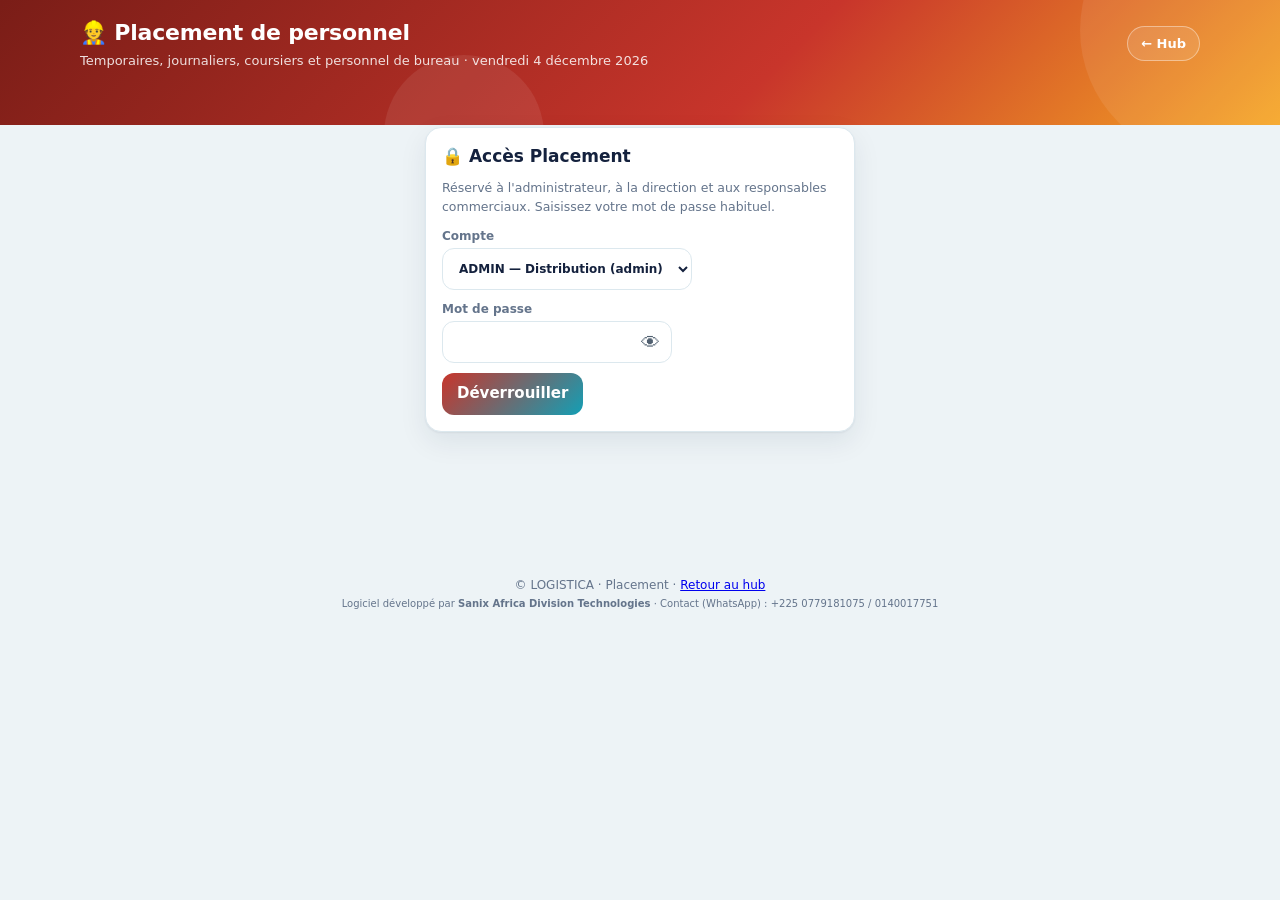
<file: placement.html>
<!DOCTYPE html>
<html lang="fr">
<head>
<meta charset="utf-8">
<meta name="viewport" content="width=device-width,initial-scale=1,viewport-fit=cover">
<meta name="theme-color" content="#7a1d17">
<meta name="referrer" content="no-referrer">
<link rel="manifest" href="manifest-hub.webmanifest">
<link rel="icon" type="image/png" href="icons/hub-192.png">
<link rel="apple-touch-icon" href="icons/hub-apple-180.png">
<meta name="mobile-web-app-capable" content="yes"><meta name="apple-mobile-web-app-capable" content="yes"><meta name="apple-mobile-web-app-status-bar-style" content="black-translucent">
<title>Placement de personnel — LOGISTICA</title>
<link rel="stylesheet" href="modules.css">
</head>
<body>
<header><div class="w top"><div><h1>👷 Placement de personnel</h1><p>Temporaires, journaliers, coursiers et personnel de bureau · <span id="date"></span></p></div><div style="display:flex;gap:8px;align-items:center;flex-wrap:wrap"><span id="who" style="font-size:13px"></span><button class="back" id="lock" hidden type="button" data-a="lock">🔒 Verrouiller</button><a class="back" href="index.html">← Hub</a></div></div></header>
<main><div class="w" id="app"></div></main>
<div id="toast" role="status" aria-live="polite"></div>
<footer>© LOGISTICA · Placement · <a href="index.html">Retour au hub</a><br><small>Logiciel développé par <b>Sanix Africa Division Technologies</b> · Contact (WhatsApp) : +225 0779181075 / 0140017751</small></footer>
<script src="passerelle-config.js"></script>
<script src="sync-engine.js"></script>
<script src="marque.js"></script><script src="auth-engine.js"></script>
<script src="shell-engine.js"></script>
<script src="placement-engine.js"></script>
<script>
const $=s=>document.getElementById(s),P=LOGISTICA_PLACEMENT,{E,fc,av,kpi,ilya}=LOGISTICA_SHELL;
$("date").textContent=new Date().toLocaleDateString("fr-FR",{weekday:"long",day:"numeric",month:"long",year:"numeric"});
const auj=()=>new Date().toISOString().slice(0,10),S=()=>P.etat(),opts=(o,sel)=>Object.keys(o).map(k=>`<option value="${E(k)}"${k===sel?" selected":""}>${E(o[k])}</option>`).join("");
const tr=id=>S().travailleurs.find(x=>x.id===id)||{nom:"?"},cl=id=>S().clients.find(x=>x.id===id)||{nom:"?"},bs=id=>S().besoins.find(x=>x.id===id)||{};
const fd=d=>d?String(d).split("-").reverse().join("/"):"—",per=(a,b)=>a===b?fd(a):fd(a)+" → "+fd(b);
const modesO=P.MODES.map(m=>`<option>${E(m)}</option>`).join("");
const vide=t=>`<div class="empty">${t}</div>`;
const rech=(k,ph)=>`<div class="f"><label style="flex:1;min-width:200px">Recherche<input data-q="${k}" type="search" placeholder="${ph}" value="${E(ST_().q[k]||"")}"></label></div>`;
let SH=null;const ST_=()=>SH?SH.ST:{q:{}};
const stBd=s=>`<span class="bd ${s==="disponible"||s==="payee"||s==="pourvu"||s==="terminee"?"":s==="exclu"||s==="annulee"||s==="annule"?"wa":"mu"}">${E(({disponible:"Disponible",indisponible:"Indisponible",exclu:"Exclu",ouvert:"Ouvert",pourvu:"Pourvu",annule:"Annulé",planifiee:"Planifiée",en_cours:"En cours",terminee:"Terminée",annulee:"Annulée",emise:"Émise",partielle:"Partielle",payee:"Payée"})[s]||s)}</span>`;
/* ---------- Écrans ---------- */
function pil(){const r=P.resume(),h=new Date().getHours(),sal=h<12?"Bonjour":h<18?"Bon après-midi":"Bonsoir";
 return`<div class="hello"><h2>${sal} 👋</h2><p class="note">${r.en_poste} personne(s) en poste aujourd'hui · ${r.non_pointes} journée(s) à pointer · ${r.besoins_ouverts} besoin(s) ouvert(s).</p></div>
 <div class="kpis">${kpi("💰",r.ca_mois,"fc","Facturé ce mois (HT)")}${kpi("📈",r.marge_mois,"fc","Marge du mois",{er:r.marge_mois<0})}${kpi("🧾",r.a_facturer,"fc","À facturer (journées pointées)")}${kpi("👷",r.a_payer,"fc","À payer aux travailleurs")}${kpi("⏳",r.creances,"fc","Créances clients",{er:r.factures_retard>0})}${kpi("🟢",r.disponibles,"n","Travailleurs disponibles")}</div>
 <div class="two"><div class="pan"><h3 style="margin-top:0">À faire</h3><ul class="det">
 <li><span>Journées du jour à pointer</span><b class="${r.non_pointes?"er":""}">${r.non_pointes}</b></li><li><span>Besoins ouverts à pourvoir</span><b>${r.besoins_ouverts}</b></li><li><span>Factures en retard</span><b class="${r.factures_retard?"er":""}">${r.factures_retard}</b></li></ul>
 <p style="margin-top:12px"><button class="btn" data-a="tab" data-v="poi">✅ Pointer aujourd'hui</button> <button class="btn g" data-a="tab" data-v="bes">➕ Nouveau besoin</button></p></div>
 <div class="pan"><h3 style="margin-top:0">Chaîne de valeur</h3><p class="note">Travailleur → besoin d'une entreprise → affectation → pointage → facture client + paie du travailleur → marge. Rien n'est facturé ni payé deux fois ; chaque action est tracée.</p></div></div>`}
function tra(ST){const q=P.norm(ST.q.tra||""),ft=ST.ftype||"",L=S().travailleurs.filter(t=>(!ft||t.type===ft)&&(!q||P.norm(t.nom).includes(q)||String(t.tel).replace(/\D/g,"").includes(q.replace(/\D/g,"")||"~")||t.competences.some(c=>P.norm(c).includes(q))));
 return`<div class="pan"><h3 style="margin-top:0">➕ Nouveau travailleur</h3><form data-f="tra"><div class="f"><label>Nom complet<input name="nom" required maxlength="80"></label><label>Téléphone<input name="tel" required inputmode="tel" maxlength="25"></label><label>Type<select name="type">${opts(P.TYPES)}</select></label><label>Ville / commune<input name="ville" maxlength="60"></label></div>
 <div class="f"><label>Compétences (virgules)<input name="competences" placeholder="permis A, accueil, Excel"></label><label>N° pièce d'identité<input name="cni" maxlength="30"></label><label>Mobile Money<select name="momo_op"><option value="">—</option>${P.MODES.filter(m=>m!=="Espèces"&&m!=="Virement").map(m=>`<option>${E(m)}</option>`).join("")}</select></label><label>N° Mobile Money<input name="momo_num" inputmode="tel" maxlength="15"></label><label>Tarif jour souhaité (F)<input name="taux" type="number" min="0" step="500"></label></div><button class="btn" type="submit">Enregistrer</button></form></div>
 ${rech("tra","Nom, téléphone, compétence…")}<div class="chips">${["",...Object.keys(P.TYPES)].map(k=>`<button class="chip ${ft===k?"on":""}" data-a="ftype" data-v="${k}">${k?E(P.TYPES[k]):"Tous"}</button>`).join("")}</div>
 <p class="note">${L.length} travailleur(s)</p>${L.length?`<div class="grid">${L.map(t=>`<div class="bc"><div class="meta">${av(t.nom,44)}<div><b>${E(t.nom)}</b><br><span class="note">${E(t.tel)} · ${E(P.TYPES[t.type])}${t.ville?" · "+E(t.ville):""}</span></div></div>
 <div>${stBd(t.statut)} ${t.competences.slice(0,4).map(c=>`<span class="bd mu">${E(c)}</span>`).join(" ")}</div>${t.taux?`<div class="note">Souhaite ${fc(t.taux)} / jour</div>`:""}${t.momo_num?`<div class="note">${E(t.momo_op||"Mobile Money")} : ${E(t.momo_num)}</div>`:""}
 <div class="acts">${t.statut!=="disponible"?`<button class="btn sm g" data-a="tst" data-v="${t.id}|disponible">Disponible</button>`:`<button class="btn sm g" data-a="tst" data-v="${t.id}|indisponible">Indisponible</button>`}${t.statut!=="exclu"?`<button class="btn sm er" data-a="tst" data-v="${t.id}|exclu">Exclure</button>`:""}<a class="btn sm g" href="tel:${E(String(t.tel).replace(/[^\d+]/g,""))}">📞</a></div></div>`).join("")}</div>`:vide("Aucun travailleur. Ajoutez le premier ci-dessus.")}`}
function ent(ST){const q=P.norm(ST.q.ent||""),L=S().clients.filter(c=>!q||P.norm(c.nom).includes(q));
 return`<div class="pan"><h3 style="margin-top:0">➕ Nouvelle entreprise cliente</h3><form data-f="ent"><div class="f"><label>Entreprise<input name="nom" required maxlength="100"></label><label>Contact<input name="contact" maxlength="80"></label><label>Téléphone<input name="tel" inputmode="tel" maxlength="25"></label><label>E-mail<input name="email" type="email" maxlength="100"></label><label>Adresse<input name="adresse" maxlength="160"></label></div><button class="btn" type="submit">Enregistrer</button></form></div>
 ${rech("ent","Nom de l'entreprise…")}${L.length?`<div class="grid">${L.map(c=>{const B=S().besoins.filter(b=>b.client_id===c.id),F=S().factures.filter(f=>f.client_id===c.id),du=F.reduce((s,f)=>s+f.ttc-P.payeFacture(S(),f),0);return`<div class="bc"><div class="meta">${av(c.nom,44)}<div><b>${E(c.nom)}</b><br><span class="note">${E(c.contact||"—")} · ${E(c.tel||"—")}</span></div></div><div class="note">${B.length} besoin(s) · ${B.filter(b=>b.statut==="ouvert").length} ouvert(s)</div><div class="note">Reste dû : <b>${fc(du)}</b></div></div>`}).join("")}</div>`:vide("Aucune entreprise cliente.")}`}
function bes(ST){if(ST.sel)return besDet(ST.sel);const B=S().besoins.slice().reverse();
 return`<div class="pan"><h3 style="margin-top:0">➕ Nouveau besoin d'une entreprise</h3>${S().clients.length?`<form data-f="bes"><div class="f"><label>Entreprise<select name="client_id">${S().clients.map(c=>`<option value="${c.id}">${E(c.nom)}</option>`).join("")}</select></label><label>Poste<input name="poste" required maxlength="80" placeholder="Coursier moto, standardiste…"></label><label>Type<select name="type">${opts(P.TYPES)}</select></label><label>Nombre<input name="nb" type="number" min="1" max="500" value="1" required></label></div>
 <div class="f"><label>Du<input name="debut" type="date" value="${auj()}" required></label><label>Au<input name="fin" type="date" value="${auj()}" required></label><label>Tarif client / jour (F)<input name="taux_client" type="number" min="1" step="500" required></label><label>Paie travailleur / jour (F)<input name="taux_travailleur" type="number" min="1" step="500" required></label></div><button class="btn" type="submit">Créer le besoin</button></form>`:`<p class="note">Créez d'abord une entreprise (onglet Entreprises).</p>`}</div>
 ${B.length?`<div class="grid">${B.map(b=>`<a class="bc" href="#" data-a="ouvrir" data-v="${b.id}"><div class="meta"><b>${E(b.poste)}</b>${stBd(b.statut)}</div><div class="note">${E(cl(b.client_id).nom)} · ${E(b.numero)}</div><div>${P.pourvus(S(),b)} / ${b.nb} pourvu(s) · ${per(b.debut,b.fin)}</div><div class="note">Client ${fc(b.taux_client)}/j · Travailleur ${fc(b.taux_travailleur)}/j · Marge ${fc(b.taux_client-b.taux_travailleur)}/j</div></a>`).join("")}</div>`:vide("Aucun besoin pour le moment.")}`}
function besDet(id){const b=bs(id),A=S().affectations.filter(a=>a.besoin_id===id&&a.statut!=="annulee"),C=b.statut==="ouvert"?P.candidats(S(),id):[];
 return`<p><button class="btn g sm" data-a="retour">← Besoins</button></p><div class="pan"><h3 style="margin-top:0">${E(b.poste)} ${stBd(b.statut)}</h3><p class="note">${E(cl(b.client_id).nom)} · ${E(b.numero)} · ${P.pourvus(S(),b)} / ${b.nb} · ${per(b.debut,b.fin)}</p>${b.statut==="ouvert"||b.statut==="pourvu"?`<button class="btn sm er" data-a="bannule" data-v="${b.id}">Annuler le besoin</button>`:""}</div>
 <div class="pan"><h3 style="margin-top:0">Affectés</h3>${A.length?`<ul class="det">${A.map(a=>`<li><span>${E(tr(a.travailleur_id).nom)} · ${per(a.debut,a.fin)} ${stBd(a.statut)}</span><span>${a.statut!=="terminee"?`<button class="btn sm g" data-a="afin" data-v="${a.id}">Terminer</button> `:""}<button class="btn sm er" data-a="aann" data-v="${a.id}">Retirer</button></span></li>`).join("")}</ul>`:vide("Personne d'affecté.")}</div>
 ${b.statut==="ouvert"?`<div class="pan"><h3 style="margin-top:0">Candidats disponibles sur la période</h3>${C.length?`<ul class="det">${C.map(t=>`<li><span>${av(t.nom,30)} <b>${E(t.nom)}</b> <span class="note">${E(P.TYPES[t.type])}${t.type===b.type?" · correspond":""}</span></span><button class="btn sm" data-a="aff" data-v="${b.id}|${t.id}">Affecter</button></li>`).join("")}</ul>`:vide("Aucun travailleur disponible sur toute la période.")}</div>`:""}`}
function poi(ST){const d=ST.jour||auj(),A=S().affectations.filter(a=>(a.statut==="planifiee"||a.statut==="en_cours")&&a.debut<=d&&a.fin>=d);
 return`<div class="pan"><div class="f"><label>Journée<input type="date" id="jour" value="${d}" max="${auj()}" data-a="jour"></label></div><p class="note">Touchez Présent, Demi-journée ou Absent. Un pointage n'est modifiable qu'avec un motif, et jamais une fois facturé ou payé.</p></div>
 ${A.length?`<div class="grid">${A.map(a=>{const p=S().pointages.find(x=>x.affectation_id===a.id&&x.date===d),t=tr(a.travailleur_id),b=bs(a.besoin_id);return`<div class="bc"><div class="meta">${av(t.nom,44)}<div><b>${E(t.nom)}</b><br><span class="note">${E(b.poste)} · ${E(cl(b.client_id).nom)}</span></div></div>
 ${p?`<div>${p.fraction===1?'<span class="bd">Présent</span>':p.fraction===.5?'<span class="bd wa">Demi-journée</span>':'<span class="bd mu">Absent</span>'} ${p.facture_id||p.paie_id?'<span class="note">verrouillé</span>':`<button class="btn sm g" data-a="pcor" data-v="${p.id}">Corriger</button>`}</div>`:`<div class="acts"><button class="btn sm" data-a="pt" data-v="${a.id}|1">✅ Présent</button><button class="btn sm g" data-a="pt" data-v="${a.id}|0.5">½ journée</button><button class="btn sm er" data-a="pt" data-v="${a.id}|0">Absent</button></div>`}</div>`}).join("")}</div>`:vide("Aucune affectation en cours ce jour-là.")}`}
function fac(ST){const C=S().clients.map(c=>({c,P:P.afacturer(S(),c.id)})).filter(x=>x.P.length),F=S().factures.slice().reverse();
 return`<div class="pan"><h3 style="margin-top:0">🧾 À facturer</h3>${C.length?`<ul class="det">${C.map(x=>{const m=x.P.reduce((s,p)=>{const a=S().affectations.find(y=>y.id===p.affectation_id);return s+Math.round(p.fraction*a.taux_client)},0);return`<li><span><b>${E(x.c.nom)}</b> · ${x.P.length} journée(s) pointée(s) · ${fc(m)} HT</span><button class="btn sm" data-a="fact" data-v="${x.c.id}">Facturer</button></li>`}).join("")}</ul>`:vide("Rien à facturer : toutes les journées pointées le sont déjà.")}</div>
 <div class="pan"><h3 style="margin-top:0">Factures</h3>${F.length?`<div class="tw"><table><thead><tr><th>N°</th><th>Entreprise</th><th>Date</th><th class="n">TTC</th><th class="n">Reste</th><th>État</th><th></th></tr></thead><tbody>${F.map(f=>{const r=f.ttc-P.payeFacture(S(),f);return`<tr><td>${E(f.numero)}</td><td>${E(cl(f.client_id).nom)}</td><td>${fd(f.date)}</td><td class="n">${fc(f.ttc)}</td><td class="n">${fc(r)}</td><td>${stBd(f.statut)}${f.statut!=="payee"&&f.echeance<auj()?' <span class="bd wa">en retard</span>':""}</td><td>${r>0?`<button class="btn sm" data-a="enc" data-v="${f.id}">Encaisser</button>`:""} <button class="btn sm g" data-a="imp" data-v="${f.id}">Imprimer</button></td></tr>`}).join("")}</tbody></table></div>`:vide("Aucune facture.")}</div>`}
function pai(ST){const T=S().travailleurs.map(t=>({t,P:P.apayer(S(),t.id)})).filter(x=>x.P.length),L=S().paies.slice().reverse();
 return`<div class="pan"><h3 style="margin-top:0">👷 À payer</h3>${T.length?`<ul class="det">${T.map(x=>{const m=x.P.reduce((s,p)=>{const a=S().affectations.find(y=>y.id===p.affectation_id);return s+Math.round(p.fraction*a.taux_travailleur)},0);return`<li><span><b>${E(x.t.nom)}</b> · ${x.P.reduce((s,p)=>s+p.fraction,0)} j · <b>${fc(m)}</b>${x.t.momo_num?` <span class="note">${E(x.t.momo_op||"MM")} ${E(x.t.momo_num)}</span>`:""}</span><button class="btn sm" data-a="payer" data-v="${x.t.id}">Payer</button></li>`}).join("")}</ul>`:vide("Aucune paie en attente.")}</div>
 <div class="pan"><h3 style="margin-top:0">Paies effectuées</h3>${L.length?`<div class="tw"><table><thead><tr><th>N°</th><th>Date</th><th>Travailleur</th><th class="n">Jours</th><th class="n">Montant</th><th>Mode</th></tr></thead><tbody>${L.map(p=>`<tr><td>${E(p.numero)}</td><td>${fd(p.date)}</td><td>${E(tr(p.travailleur_id).nom)}</td><td class="n">${p.jours}</td><td class="n">${fc(p.net)}</td><td>${E(p.mode)}${p.ref?" · "+E(p.ref):""}</td></tr>`).join("")}</tbody></table></div><p><button class="btn g sm" data-a="csv" data-v="paies">⬇ Exporter (Excel)</button></p>`:vide("Aucune paie.")}</div>`}
function reg(ST){const c=P.cfg(),E2=P.ecritures();
 return`<div class="pan"><h3 style="margin-top:0">⚙️ Réglages</h3><form data-f="reg"><div class="f"><label>TVA sur factures (%)<input name="tva" type="number" min="0" max="30" step="0.5" value="${c.tva}"></label><label>Délai de paiement (jours)<input name="delai_facture" type="number" min="0" max="180" value="${c.delai_facture}"></label></div><button class="btn" type="submit">Enregistrer</button></form><p class="note">Aucune retenue sociale ou fiscale n'est calculée (journaliers payés au montant convenu) : à valider avec votre expert-comptable.</p></div>
 <div class="pan"><h3 style="margin-top:0">📒 Écritures SYSCOHADA</h3><p class="note">${E2.length} écriture(s) générée(s), ${P.equilibre(E2)?"toutes équilibrées":"⚠ déséquilibre détecté"}. Facture : 4111 / 7061 + 4431 · Paie : 6611 / 422, puis 422 / trésorerie (553 Mobile Money, 571 caisse, 5211 banque).</p><button class="btn g sm" data-a="csv" data-v="ecritures">⬇ Exporter le journal (Excel)</button></div>
 <div class="pan"><h3 style="margin-top:0">Journal d'audit</h3><ul class="det">${S().audit.slice(-12).reverse().map(a=>`<li><span>${E(a.action)} — ${E(a.detail)}</span><span class="note">${E(a.par)} · ${ilya(a.t)}</span></li>`).join("")||"<li>Aucune action.</li>"}</ul></div>`}
function dl(nom,txt){const u=URL.createObjectURL(new Blob([txt],{type:"text/csv;charset=utf-8"})),l=document.createElement("a");l.href=u;l.download=nom;document.body.appendChild(l);l.click();l.remove();setTimeout(()=>URL.revokeObjectURL(u),2000)}
function imprimer(id){const f=S().factures.find(x=>x.id===id),c=cl(f.client_id),w=window.open("","_blank");if(!w)return;
 w.document.write(`<!doctype html><meta charset="utf-8"><title>${E(f.numero)}</title><style>body{font:14px Arial;margin:30px;color:#111}table{width:100%;border-collapse:collapse}td,th{border:1px solid #999;padding:6px;text-align:left}.n{text-align:right}</style><h2>${E((window.ERP_MARQUE||{}).nom||"")} — Facture ${E(f.numero)}</h2><p>Date : ${fd(f.date)} · Échéance : ${fd(f.echeance)}<br>Client : <b>${E(c.nom)}</b> ${E(c.adresse||"")}</p><table><tr><th>Poste</th><th>Besoin</th><th class="n">Jours</th><th class="n">Tarif</th><th class="n">Montant</th></tr>${f.lignes.map(l=>`<tr><td>${E(l.poste)}</td><td>${E(l.besoin)}</td><td class="n">${l.jours}</td><td class="n">${fc(l.taux)}</td><td class="n">${fc(l.montant)}</td></tr>`).join("")}</table><p class="n">Total HT : ${fc(f.ht)}<br>TVA ${f.tva_taux} % : ${fc(f.tva)}<br><b>Total TTC : ${fc(f.ttc)}</b></p><script>onload=()=>print()<\/script>`);w.document.close()}
/* ---------- Actions ---------- */
SH=LOGISTICA_SHELL.init({id:"placement",titre:"Placement",
 vues:[{id:"pil",nom:"Accueil",ic:"🏠",fn:pil},{id:"tra",nom:"Travailleurs",ic:"👷",fn:tra},{id:"ent",nom:"Entreprises",ic:"🏢",fn:ent},{id:"bes",nom:"Besoins",ic:"📋",fn:bes,badge:()=>P.resume().besoins_ouverts},{id:"poi",nom:"Pointage",ic:"✅",fn:poi,badge:()=>P.resume().non_pointes},{id:"fac",nom:"Facturation",ic:"🧾",fn:fac},{id:"pai",nom:"Paie",ic:"💳",fn:pai},{id:"reg",nom:"Réglages",ic:"⚙️",fn:reg}],
 action(a,v,b,ST,agir,par){
  if(a==="ftype"){ST.ftype=v;return SH.render()}
  if(a==="tst"){const[id,s]=v.split("|");let m="";if(s==="exclu"){m=prompt("Motif de l'exclusion (obligatoire) :")||""}return agir(()=>P.statutTravailleur(par(),id,s,m),"Statut mis à jour.")}
  if(a==="aff"){const[bi,ti]=v.split("|");return agir(()=>P.affecter(par(),bi,ti),"Travailleur affecté.")}
  if(a==="aann"){const m=prompt("Motif du retrait (obligatoire) :")||"";return agir(()=>P.annulerAffectation(par(),v,m),"Affectation retirée.")}
  if(a==="afin")return agir(()=>P.terminerAffectation(par(),v),"Affectation terminée.");
  if(a==="bannule"){const m=prompt("Motif de l'annulation (obligatoire) :")||"";return agir(()=>P.annulerBesoin(par(),v,m),"Besoin annulé.")}
  if(a==="pt"){const[i,f]=v.split("|");return agir(()=>P.pointer(par(),i,ST.jour||auj(),+f),"Pointage enregistré.")}
  if(a==="pcor"){const f=prompt("Présence : 1 (journée), 0.5 (demi), 0 (absent)");if(f==null)return;const m=prompt("Motif de la correction (obligatoire) :")||"";return agir(()=>P.corrigerPointage(par(),v,f.replace(",","."),m),"Pointage corrigé.")}
  if(a==="fact")return agir(()=>P.facturer(par(),v),f=>"Facture "+f.numero+" émise.");
  if(a==="enc"){const f=S().factures.find(x=>x.id===v),r=f.ttc-P.payeFacture(S(),f),m=prompt("Montant encaissé (reste "+r+" F) :",r);if(m==null)return;const mo=prompt("Mode : "+P.MODES.join(", "),"Espèces");if(mo==null)return;const ref=mo==="Espèces"?"":prompt("Référence de la transaction :")||"";return agir(()=>P.encaisser(par(),v,m,mo,ref),"Encaissement enregistré.")}
  if(a==="payer"){const mo=prompt("Mode de paiement : "+P.MODES.join(", "),"Orange Money");if(mo==null)return;const ref=mo==="Espèces"?"":prompt("Référence de la transaction :")||"";return agir(()=>P.payer(par(),v,mo,ref),p=>"Paie "+p.numero+" : "+fc(p.net)+".")}
  if(a==="imp")return imprimer(v);
  if(a==="csv"){return dl(v==="paies"?"paies.csv":"journal-placement.csv",v==="paies"?P.exportPaies():P.csvEcritures())}
 },
 changer(){},
 formulaire(k,d,f,ST,agir,par){
  if(k==="tra")return agir(()=>P.ajouterTravailleur(par(),Object.fromEntries(d)),"Travailleur enregistré.");
  if(k==="ent")return agir(()=>P.ajouterClient(par(),Object.fromEntries(d)),"Entreprise enregistrée.");
  if(k==="bes")return agir(()=>P.creerBesoin(par(),Object.fromEntries(d)),"Besoin créé.");
  if(k==="reg")return agir(()=>P.reglages(par(),Object.fromEntries(d)),"Réglages enregistrés.")}});
document.addEventListener("change",e=>{if(e.target.id==="jour"&&SH.garde()){SH.ST.jour=e.target.value||auj();SH.render()}});
LOGISTICA_SYNC.init({app:"placement",nom:"Placement",get:()=>P.etat(),persist:()=>P.sauver(),refresh:()=>{if(SH.garde())SH.render()},qui:()=>SH.session()?SH.session().nom:"poste"});
if("serviceWorker"in navigator&&/^https?:$/.test(location.protocol))navigator.serviceWorker.register("sw.js").catch(()=>{});
</script>
</body>
</html>
</file>
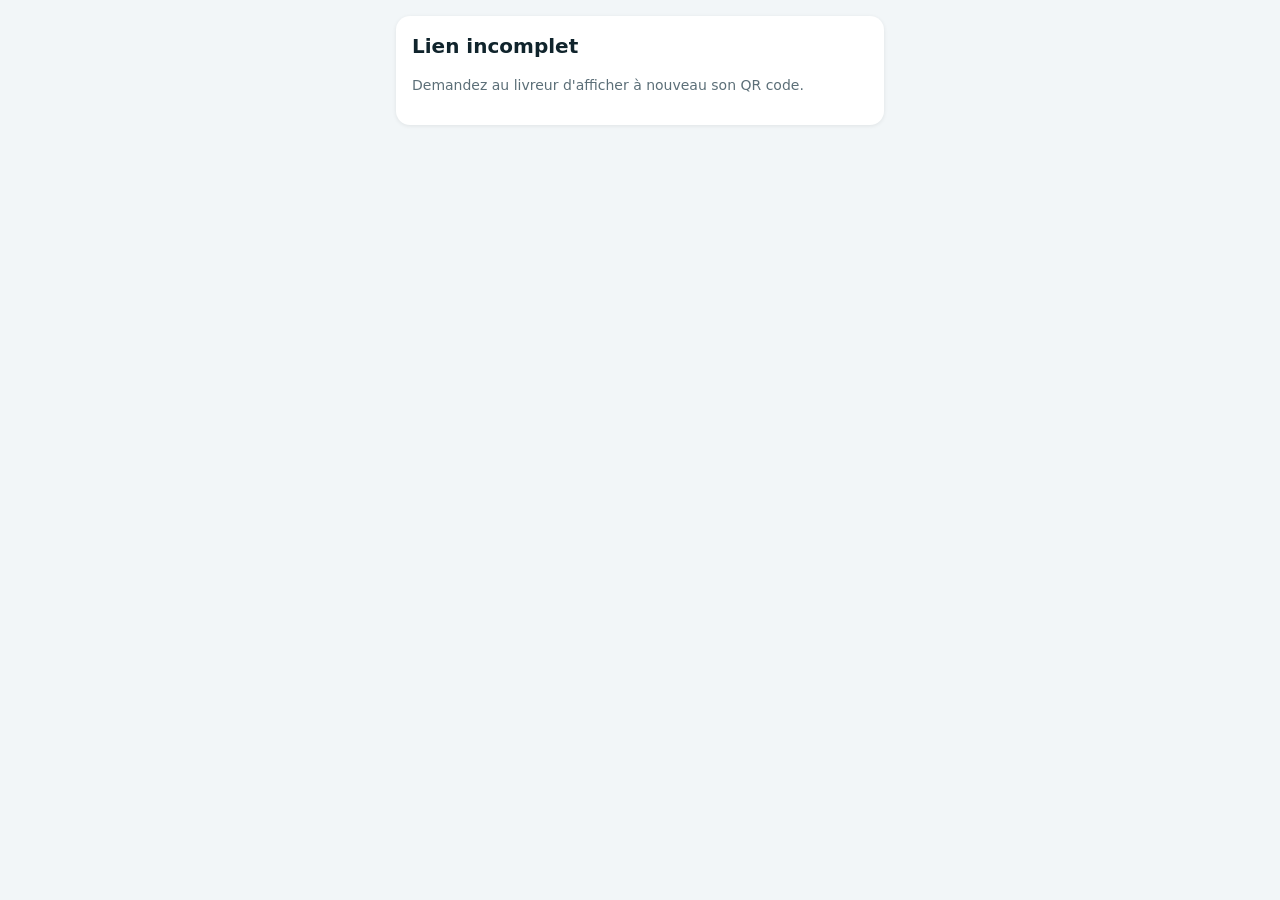
<file: signer.html>
<!DOCTYPE html>
<html lang="fr">
<head>
<meta charset="utf-8">
<meta name="viewport" content="width=device-width,initial-scale=1">
<meta name="theme-color" content="#c8352b">
<meta name="robots" content="noindex,nofollow">
<meta name="referrer" content="no-referrer">
<link rel="icon" type="image/png" href="icons/livreur-192.png">
<title>Signer la réception de ma livraison — LOGISTICA</title>
<style>
:root{--c:#c8352b;--bg:#f2f6f8;--tx:#10242c;--mu:#5c6f78;--ok:#118a4b;--er:#b42318}
*{box-sizing:border-box}body{margin:0;font:16px/1.45 system-ui,sans-serif;background:var(--bg);color:var(--tx)}
main{max-width:520px;margin:0 auto;padding:16px 16px 40px}
.card{background:#fff;border-radius:14px;padding:16px;margin-bottom:12px;box-shadow:0 1px 4px rgba(0,0,0,.08)}
h1{font-size:20px;margin:0 0 4px}h2{font-size:16px;margin:14px 0 6px}.mu{color:var(--mu);font-size:14px}
label{display:block;font-size:14px;margin:10px 0 4px;font-weight:600}input[type=text]{width:100%;padding:12px;font-size:16px;border:1px solid #c5d2d8;border-radius:10px}
canvas{width:100%;height:180px;border:2px dashed #9db0b8;border-radius:12px;background:#fff;touch-action:none;display:block}
button{font:inherit;font-weight:700;border:0;border-radius:12px;padding:14px;width:100%;margin-top:10px;background:var(--c);color:#fff}button.g{background:#e6eef1;color:var(--tx)}button:disabled{opacity:.5}
.er{color:var(--er);margin-top:8px}.ok{background:#e8f7ee;border-radius:12px;padding:14px;color:#0b5c32}ul{padding-left:20px;margin:6px 0}
</style>
</head>
<body>
<main id="m"><div class="card">Chargement…</div></main>
<script src="passerelle-config.js"></script>
<script>
"use strict";
const $=id=>document.getElementById(id),esc=s=>String(s==null?"":s).replace(/[&<>"']/g,c=>({"&":"&amp;","<":"&lt;",">":"&gt;",'"':"&quot;","'":"&#39;"}[c]));
const T=new URLSearchParams(location.search).get("t")||"",C=window.LOGISTICA_PASSERELLE,U=C&&/^https:\/\//.test(C.url||"")?C.url.replace(/\/+$/,"")+"/functions/v1/livraison-signer":"";
const post=async b=>{const r=await fetch(U,{method:"POST",headers:{"content-type":"application/json"},body:JSON.stringify(Object.assign({t:T},b))}),j=await r.json().catch(()=>({}));if(!r.ok||j.ok===false)throw new Error(j.erreur||"Service momentanément indisponible");return j};
const F=n=>new Intl.NumberFormat("fr-FR").format(Math.round(n))+" F";
let GPS=null;
function msg(h){$("m").innerHTML=h}
function vue(d){
 msg(`<div class="card"><div class="mu">${esc(d.org)}</div><h1>Signer la réception</h1><p class="mu" style="margin:0">🔒 Lien officiel : aucun paiement, mot de passe ou code n'est demandé ici.</p>
 <h2>Livraison ${esc(d.numero)}</h2><ul>${d.lignes.map(l=>`<li>${esc(l.qte)} × ${esc(l.desig)}</li>`).join("")}</ul>${d.montant>0?`<p>Montant à régler au livreur : <b>${F(d.montant)}</b></p>`:""}
 <label for="nom">Votre nom</label><input type="text" id="nom" maxlength="80" autocomplete="name">
 <label>Signez avec le doigt</label><canvas id="sg" width="900" height="360" aria-label="Zone de signature"></canvas><button type="button" class="g" id="eff">Effacer</button>
 <button type="button" class="g" id="pos">📍 Confirmer ma position (recommandé)</button><div class="mu" id="ps"></div>
 <div class="er" id="er" role="alert"></div><button type="button" id="ok">✔ Je confirme avoir reçu ma commande</button>
 <p class="mu">Ensuite, donnez au livreur le code de confirmation que vous avez reçu.</p></div>`);
 const cv=$("sg"),x=cv.getContext("2d");x.lineWidth=5;x.lineCap="round";x.lineJoin="round";x.strokeStyle="#10242c";let dr=false,any=false;
 const pt=e=>{const r=cv.getBoundingClientRect();return[(e.clientX-r.left)*cv.width/r.width,(e.clientY-r.top)*cv.height/r.height]};
 cv.onpointerdown=e=>{dr=true;cv.setPointerCapture(e.pointerId);const[a,b]=pt(e);x.beginPath();x.moveTo(a,b);x.lineTo(a+.1,b+.1);x.stroke();any=true};
 cv.onpointermove=e=>{if(!dr)return;const[a,b]=pt(e);x.lineTo(a,b);x.stroke()};cv.onpointerup=cv.onpointercancel=()=>{dr=false};
 $("eff").onclick=()=>{x.clearRect(0,0,cv.width,cv.height);any=false};
 $("pos").onclick=()=>{if(!navigator.geolocation){$("ps").textContent="Position indisponible sur cet appareil.";return}
  navigator.geolocation.getCurrentPosition(p=>{GPS={lat:p.coords.latitude,lng:p.coords.longitude,precision:p.coords.accuracy};$("ps").textContent="Position enregistrée ✔"},()=>{$("ps").textContent="Position refusée : vous pouvez signer sans."},{enableHighAccuracy:true,timeout:12000})};
 $("ok").onclick=async()=>{const er=$("er"),b=$("ok");er.textContent="";const nom=$("nom").value.trim();
  if(nom.length<2)return er.textContent="Indiquez votre nom.";if(!any)return er.textContent="Signez dans le cadre avec le doigt.";
  b.disabled=true;try{await post({action:"signer",nom,signature:cv.toDataURL("image/png"),gps:GPS});
   msg(`<div class="card"><div class="ok"><h1>Merci ${esc(nom)} ✔</h1><p>Votre signature est enregistrée. <b>Donnez maintenant le code de confirmation au livreur</b> pour terminer la livraison.</p></div></div>`)}
  catch(e){er.textContent=e.message;b.disabled=false}}}
(async()=>{if(!U||!T)return msg('<div class="card"><h1>Lien incomplet</h1><p class="mu">Demandez au livreur d\'afficher à nouveau son QR code.</p></div>');
 try{vue(await post({action:"voir"}))}catch(e){msg(`<div class="card"><h1>Lien indisponible</h1><p class="mu">${esc(e.message)}</p></div>`)}})();
</script>
</body>
</html>
</file>
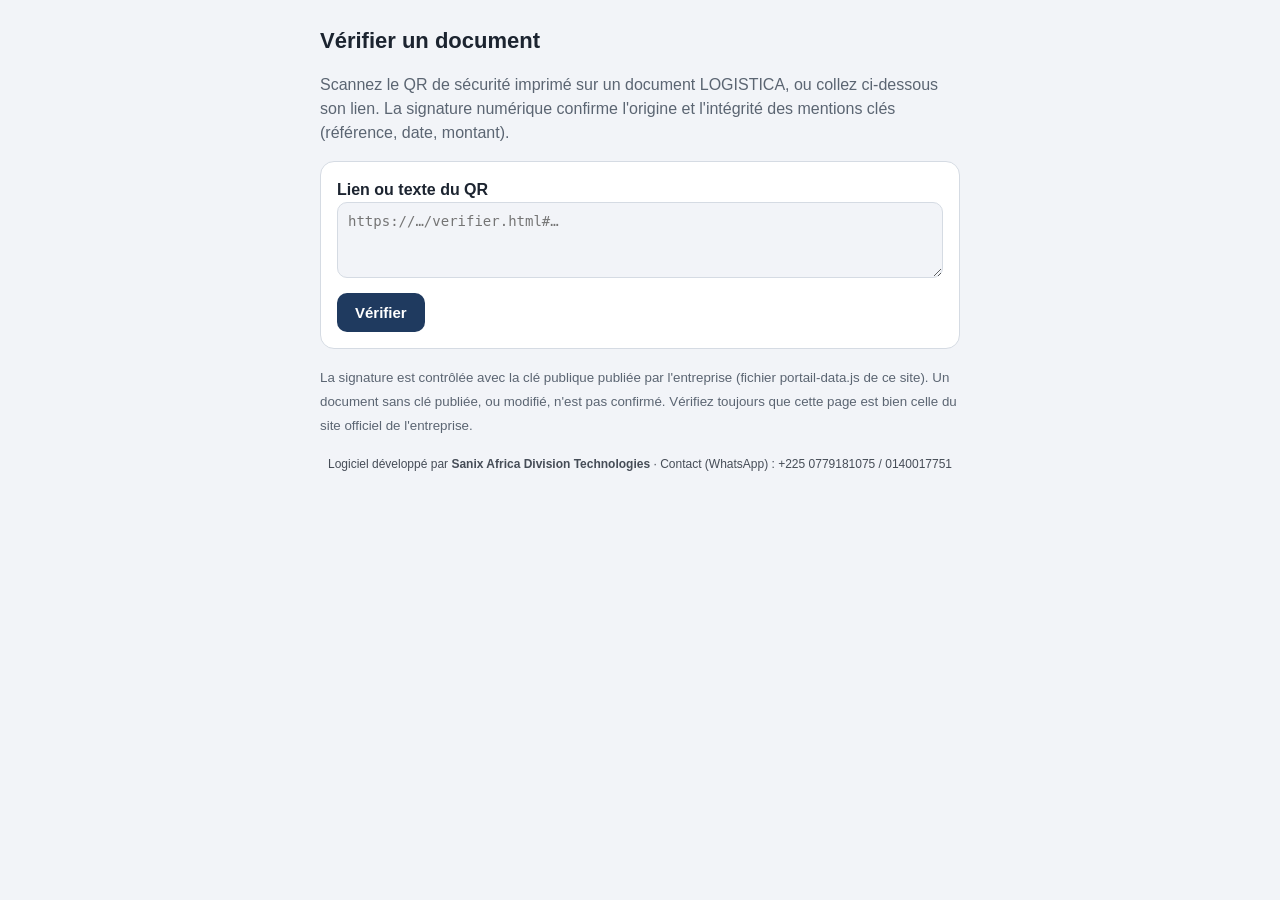
<file: verifier.html>
<!DOCTYPE html>
<html lang="fr">
<head>
<meta charset="UTF-8">
<meta name="viewport" content="width=device-width,initial-scale=1">
<meta name="robots" content="noindex">
<title>Vérifier un document — LOGISTICA</title>
<style>
:root{--bg:#f2f4f8;--card:#fff;--tx:#1c2430;--mu:#5b6572;--bd:#d5dbe3;--ok:#1f8a4c;--er:#b3261e;--wa:#b26a00;--ac:#1f3a5f}
@media(prefers-color-scheme:dark){:root{--bg:#0f141c;--card:#18202b;--tx:#e8edf3;--mu:#9aa6b5;--bd:#2c3745;--ac:#6ea0e0;--ok:#4cc27f;--er:#ff7a70;--wa:#f0b04a}}
*{box-sizing:border-box}body{margin:0;background:var(--bg);color:var(--tx);font:16px/1.5 Arial,Helvetica,sans-serif;padding:16px}
main{max-width:640px;margin:0 auto}h1{font-size:22px;margin:8px 0 4px}.mu{color:var(--mu)}
.card{background:var(--card);border:1px solid var(--bd);border-radius:14px;padding:16px;margin:14px 0}
.verdict{border-width:2px;font-weight:700;font-size:18px;display:flex;gap:12px;align-items:center}.verdict svg{flex:0 0 40px;width:40px;height:40px}
.verdict.ok{border-color:var(--ok);color:var(--ok)}.verdict.er{border-color:var(--er);color:var(--er)}.verdict.wa{border-color:var(--wa);color:var(--wa)}
dl{display:grid;grid-template-columns:130px 1fr;gap:6px 12px;margin:0}dt{color:var(--mu);font-size:14px}dd{margin:0;font-weight:700;word-break:break-word}
textarea{width:100%;min-height:76px;font:14px monospace;padding:10px;border:1px solid var(--bd);border-radius:10px;background:var(--bg);color:var(--tx)}
button{font:700 15px Arial;padding:11px 18px;border-radius:10px;border:0;background:var(--ac);color:#fff;cursor:pointer;margin-top:8px}
small{color:var(--mu)}
</style>
</head>
<body>
<main>
<h1>Vérifier un document</h1>
<p class="mu">Scannez le QR de sécurité imprimé sur un document LOGISTICA, ou collez ci-dessous son lien. La signature numérique confirme l'origine et l'intégrité des mentions clés (référence, date, montant).</p>
<div id="res"></div>
<div class="card"><label for="lien"><b>Lien ou texte du QR</b></label><textarea id="lien" placeholder="https://…/verifier.html#…"></textarea><button type="button" id="go">Vérifier</button></div>
<p><small>La signature est contrôlée avec la clé publique publiée par l'entreprise (fichier portail-data.js de ce site). Un document sans clé publiée, ou modifié, n'est pas confirmé. Vérifiez toujours que cette page est bien celle du site officiel de l'entreprise.</small></p>
</main>
<script src="portail-data.js"></script>
<script>
(function(){
"use strict";
var esc=function(s){return String(s==null?"":s).replace(/[&<>"']/g,function(c){return{"&":"&amp;","<":"&lt;",">":"&gt;",'"':"&quot;","'":"&#39;"}[c]})};
var DIV={transport:"Transport",distribution:"Distribution",agro:"Agro",groupe:"Groupe"};
var ALGO={name:"ECDSA",namedCurve:"P-256"},SIGN={name:"ECDSA",hash:"SHA-256"};
function unb64u(s){s=String(s).replace(/-/g,"+").replace(/_/g,"/");while(s.length%4)s+="=";var b=atob(s),a=new Uint8Array(b.length);for(var i=0;i<b.length;i++)a[i]=b.charCodeAt(i);return a}
function lire(k){try{return JSON.parse(localStorage.getItem(k)||"null")}catch(e){return null}}
function cles(){var L=[],P=window.__PORTAIL_DATA&&window.__PORTAIL_DATA.print;if(P&&Array.isArray(P.keys))P.keys.forEach(function(k){if(k&&k.kid&&k.pub)L.push(k)});var l=lire("logistica_print_key_v1");if(l&&l.pub&&l.kid&&!L.some(function(k){return k.kid===l.kid}))L.push({kid:l.kid,pub:l.pub,local:true});return L}
function noms(){var P=window.__PORTAIL_DATA&&window.__PORTAIL_DATA.print;return(P&&P.noms)||{}}
function extraire(t){t=String(t||"").trim();var m=/(?:verifier(?:\.html)?#|LOGISTICA-VERIF:|^#)?([A-Za-z0-9_-]{20,})\.([A-Za-z0-9_-]{8,})\s*$/.exec(t);return m?{c:m[1],s:m[2]}:null}
async function verifier(sig,canon,pub){try{var k=await crypto.subtle.importKey("jwk",pub,ALGO,false,["verify"]);return await crypto.subtle.verify(SIGN,k,unb64u(sig),new TextEncoder().encode(canon))}catch(e){return false}}
var ICO={ok:'<svg viewBox="0 0 24 24" fill="none" stroke="currentColor" stroke-width="2"><circle cx="12" cy="12" r="9"/><path d="M8 12.5l2.7 2.7L16 9.5"/></svg>',er:'<svg viewBox="0 0 24 24" fill="none" stroke="currentColor" stroke-width="2"><circle cx="12" cy="12" r="9"/><path d="M9 9l6 6M15 9l-6 6"/></svg>',wa:'<svg viewBox="0 0 24 24" fill="none" stroke="currentColor" stroke-width="2"><path d="M12 3l10 18H2z"/><path d="M12 10v5M12 18h.01"/></svg>'};
async function lancer(txt){
  var el=document.getElementById("res"),e=extraire(txt);
  if(!e){el.innerHTML=txt?'<div class="card verdict er">'+ICO.er+'<div>Lien illisible : ce n\'est pas un QR de sécurité LOGISTICA.</div></div>':"";return}
  var canon;try{canon=new TextDecoder().decode(unb64u(e.c))}catch(x){canon=""}
  var p=canon.split("|");if(p.length!==7||(p[0]!=="A1"&&p[0]!=="A0")){el.innerHTML='<div class="card verdict er">'+ICO.er+'<div>Contenu du QR non reconnu.</div></div>';return}
  var d={v:p[0],div:p[1],ref:p[2],date:p[3],montant:p[4],h:p[5],kid:p[6]},v,cls,msg;
  if(d.v==="A0"){cls="wa";msg="Contrôle simple uniquement : ce document n'a pas été signé numériquement. Confirmez-le auprès de l'émetteur."}
  else if(!window.crypto||!crypto.subtle){cls="wa";msg="Ce navigateur ne permet pas la vérification (ouvrez la page en https)."}
  else{var k=cles().filter(function(x){return x.kid===d.kid})[0];
    if(!k){cls="wa";msg="Clé de signature introuvable ("+esc(d.kid)+"). Impossible de confirmer ce document ici : contactez l'émetteur."}
    else{v=await verifier(e.s,canon,k.pub);cls=v?"ok":"er";msg=v?"Document AUTHENTIQUE : signature valide.":"Document NON AUTHENTIQUE : la signature ne correspond pas (document modifié ou falsifié)."}}
  var reg=(lire("logistica_docs_v1")||[]).filter(function(r){return r.r===d.ref&&r.h===d.h})[0],m=/^(\d{4})-(\d{2})-(\d{2})$/.exec(d.date),nm=noms()[d.div];
  el.innerHTML='<div class="card verdict '+cls+'">'+ICO[cls]+'<div>'+msg+'</div></div><div class="card"><dl><dt>Émetteur</dt><dd>'+esc(nm||"LOGISTICA")+' — '+esc(DIV[d.div]||d.div)+'</dd><dt>Référence</dt><dd>'+esc(d.ref)+'</dd><dt>Date</dt><dd>'+(m?m[3]+"/"+m[2]+"/"+m[1]:esc(d.date))+'</dd>'+(+d.montant?'<dt>Montant</dt><dd>'+Number(d.montant).toLocaleString("fr-FR")+' F</dd>':"")+'<dt>Empreinte</dt><dd>'+esc(d.h)+'</dd><dt>Clé</dt><dd>'+esc(d.kid)+'</dd>'+(reg?'<dt>Registre</dt><dd>Enregistré sur cet appareil le '+esc(String(reg.u).slice(0,10))+(reg.p?" par "+esc(reg.p):"")+'</dd>':"")+'</dl></div>';
}
document.getElementById("go").onclick=function(){lancer(document.getElementById("lien").value)};
window.addEventListener("hashchange",function(){lancer(location.href)});
if(location.hash.length>20)lancer(location.href);
window.__verifier=lancer;
})();
</script>
<p style="text-align:center;font-size:12px;opacity:.8;margin:18px 8px">Logiciel développé par <b>Sanix Africa Division Technologies</b> · Contact (WhatsApp) : +225 0779181075 / 0140017751</p>
</body>
</html>
</file>
<file: modules.css>
:root{--b:#c8352b;--b2:#7a1d17;--a:#f5a524;--bg:#edf3f6;--card:#fff;--tx:#14213d;--mu:#64748b;--ok:#118a4b;--wa:#b86e00;--er:#c62828;--bd:#dce8ee;--c:#c8352b;--soft:#f4f9fb;--sh:0 1px 2px rgba(15,40,60,.06),0 10px 28px rgba(15,40,60,.08);--r:16px}
@media(prefers-color-scheme:dark){:root{--bg:#0a1a21;--card:#112832;--tx:#e6f0f3;--mu:#93a9b2;--bd:#1f3a46;--soft:#0e2129;--sh:0 1px 2px rgba(0,0,0,.3),0 10px 28px rgba(0,0,0,.35)}}
*{box-sizing:border-box}
html{scroll-behavior:smooth}
body{margin:0;font:15px/1.5 system-ui,"Segoe UI",Roboto,sans-serif;background:var(--bg);color:var(--tx);min-height:100vh;-webkit-tap-highlight-color:transparent}
.w{max-width:1120px;margin:0 auto}
header{position:relative;overflow:hidden;background:linear-gradient(135deg,var(--b2),var(--b) 60%,#f5a524);color:#fff;padding:calc(16px + env(safe-area-inset-top)) 16px 54px}
header:before,header:after{content:"";position:absolute;border-radius:50%;background:rgba(255,255,255,.08);pointer-events:none}
header:before{width:260px;height:260px;right:-60px;top:-100px}header:after{width:160px;height:160px;left:30%;bottom:-90px}
header h1{margin:0;font-size:22px;letter-spacing:-.2px}header p{margin:2px 0 0;opacity:.85;font-size:13px}
.top{display:flex;justify-content:space-between;align-items:center;gap:10px;flex-wrap:wrap;position:relative}
.back{color:#fff;text-decoration:none;font-weight:700;font-size:13px;border:1px solid rgba(255,255,255,.4);border-radius:99px;padding:7px 13px;background:rgba(255,255,255,.1);font-family:inherit;cursor:pointer;transition:background .15s}
.back:hover{background:rgba(255,255,255,.22)}
.gs{position:relative;margin-top:14px;max-width:560px}
.gs input{width:100%;margin:0;padding:12px 16px 12px 42px;border-radius:99px;border:0;font-size:15px;box-shadow:0 6px 20px rgba(0,0,0,.18);background:#fff;color:#14213d;min-height:46px}
.gs:before{content:"🔍";position:absolute;left:15px;top:11px;font-size:16px;z-index:1}
.gs kbd{position:absolute;right:14px;top:12px;font:600 11px system-ui;color:#64748b;border:1px solid #cbd5e1;border-radius:6px;padding:2px 6px;background:#f8fafc}
.gsr{position:absolute;left:0;right:0;top:54px;background:var(--card);color:var(--tx);border-radius:14px;box-shadow:var(--sh);overflow:hidden;z-index:40;border:1px solid var(--bd)}
.gsr button{display:flex;gap:10px;align-items:center;width:100%;border:0;background:none;color:inherit;padding:9px 12px;text-align:left;font:inherit;cursor:pointer}
.gsr button:hover,.gsr button:focus{background:var(--soft);outline:0}
main{padding:0 16px 96px;margin-top:-34px;position:relative}
h2{margin:18px 0 10px;font-size:17px}h3{margin:16px 0 8px;font-size:14px}
.note{font-size:12.5px;color:var(--mu);margin:6px 0}
.tabs{display:flex;gap:6px;overflow-x:auto;margin:0 0 14px;padding:6px;background:var(--card);border-radius:99px;box-shadow:var(--sh);position:sticky;top:8px;z-index:30;scrollbar-width:none}
.tabs::-webkit-scrollbar{display:none}
.tab{flex:0 0 auto;border:0;background:none;color:var(--mu);border-radius:99px;padding:9px 14px;font:inherit;font-weight:700;min-height:42px;cursor:pointer;transition:background .18s,color .18s,transform .12s;white-space:nowrap;position:relative}
.tab:hover{background:var(--soft);color:var(--tx)}.tab:active{transform:scale(.96)}
.tab.on{background:linear-gradient(135deg,var(--b),#f5a524);color:#fff;box-shadow:0 4px 12px rgba(14,116,144,.35)}
.tab .ti{display:inline-block;margin-right:5px}
.pill{font-style:normal;background:var(--er);color:#fff;border-radius:99px;padding:0 7px;font-size:11px;margin-left:5px;display:inline-block;min-width:18px;text-align:center}
.vue{animation:rise .3s ease both}
@keyframes rise{from{opacity:0;transform:translateY(10px)}to{opacity:1;transform:none}}
.pan,.card{background:var(--card);border:1px solid var(--bd);border-radius:var(--r);padding:16px;box-shadow:var(--sh)}
.hello{background:linear-gradient(135deg,var(--card),var(--soft));border:1px solid var(--bd);border-radius:var(--r);padding:18px;box-shadow:var(--sh);margin-bottom:14px}
.hello h2{margin:0 0 2px;font-size:21px}.hello .sub{color:var(--mu);margin:0 0 12px}
.today{display:flex;gap:8px;flex-wrap:wrap}
.chip{display:inline-flex;align-items:center;gap:6px;border:1px solid var(--bd);background:var(--card);color:var(--tx);border-radius:99px;padding:7px 13px;font:inherit;font-weight:700;font-size:13px;cursor:pointer;transition:transform .12s,box-shadow .15s,background .15s;min-height:38px}
.chip:hover{box-shadow:0 4px 12px rgba(15,40,60,.12);transform:translateY(-1px)}.chip:active{transform:scale(.97)}
.chip.on{background:var(--c);color:#fff;border-color:var(--c)}.chip.warn{border-color:#f3c98b;background:#fff7ea;color:#8a5200}.chip.bad{border-color:#f1b0b0;background:#fdecec;color:#a11d1d}
.chip small{font-weight:600;opacity:.7}
.kpis{display:grid;gap:12px;grid-template-columns:repeat(auto-fit,minmax(200px,1fr));margin-bottom:14px}
.kpi{background:var(--card);border:1px solid var(--bd);border-radius:var(--r);padding:14px 14px 12px;box-shadow:var(--sh);position:relative;overflow:hidden;transition:transform .15s,box-shadow .15s}
.kpi:hover{transform:translateY(-2px)}
.kpi .ic{width:34px;height:34px;border-radius:11px;display:grid;place-items:center;font-size:17px;background:var(--soft);margin-bottom:8px}
.kpi b.n{display:block;font-size:24px;letter-spacing:-.4px;line-height:1.1}.kpi span.l{font-size:12.5px;color:var(--mu)}
.kpi .sp{position:absolute;right:10px;top:12px;opacity:.95}
.two{display:grid;gap:14px;grid-template-columns:repeat(auto-fit,minmax(300px,1fr))}
.donut{display:flex;gap:16px;align-items:center;flex-wrap:wrap}.donut svg{flex:0 0 auto}
.leg{list-style:none;margin:0;padding:0;flex:1;min-width:160px}.leg li{display:flex;align-items:center;gap:8px;padding:5px 0;font-size:13px}.leg i{width:11px;height:11px;border-radius:50%;flex:0 0 auto}.leg a{margin-left:auto;font-weight:700;color:var(--tx);text-decoration:none}
.ins{list-style:none;margin:0;padding:0;display:grid;gap:8px}.ins li{display:flex;gap:10px;align-items:center;background:var(--soft);border-radius:12px;padding:10px 12px;font-size:14px}.ins button{margin-left:auto}
.av{--h:200;display:inline-grid;place-items:center;flex:0 0 auto;width:var(--s,40px);height:var(--s,40px);border-radius:50%;background:hsl(var(--h) 55% 46%);color:#fff;font-weight:800;font-size:calc(var(--s,40px)*.38);letter-spacing:.5px;user-select:none}
.bar{height:6px;border-radius:99px;background:var(--soft);overflow:hidden;margin-top:5px}.bar i{display:block;height:100%;background:linear-gradient(90deg,var(--b),#f5a524);border-radius:99px;transition:width .6s ease}
.rank{list-style:none;margin:0;padding:0}.rank li{display:flex;gap:12px;align-items:center;padding:9px 0;border-bottom:1px solid var(--bd);cursor:pointer}.rank li:last-child{border:0}.rank .m{flex:1;min-width:0}.rank .m b{display:block;white-space:nowrap;overflow:hidden;text-overflow:ellipsis}
.f{display:flex;gap:10px;flex-wrap:wrap;align-items:flex-end;margin:10px 0}.f label{display:block;font-size:12px;color:var(--mu);font-weight:600}
input,select,textarea{font:inherit;padding:9px 12px;border:1px solid var(--bd);border-radius:12px;background:var(--card);color:var(--tx);min-height:42px;display:block;margin-top:3px;max-width:100%;transition:border-color .15s,box-shadow .15s}
input:focus,select:focus,textarea:focus,.btn:focus-visible,.tab:focus-visible,.chip:focus-visible,.cl:focus-visible{outline:0;border-color:var(--b);box-shadow:0 0 0 3px rgba(14,116,144,.25)}
.btn{display:inline-flex;align-items:center;gap:6px;justify-content:center;padding:9px 15px;border-radius:12px;background:linear-gradient(135deg,var(--b),#139fb5);color:#fff;font:inherit;font-weight:700;text-decoration:none;min-height:42px;border:0;cursor:pointer;transition:transform .12s,box-shadow .15s,filter .15s}
.btn:hover{filter:brightness(1.07);box-shadow:0 6px 16px rgba(14,116,144,.3)}.btn:active{transform:scale(.97)}
.btn.g{background:var(--card);color:var(--tx);border:1px solid var(--bd)}.btn.er{background:var(--er);color:#fff}.btn.ok{background:var(--ok)}.btn.wa{background:#1fa855}.btn.sm{min-height:36px;padding:6px 12px;font-size:13px}.btn[disabled]{opacity:.45;pointer-events:none}
.bd{display:inline-block;padding:2px 9px;border-radius:99px;font-size:11px;font-weight:700;background:#e3f5ea;color:var(--ok);margin-right:4px}.bd.wa{background:#fff1d6;color:var(--wa)}.bd.er{background:#fde3e3;color:var(--er)}.bd.mu{background:var(--soft);color:var(--mu)}.bd.vip{background:#fff3c4;color:#8a6500}
.er{color:var(--er);font-weight:700}.ok{color:var(--ok);font-weight:700}
.segs{display:flex;gap:8px;overflow-x:auto;padding:2px 2px 10px;scrollbar-width:none}.segs::-webkit-scrollbar{display:none}
.tools{display:flex;gap:10px;flex-wrap:wrap;align-items:flex-end;justify-content:space-between}
.seg2{display:inline-flex;border:1px solid var(--bd);border-radius:12px;overflow:hidden}.seg2 button{border:0;background:var(--card);color:var(--mu);padding:8px 12px;font:inherit;font-weight:700;cursor:pointer;min-height:40px}.seg2 button.on{background:var(--c);color:#fff}
.grid{display:grid;gap:12px;grid-template-columns:repeat(auto-fill,minmax(270px,1fr))}
.cl{display:flex;gap:12px;align-items:flex-start;background:var(--card);border:1px solid var(--bd);border-radius:var(--r);padding:13px;box-shadow:var(--sh);cursor:pointer;transition:transform .15s,box-shadow .15s,border-color .15s;animation:rise .3s ease both}
.cl:hover{transform:translateY(-2px);border-color:var(--b)}
.cl .m{flex:1;min-width:0}.cl .m b{display:block;white-space:nowrap;overflow:hidden;text-overflow:ellipsis;font-size:15px}
.cl .meta{font-size:12.5px;color:var(--mu);margin:2px 0 6px}
.cl .st{display:flex;flex-wrap:wrap;gap:4px 12px;font-size:12.5px;color:var(--mu);margin-top:6px}.cl .st span{white-space:nowrap}.cl .st b{display:inline;color:var(--tx);font-size:13px}
.qa{display:inline-grid;place-items:center;width:38px;height:38px;border-radius:12px;background:var(--soft);text-decoration:none;font-size:17px;transition:transform .12s,background .15s}
.qa:hover{background:#d8f1ec;transform:scale(1.08)}.qa.wa{background:#dff6e8}
.cl .acts{display:flex;flex-direction:column;gap:6px}
.tw{overflow:auto;border:1px solid var(--bd);border-radius:var(--r);background:var(--card);box-shadow:var(--sh)}table{width:100%;border-collapse:collapse}th,td{padding:10px 12px;border-bottom:1px solid var(--bd);text-align:left;white-space:nowrap}th{font-size:12px;color:var(--mu);background:var(--soft)}td.r,th.r{text-align:right}tr.cl{cursor:pointer;display:table-row;box-shadow:none;border-radius:0;border:0;animation:none}tr.cl:hover{background:var(--soft);transform:none}
.profile{display:flex;gap:16px;align-items:center;flex-wrap:wrap}.profile h2{margin:0;font-size:22px}
.quick{display:flex;gap:8px;flex-wrap:wrap;margin:12px 0 0}
.kv{display:grid;gap:10px;grid-template-columns:repeat(auto-fit,minmax(130px,1fr));margin-top:14px}.kv div{background:var(--soft);border-radius:12px;padding:10px 12px}.kv b{display:block;font-size:17px}.kv span{font-size:12px;color:var(--mu)}
.tl{list-style:none;margin:0;padding:0 0 0 18px;border-left:2px solid var(--bd)}.tl li{position:relative;padding:0 0 14px 14px}.tl li:before{content:attr(data-i);position:absolute;left:-31px;top:-2px;width:26px;height:26px;border-radius:50%;background:var(--card);border:2px solid var(--bd);display:grid;place-items:center;font-size:13px}
.tl .d{font-size:12px;color:var(--mu)}
.det{list-style:none;margin:0;padding:0}.det li{display:flex;justify-content:space-between;gap:8px;padding:8px 0;border-bottom:1px solid var(--bd);font-size:13.5px}.det li:last-child{border:0}
.kan{display:grid;gap:10px;grid-template-columns:repeat(auto-fit,minmax(168px,1fr));align-items:start}
.col{background:var(--soft);border:1px solid var(--bd);border-top:4px solid var(--k,#94a3b8);border-radius:var(--r);padding:10px;min-height:120px;transition:background .15s,box-shadow .15s}
.col.over{background:#dff3f6;box-shadow:inset 0 0 0 2px var(--b)}.col h4{margin:2px 4px 10px;font-size:13px;display:flex;justify-content:space-between;gap:6px}
.opp{background:var(--card);border:1px solid var(--bd);border-radius:12px;padding:10px;margin-bottom:8px;box-shadow:0 1px 3px rgba(15,40,60,.08);cursor:grab;transition:transform .12s,box-shadow .15s}
.opp:active{cursor:grabbing}.opp.drag{opacity:.45;transform:rotate(2deg)}.opp:hover{box-shadow:var(--sh)}
.tk{display:flex;gap:12px;align-items:center;background:var(--card);border:1px solid var(--bd);border-radius:14px;padding:10px 12px;margin-bottom:8px;box-shadow:var(--sh);transition:opacity .3s,transform .3s}
.tk .cb{width:26px;height:26px;border-radius:50%;border:2px solid var(--bd);background:var(--card);display:grid;place-items:center;cursor:pointer;flex:0 0 auto;font-size:14px;color:#fff;transition:background .2s,border-color .2s;padding:0}
.tk .cb:hover{border-color:var(--ok)}.tk.fait .cb{background:var(--ok);border-color:var(--ok)}.tk.fait .t{text-decoration:line-through;color:var(--mu)}
.tk .t{flex:1;min-width:0}.due{font-size:12px;font-weight:700;border-radius:99px;padding:3px 9px;background:var(--soft);color:var(--mu)}.due.late{background:#fde3e3;color:var(--er)}.due.today{background:#fff1d6;color:var(--wa)}
.addrow{display:flex;gap:8px;flex-wrap:wrap}.addrow input{flex:1;min-width:180px;margin:0}
.rc{display:flex;gap:12px;align-items:flex-start;background:var(--card);border:1px solid var(--bd);border-radius:var(--r);padding:13px;margin-bottom:10px;box-shadow:var(--sh);animation:rise .3s ease both}
.rc .m{flex:1;min-width:0}.rc .msgp{font-size:13px;color:var(--mu);background:var(--soft);border-radius:10px;padding:8px 10px;margin:6px 0;white-space:pre-wrap}
.empty{text-align:center;padding:30px 16px;color:var(--mu)}.empty .big{font-size:42px;display:block;margin-bottom:6px}
#toast{position:fixed;left:50%;bottom:22px;transform:translate(-50%,20px);background:#7a1d17;color:#fff;padding:11px 18px;border-radius:99px;box-shadow:0 10px 30px rgba(0,0,0,.3);font-weight:600;opacity:0;pointer-events:none;transition:opacity .25s,transform .25s;z-index:60;max-width:92vw;text-align:center}
#toast.on{opacity:1;transform:translate(-50%,0)}#toast.er{background:var(--er)}
.cf{position:fixed;top:-20px;z-index:70;font-size:22px;pointer-events:none;animation:fall 1.5s ease-in forwards}
@keyframes fall{to{transform:translate(var(--dx),105vh) rotate(var(--rot));opacity:.9}}
.msg{border-radius:12px;padding:10px 12px;margin:10px 0;font-size:14px;background:#e3f5ea;color:var(--ok)}.msg.er{background:#fde3e3;color:var(--er)}
.gate{max-width:430px;margin:36px auto}
footer{text-align:center;color:var(--mu);font-size:12px;padding:12px 12px 90px}
@media(max-width:700px){
 header{padding-bottom:48px}.hm{display:none}
 .tabs{position:fixed;left:8px;right:8px;bottom:calc(8px + env(safe-area-inset-bottom));top:auto;margin:0;border-radius:20px;justify-content:space-between;box-shadow:0 10px 30px rgba(0,0,0,.25)}
 .tab{flex:1 0 auto;padding:6px 10px;display:flex;flex-direction:column;align-items:center;gap:0;font-size:11px;min-height:50px}.tab .ti{margin:0;font-size:18px}
 #toast{bottom:84px}
 .gs kbd{display:none}
}
@media(prefers-reduced-motion:reduce){*{animation:none!important;transition:none!important;scroll-behavior:auto!important}}
/* cartes génériques des modules métier (Placement, Assurance) */
.bc{background:var(--card);border-radius:var(--r);box-shadow:var(--sh);padding:14px;display:flex;flex-direction:column;gap:8px;text-decoration:none;color:inherit;min-width:0;transition:transform .15s,box-shadow .15s}
a.bc:hover{transform:translateY(-2px)}
.bc .meta{display:flex;align-items:center;gap:10px;flex-wrap:wrap;justify-content:space-between}
.bc .acts{display:flex;gap:6px;flex-wrap:wrap}
.bc .acts .btn,.bc .btn.sm{white-space:nowrap}
</file>
